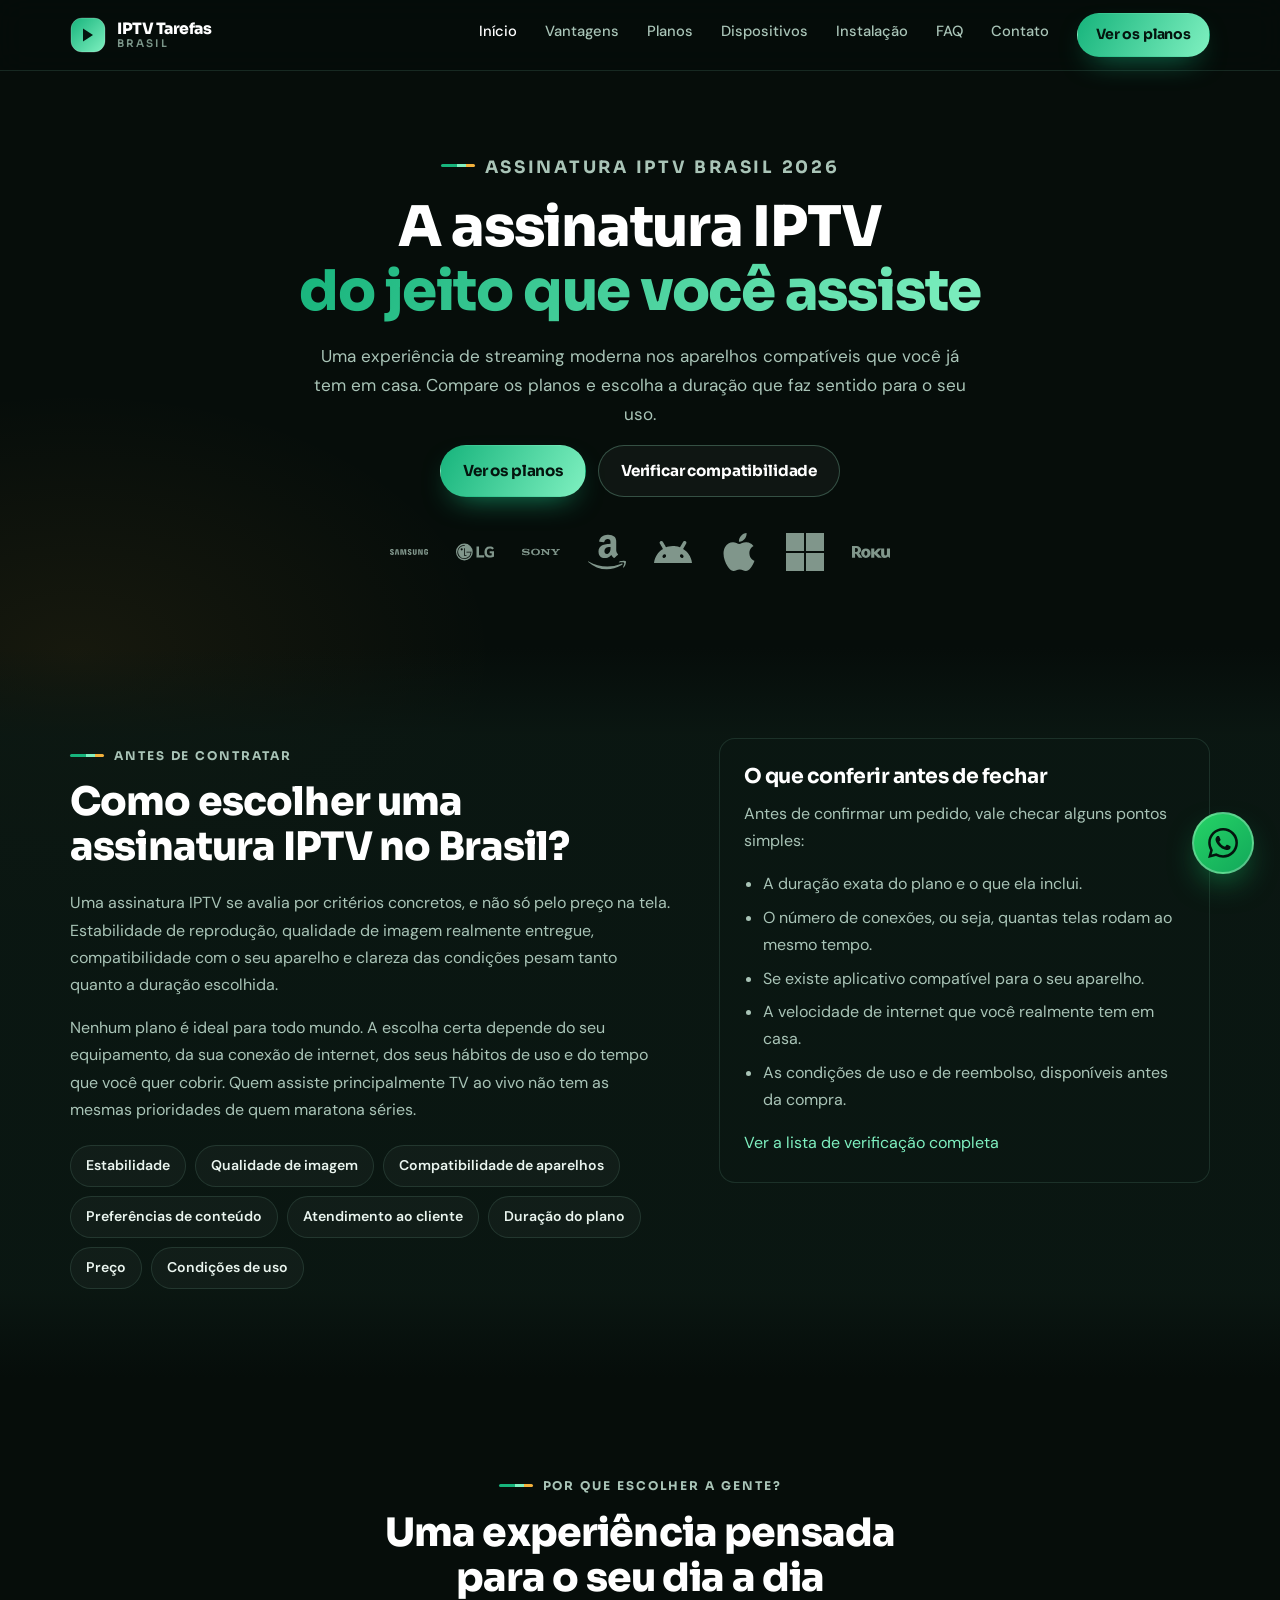
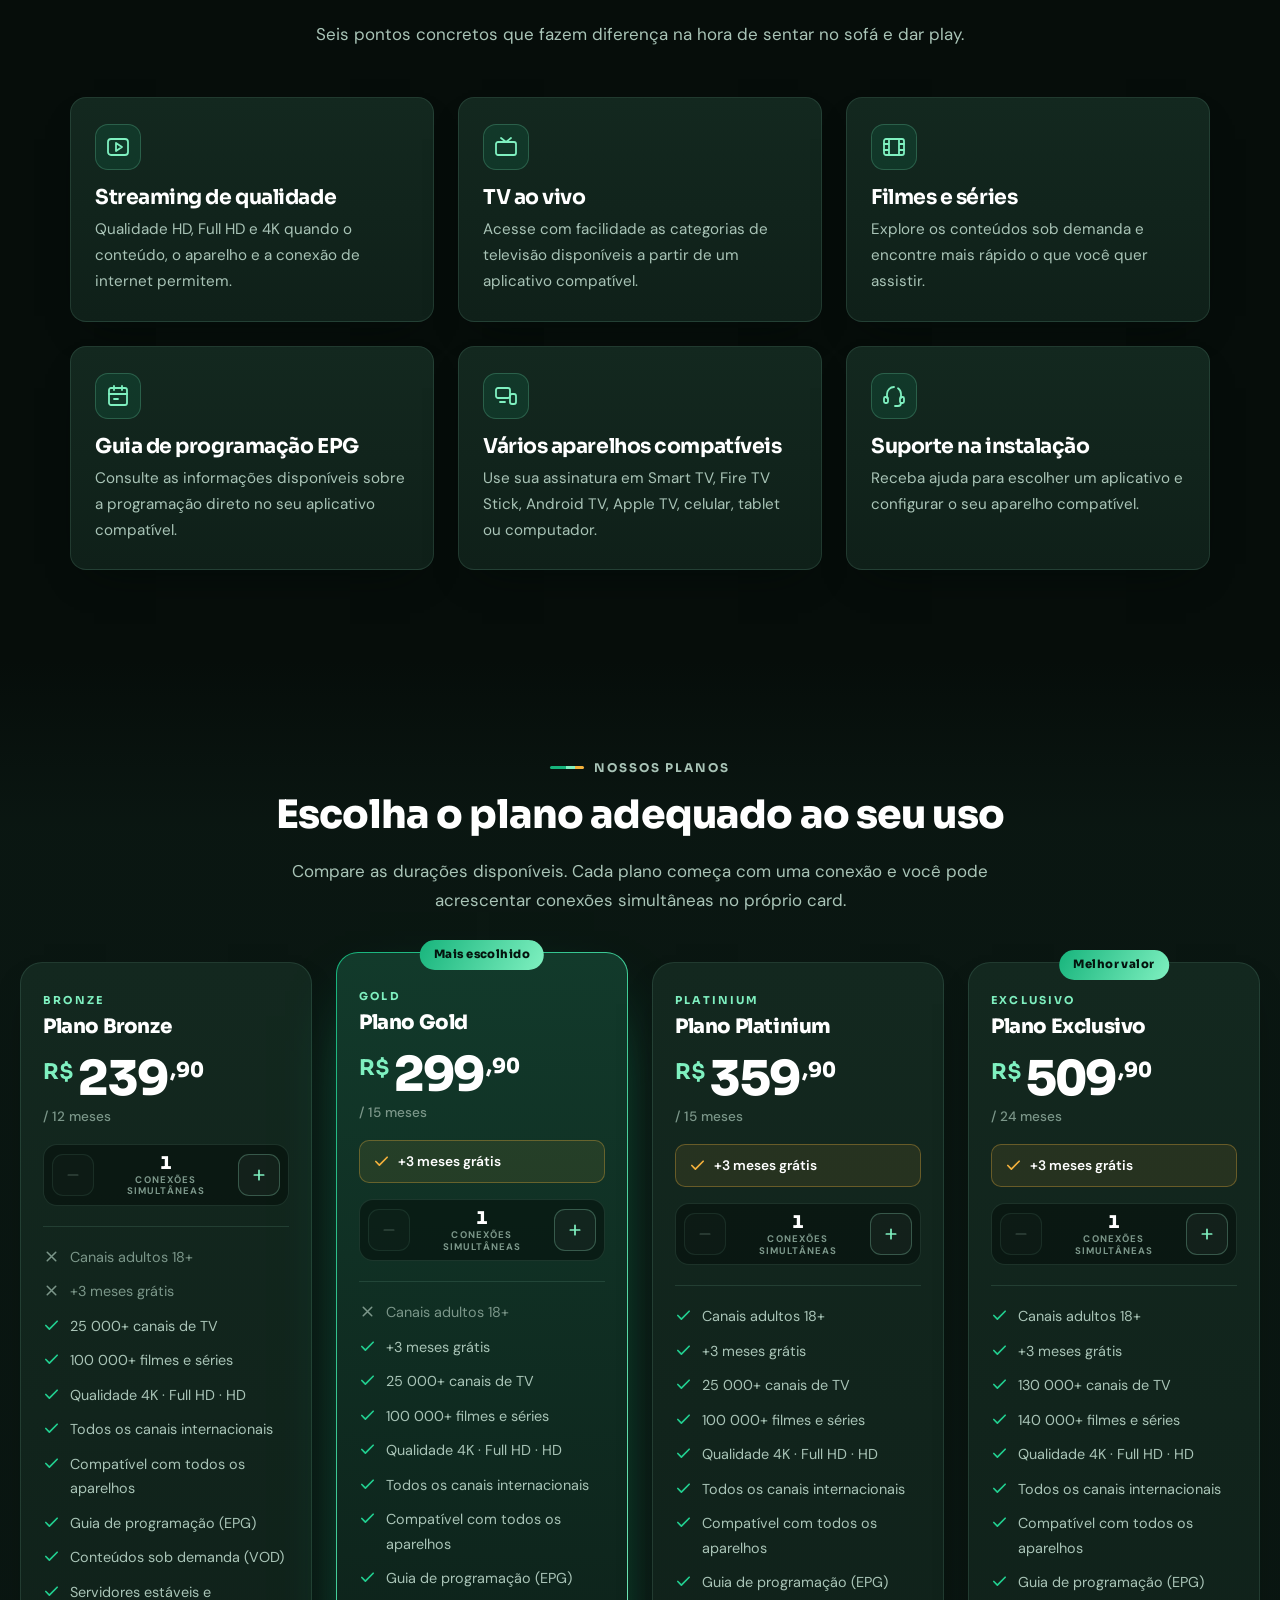
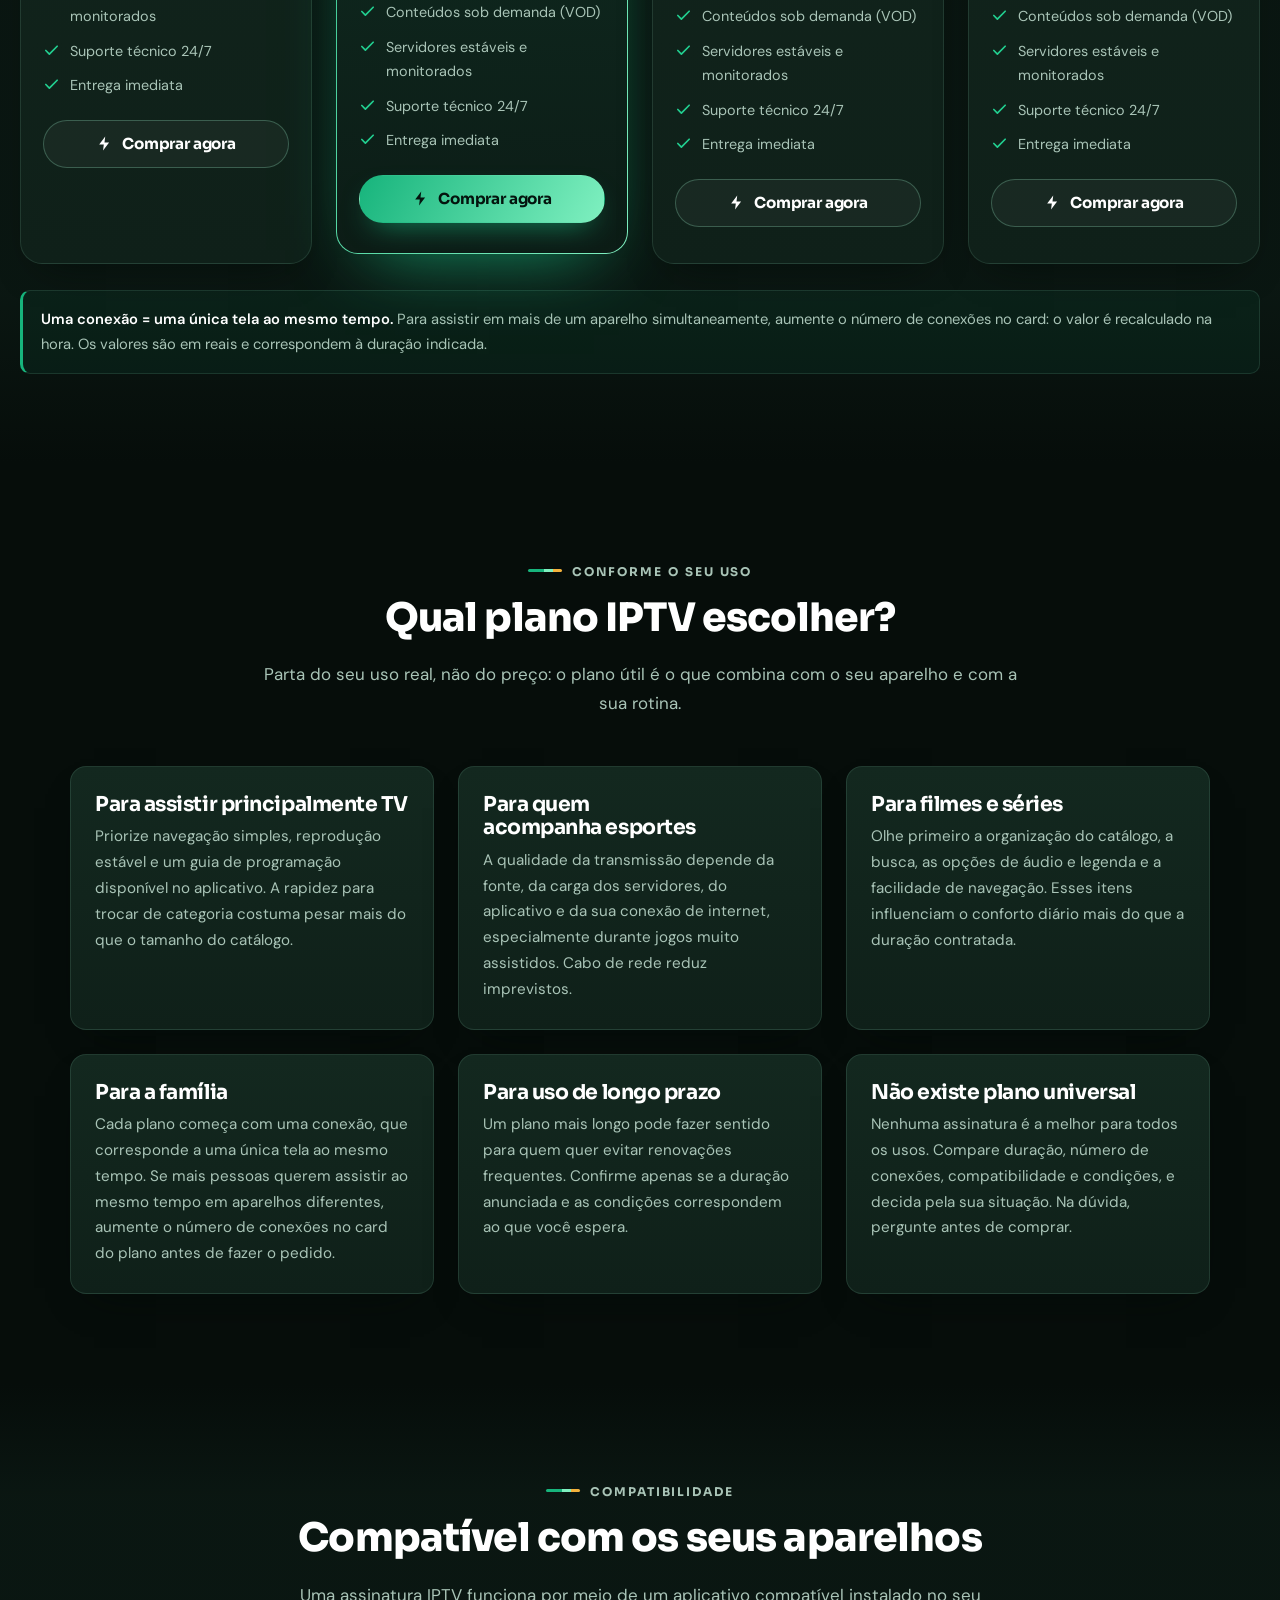
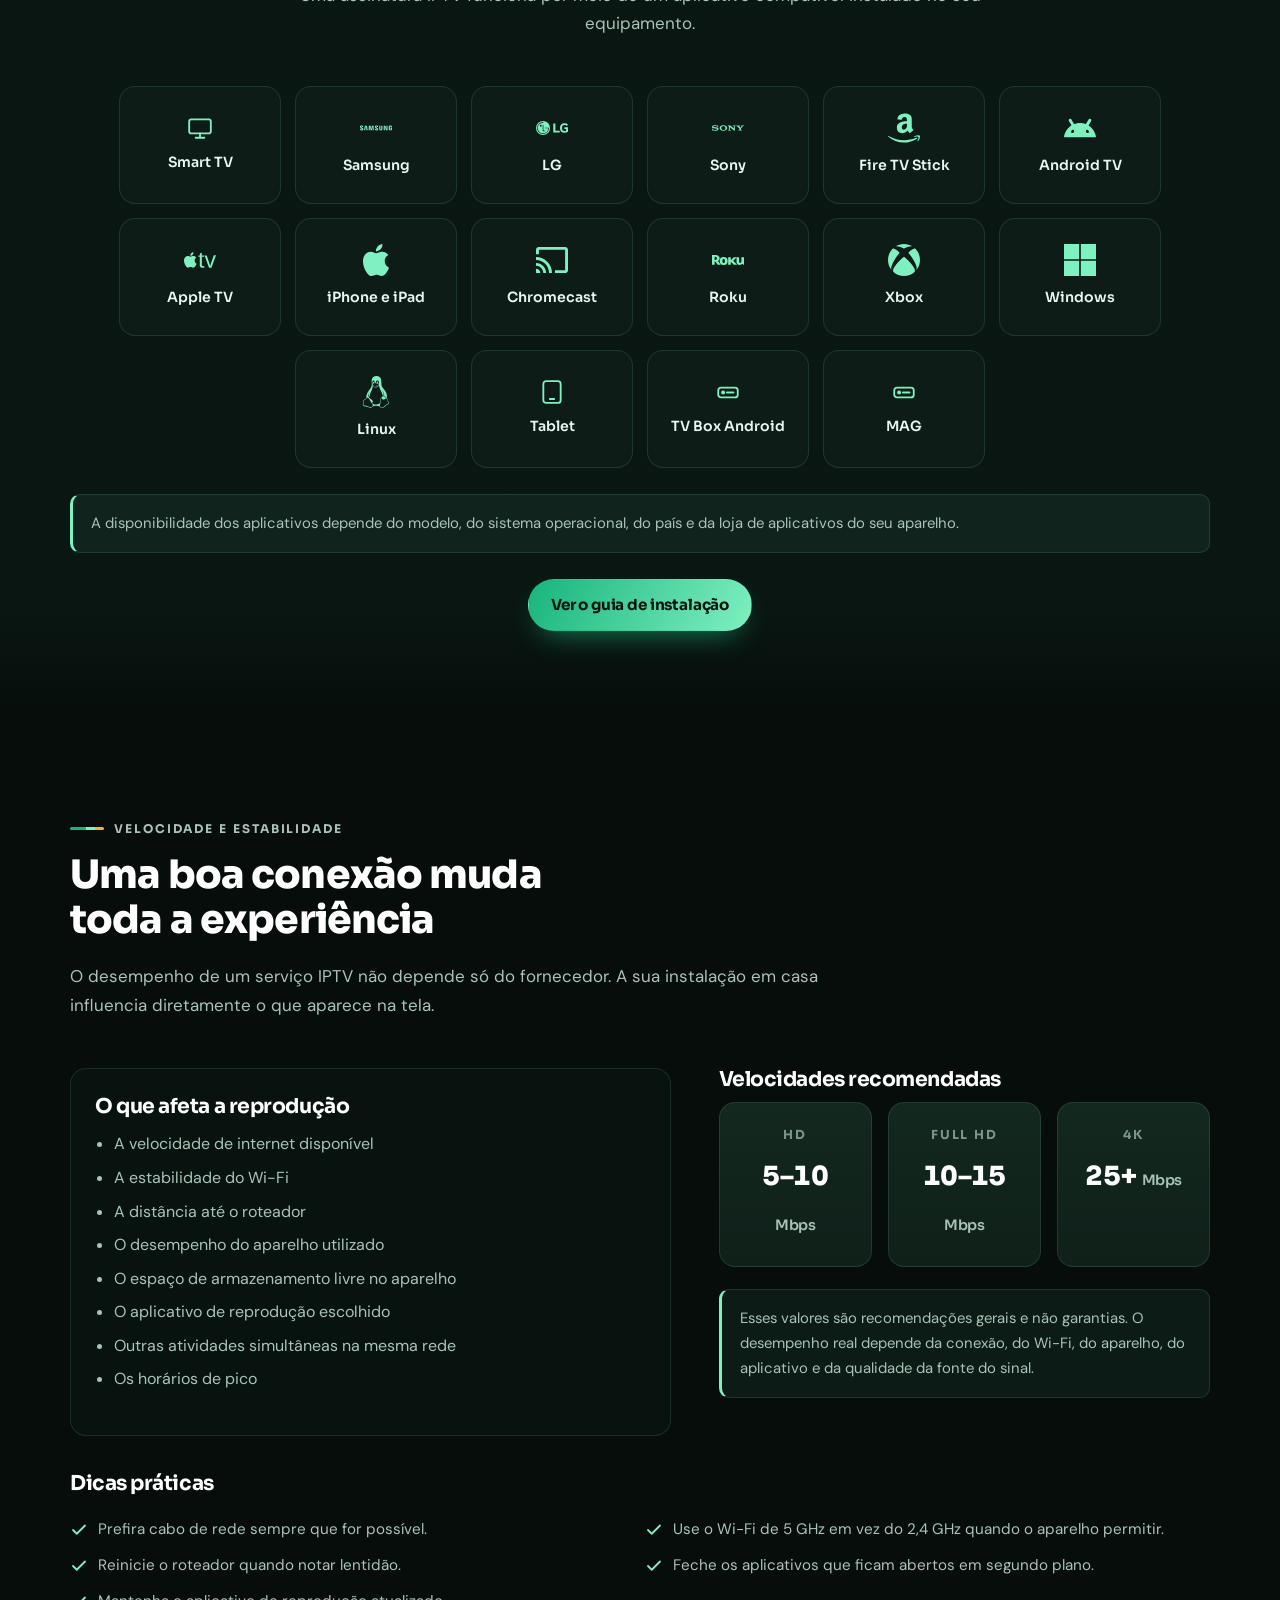
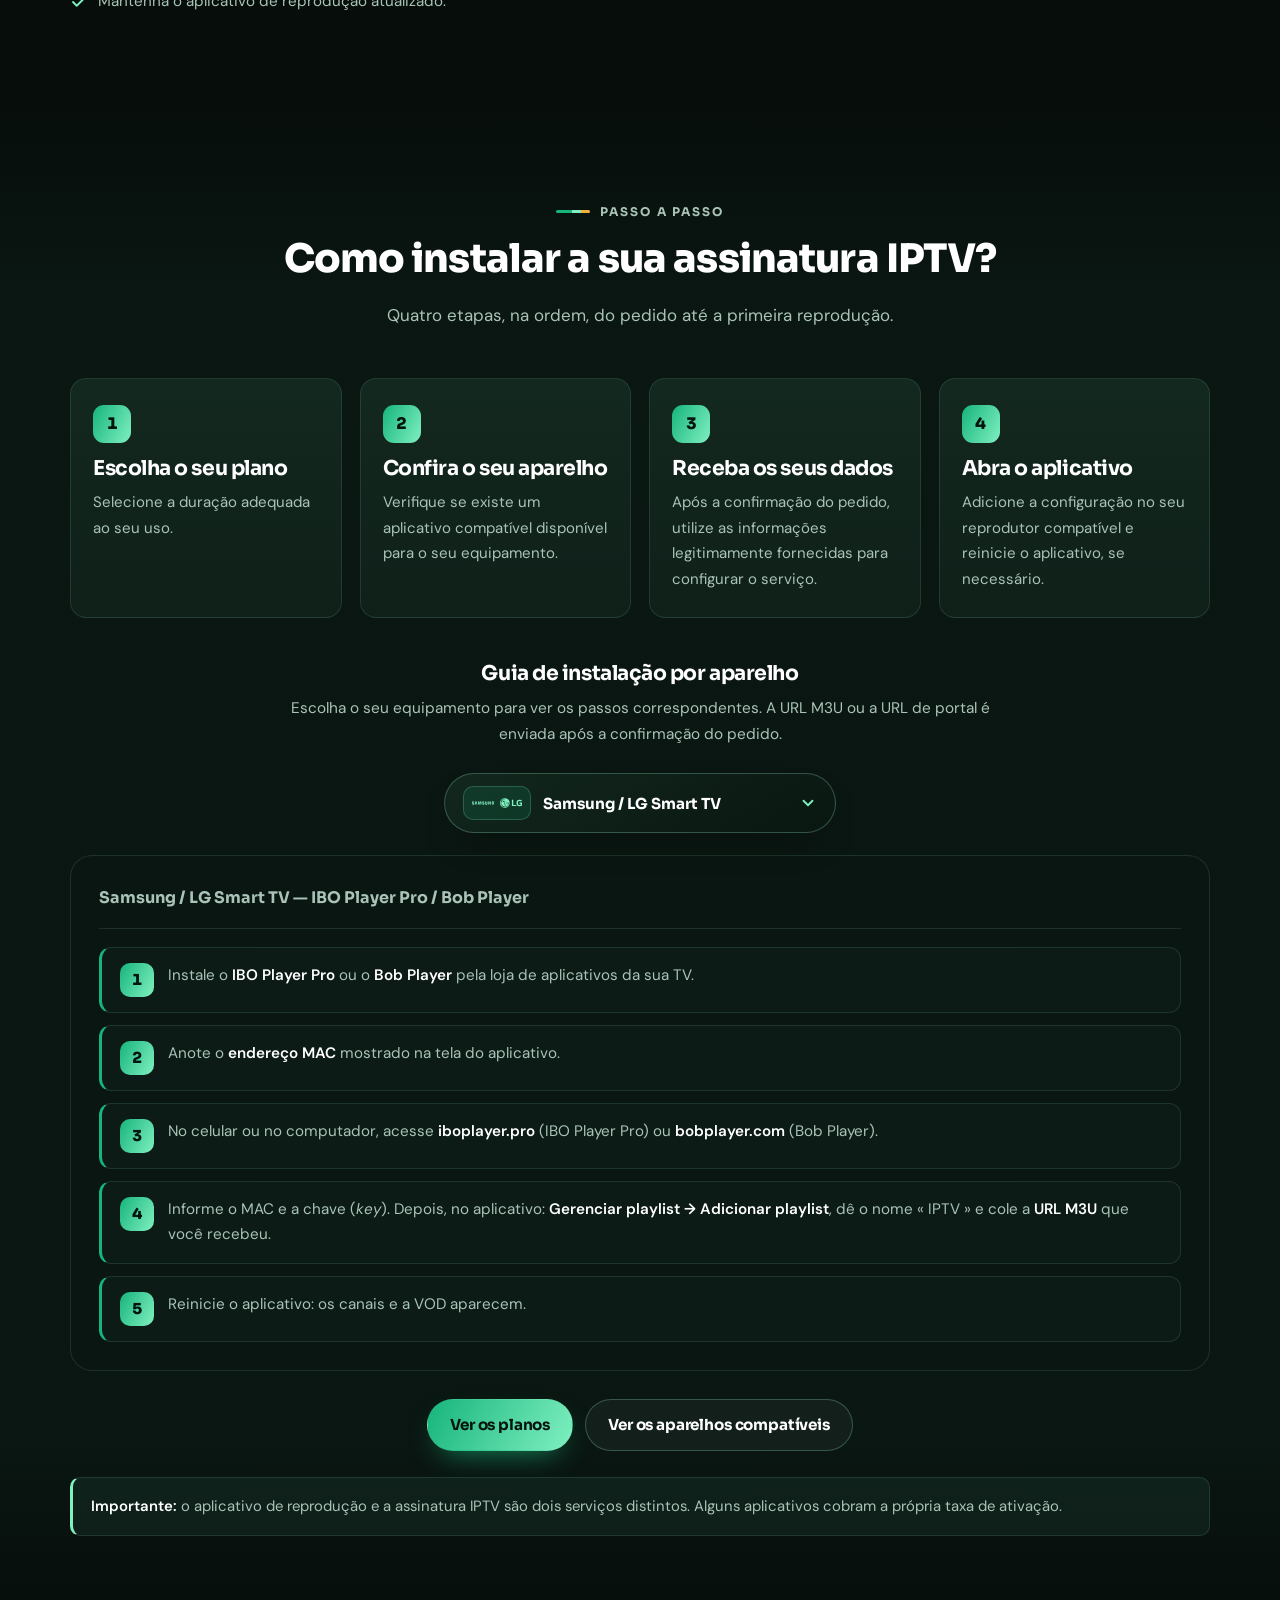
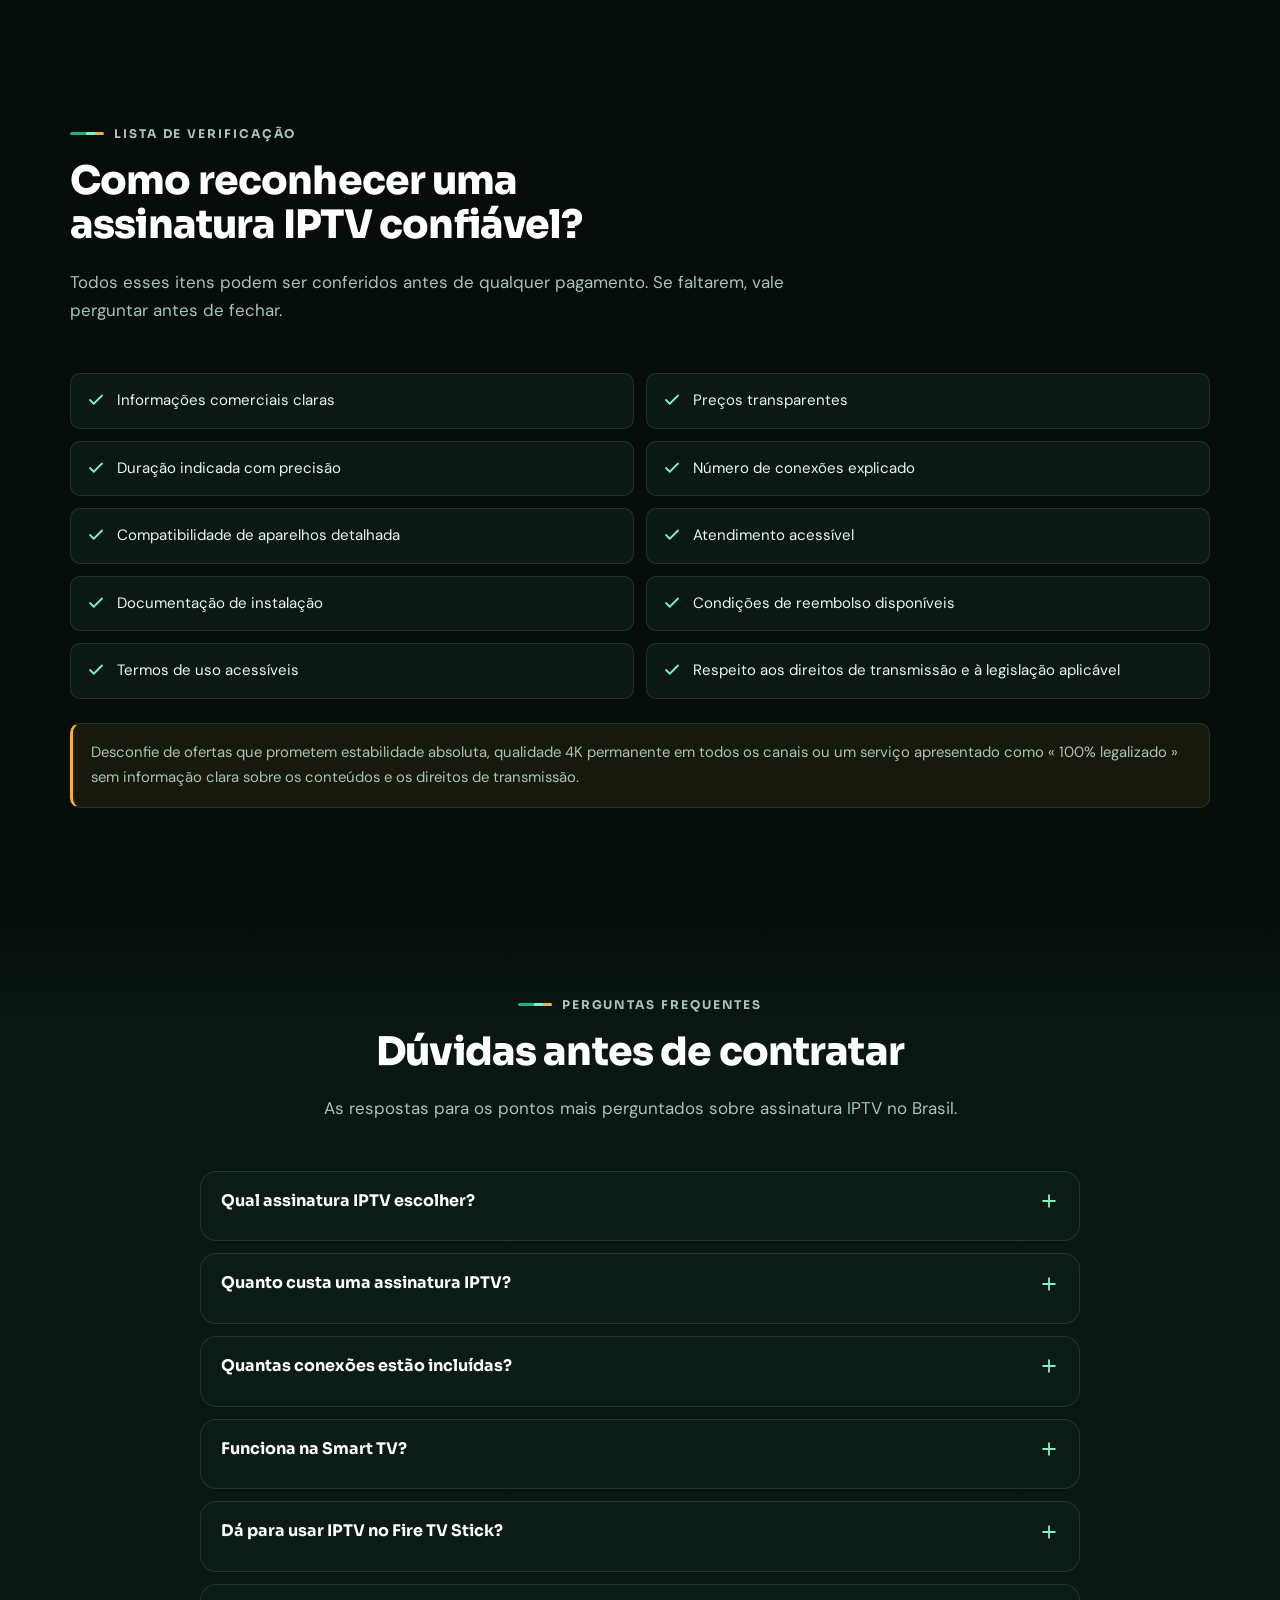
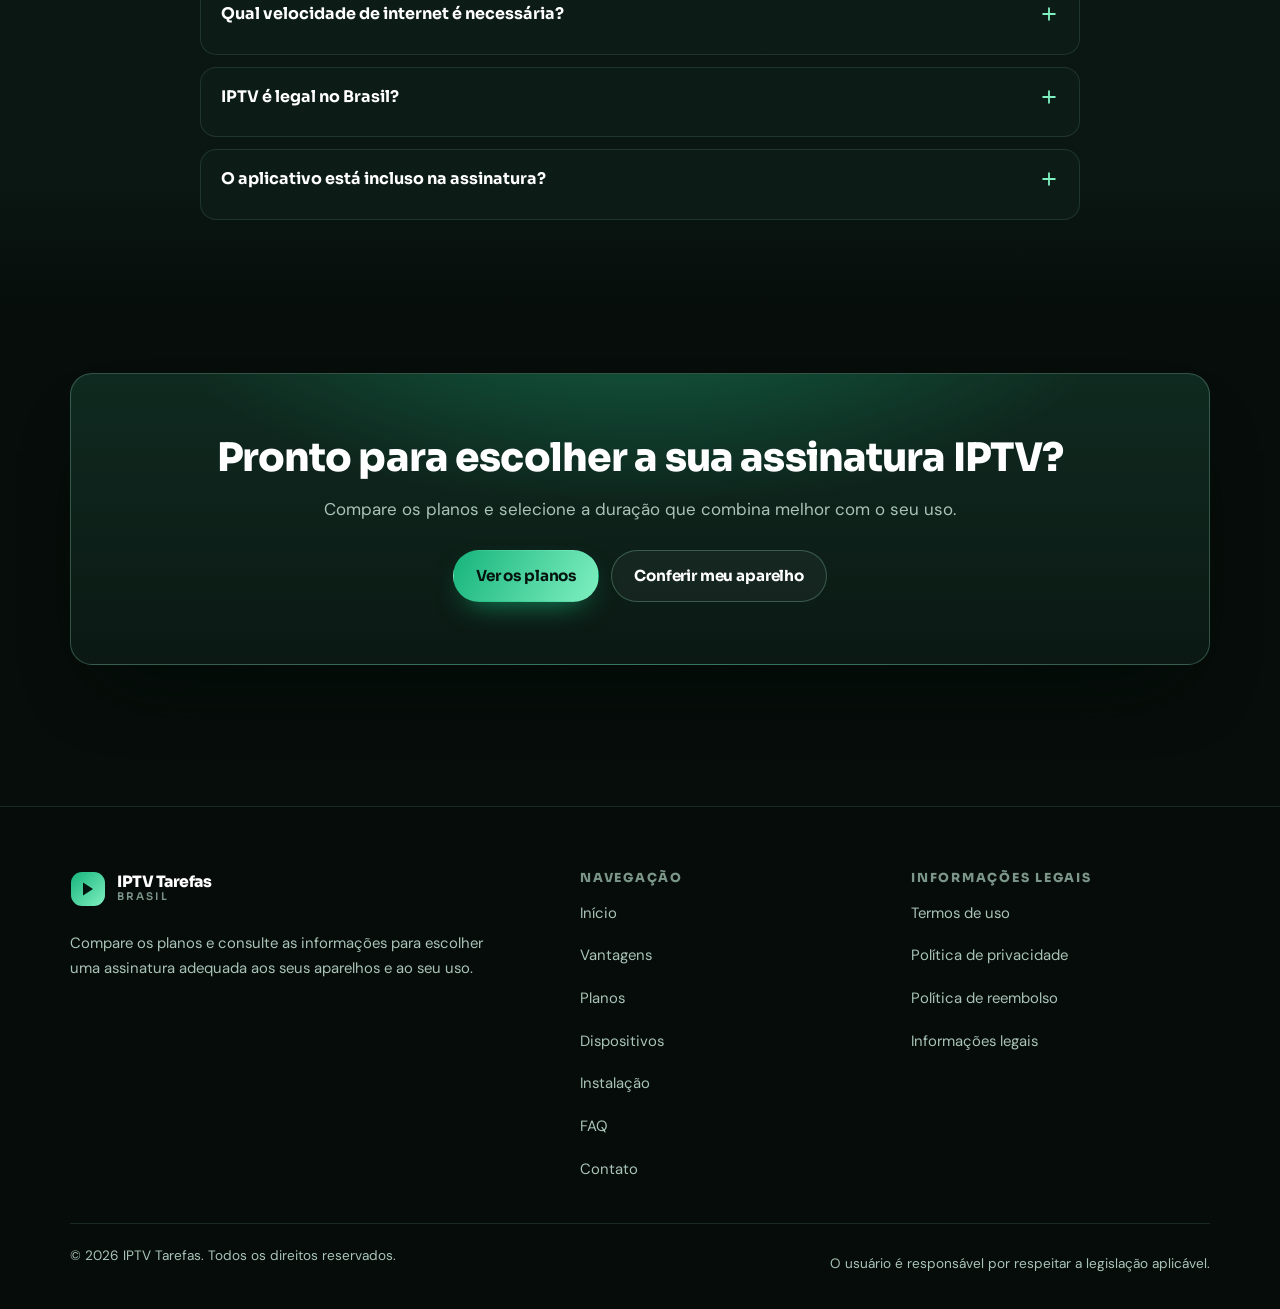
<file: index.html>
<!DOCTYPE html>
<html lang="pt-BR">
<head>
<meta charset="utf-8">
<meta name="viewport" content="width=device-width, initial-scale=1">
<title>Assinatura IPTV Brasil 2026 | Planos e Compatibilidade</title>
<meta name="description" content="Compare planos de assinatura IPTV no Brasil: durações de 12 a 24 meses, aparelhos compatíveis, velocidade recomendada e guia de instalação antes de contratar.">
<link rel="canonical" href="https://iptv-tarefas.online/">
<meta name="robots" content="index, follow, max-snippet:-1, max-image-preview:large">
<meta name="theme-color" content="#060d0a">
<meta name="author" content="IPTV Tarefas">

<meta property="og:type" content="website">
<meta property="og:locale" content="pt_BR">
<meta property="og:site_name" content="IPTV Tarefas">
<meta property="og:url" content="https://iptv-tarefas.online/">
<meta property="og:title" content="Assinatura IPTV Brasil 2026 | Planos e Compatibilidade">
<meta property="og:description" content="Compare planos de assinatura IPTV no Brasil: durações de 12 a 24 meses, aparelhos compatíveis, velocidade recomendada e guia de instalação.">
<meta property="og:image" content="https://iptv-tarefas.online/assets/img/og-image.png">
<meta property="og:image:width" content="1200">
<meta property="og:image:height" content="630">
<meta property="og:image:alt" content="IPTV Tarefas — comparativo de planos de assinatura IPTV">

<meta name="twitter:card" content="summary_large_image">
<meta name="twitter:title" content="Assinatura IPTV Brasil 2026 | Planos e Compatibilidade">
<meta name="twitter:description" content="Compare planos de assinatura IPTV no Brasil: durações, aparelhos compatíveis e guia de instalação.">
<meta name="twitter:image" content="https://iptv-tarefas.online/assets/img/og-image.png">

<link rel="icon" href="assets/img/favicon.ico" sizes="32x32">
<link rel="icon" href="assets/img/favicon.svg" type="image/svg+xml">
<link rel="apple-touch-icon" href="assets/img/apple-touch-icon.png">
<link rel="manifest" href="site.webmanifest">

<link rel="preconnect" href="https://fonts.googleapis.com">
<link rel="preconnect" href="https://fonts.gstatic.com" crossorigin>
<link rel="preload" as="style" href="https://fonts.googleapis.com/css2?family=DM+Sans:wght@400;500;600&family=Sora:wght@700;800&display=swap">
<link rel="stylesheet" href="https://fonts.googleapis.com/css2?family=DM+Sans:wght@400;500;600&family=Sora:wght@700;800&display=swap" media="print" onload="this.media='all'">
<noscript><link rel="stylesheet" href="https://fonts.googleapis.com/css2?family=DM+Sans:wght@400;500;600&family=Sora:wght@700;800&display=swap"></noscript>
<link rel="stylesheet" href="assets/css/styles.css">
<!-- WA-ORDER --><script src="/wa-order.js?v=9"></script></head>
<body>
<a class="skip-link" href="#conteudo">Ir para o conteúdo principal</a>

<header class="header">
  <div class="wrap header__inner">
    <a class="logo" href="#inicio" aria-label="IPTV Tarefas — voltar ao topo da página inicial">
      <svg class="logo__mark" width="36" height="36" viewBox="0 0 36 36" fill="none" aria-hidden="true">
        <rect x="1" y="1" width="34" height="34" rx="11" fill="url(#lg)"/>
        <rect x="1" y="1" width="34" height="34" rx="11" stroke="rgba(255,255,255,.22)"/>
        <path d="M13 11.5v13l10-6.5z" fill="#04140e"/>
        <defs>
          <linearGradient id="lg" x1="1" y1="1" x2="35" y2="35" gradientUnits="userSpaceOnUse">
            <stop stop-color="#17b47c"/><stop offset="1" stop-color="#7ff0c0"/>
          </linearGradient>
        </defs>
      </svg>
      <span class="logo__text">IPTV Tarefas<small>Brasil</small></span>
    </a>

    <nav class="nav" aria-label="Navegação principal">
      <ul class="nav__list">
        <li><a class="nav__link" href="#inicio">Início</a></li>
        <li><a class="nav__link" href="#vantagens">Vantagens</a></li>
        <li><a class="nav__link" href="#planos">Planos</a></li>
        <li><a class="nav__link" href="#dispositivos">Dispositivos</a></li>
        <li><a class="nav__link" href="#instalacao">Instalação</a></li>
        <li><a class="nav__link" href="#faq">FAQ</a></li>
        <li><a class="nav__link" href="#" data-whatsapp>Contato</a></li>
      </ul>
    </nav>

    <a class="btn btn--primary btn--sm header__cta" href="#planos">Ver os planos</a>

    <button class="burger" type="button" data-burger aria-expanded="false" aria-controls="mobile-nav">
      <span class="burger__bars" aria-hidden="true"></span>
      <span class="sr-only">Abrir ou fechar o menu de navegação</span>
    </button>
  </div>

  <div class="mobile-nav" id="mobile-nav">
    <div class="wrap">
      <ul class="mobile-nav__list">
        <li><a class="mobile-nav__link" href="#inicio">Início</a></li>
        <li><a class="mobile-nav__link" href="#vantagens">Vantagens</a></li>
        <li><a class="mobile-nav__link" href="#planos">Planos</a></li>
        <li><a class="mobile-nav__link" href="#dispositivos">Dispositivos</a></li>
        <li><a class="mobile-nav__link" href="#instalacao">Instalação</a></li>
        <li><a class="mobile-nav__link" href="#faq">FAQ</a></li>
        <li><a class="mobile-nav__link" href="#" data-whatsapp>Contato</a></li>
      </ul>
      <a class="btn btn--primary btn--full" href="#planos">Ver os planos</a>
    </div>
  </div>
</header>

<main id="conteudo">

  <!-- ============ HERO ============ -->
  <section class="hero hero--texto" id="inicio" aria-labelledby="hero-titulo">
    <div class="wrap hero__grid">
      <div class="hero__text">
        <p class="eyebrow">Assinatura IPTV Brasil 2026</p>
        <h1 id="hero-titulo">A assinatura IPTV <span class="grad-text">do jeito que você assiste</span></h1>
        <p>Uma experiência de streaming moderna nos aparelhos compatíveis que você já tem em casa. Compare os planos e escolha a duração que faz sentido para o seu uso.</p>


        <div class="btn-row">
          <a class="btn btn--primary" href="#planos">Ver os planos</a>
          <a class="btn btn--ghost" href="#dispositivos">Verificar compatibilidade</a>
        </div>

        <div class="hero__marcas">
          <span class="sr-only">Compatível com Samsung, LG, Sony, Amazon, Android, Apple, Windows, Roku e outros aparelhos.</span>
          <svg viewBox="0 0 24 24" aria-hidden="true"><path fill="currentColor" d="M19.8166 10.2808l.0459 2.6934h-.023l-.7793-2.6934h-1.2837v3.3925h.8481l-.0458-2.785h.023l.8366 2.785h1.2264v-3.3925zm-16.149 0l-.6418 3.427h.9284l.4699-3.1175h.0229l.4585 3.1174h.9169l-.6304-3.4269zm5.1805 0l-.424 2.6132h-.023l-.424-2.6132H6.5788l-.0688 3.427h.8596l.023-3.0832h.0114l.573 3.0831h.8711l.5731-3.083h.023l.0228 3.083h.8596l-.0802-3.4269zm-7.2664 2.4527c.0343.0802.0229.1949.0114.2522-.0229.1146-.1031.2292-.3324.2292-.2177 0-.3438-.126-.3438-.3095v-.3323H0v.2636c0 .7679.6074.9971 1.2493.9971.6189 0 1.1346-.2178 1.2149-.7794.0458-.298.0114-.4928 0-.5616-.1605-.722-1.467-.9283-1.5588-1.3295-.0114-.0688-.0114-.1375 0-.1834.023-.1146.1032-.2292.3095-.2292.2063 0 .321.126.321.3095v.2063h.8595v-.2407c0-.745-.6762-.8596-1.1576-.8596-.6074 0-1.1117.2063-1.2034.7564-.023.149-.0344.2866.0114.4585.1376.7106 1.364.9169 1.5358 1.3524m11.152 0c.0343.0803.0228.1834.0114.2522-.023.1146-.1032.2292-.3324.2292-.2178 0-.3438-.126-.3438-.3095v-.3323h-.917v.2636c0 .7564.596.9857 1.2379.9857.6189 0 1.1232-.2063 1.2034-.7794.0459-.298.0115-.4814 0-.5616-.1375-.7106-1.4327-.9284-1.5243-1.318-.0115-.0688-.0115-.1376 0-.1835.0229-.1146.1031-.2292.3094-.2292.1948 0 .321.126.321.3095v.2063h.848v-.2407c0-.745-.6647-.8596-1.146-.8596-.6075 0-1.1004.1948-1.192.7564-.023.149-.023.2866.0114.4585.1376.7106 1.341.9054 1.513 1.3524m2.8882.4585c.2407 0 .3094-.1605.3323-.2522.0115-.0343.0115-.0917.0115-.126v-2.533h.871v2.4642c0 .0688 0 .1948-.0114.2292-.0573.6419-.5616.8482-1.192.8482-.6303 0-1.1346-.2063-1.192-.8482 0-.0344-.0114-.1604-.0114-.2292v-2.4642h.871v2.533c0 .0458 0 .0916.0115.126 0 .0917.0688.2522.3095.2522m7.1518-.0344c.2522 0 .3324-.1605.3553-.2522.0115-.0343.0115-.0917.0115-.126v-.4929h-.3553v-.5043H24v.917c0 .0687 0 .1145-.0115.2292-.0573.6303-.596.8481-1.2034.8481-.6075 0-1.1461-.2178-1.2034-.8481-.0115-.1147-.0115-.1605-.0115-.2293v-1.444c0-.0574.0115-.172.0115-.2293.0802-.6419.596-.8482 1.2034-.8482s1.1347.2063 1.2034.8482c.0115.1031.0115.2292.0115.2292v.1146h-.8596v-.1948s0-.0803-.0115-.1261c-.0114-.0802-.0802-.2521-.3438-.2521-.2521 0-.321.1604-.3438.2521-.0115.0458-.0115.1032-.0115.1605v1.5702c0 .0458 0 .0916.0115.126 0 .0917.0917.2522.3323.2522"/></svg>
          <svg viewBox="0 0 24 24" aria-hidden="true"><path fill="currentColor" d="M14.522 14.078h3.27v1.33h-4.847v-6.83h1.577v5.5zm6.74-1.274h1.284v1.195c-.236.09-.698.18-1.137.18-1.42 0-1.893-.721-1.893-2.186 0-1.398.45-2.221 1.869-2.221.791 0 1.24.248 1.612.722l.982-.903c-.6-.855-1.646-1.114-2.629-1.114-2.208 0-3.368 1.205-3.368 3.504 0 2.288 1.047 3.528 3.358 3.528 1.06 0 2.096-.27 2.66-.665V11.53h-2.739v1.274zM5.291 6.709a5.29 5.29 0 1 1 0 10.582 5.291 5.291 0 1 1 0-10.582m3.16 8.457a4.445 4.445 0 0 0 1.31-3.161v-.242l-.22.001H6.596v.494h2.662l-.001.015a3.985 3.985 0 0 1-3.965 3.708 3.95 3.95 0 0 1-2.811-1.165 3.952 3.952 0 0 1-1.164-2.811c0-1.061.414-2.059 1.164-2.81a3.951 3.951 0 0 1 2.81-1.164l.252.003v-.495l-.251-.003a4.475 4.475 0 0 0-4.47 4.469c0 1.194.465 2.316 1.309 3.161a4.444 4.444 0 0 0 3.16 1.31 4.444 4.444 0 0 0 3.162-1.31m-2.91-1.297V9.644H5.04v4.72h1.556v-.495H5.543zm-1.265-3.552a.676.676 0 1 0-.675.674.676.676 0 0 0 .675-.674"/></svg>
          <svg viewBox="0 0 24 24" aria-hidden="true"><path fill="currentColor" d="M8.5505 9.8881c.921 0 1.6574.2303 2.2209.7423.3848.3485.5999.8454.5939 1.3665a1.9081 1.9081 0 0 1-.5939 1.3726c-.5272.4848-1.3483.7423-2.221.7423-.8725 0-1.6785-.2575-2.2148-.7423-.3908-.3485-.609-.8484-.603-1.3726 0-.518.2182-1.015.603-1.3665.5-.4545 1.3847-.7423 2.2149-.7423zm.003 3.6692c.4606 0 .8878-.1606 1.1878-.4575.2999-.2999.4332-.6605.4332-1.1029 0-.4242-.1484-.821-.4333-1.1029-.2938-.2908-.7332-.4545-1.1877-.4545s-.8938.1637-1.1907.4545c-.2848.2818-.4333.6787-.4333 1.103-.006.409.1485.806.4333 1.1029.2969.2939.7332.4575 1.1907.4575zm-4.8418-1.9665c.1605.0424.315.094.4666.1636a1.352 1.352 0 0 1 .3787.2576c.197.206.309.4817.306.7665a.9643.9643 0 0 1-.3787.7788 2.0662 2.0662 0 0 1-.709.3485 3.7231 3.7231 0 0 1-1.1938.1697c-.352 0-.5467-.0406-.8138-.0962l-.077-.016c-.294-.0666-.5817-.1575-.8575-.2787a.0695.0695 0 0 0-.0424-.0121c-.0454 0-.0818.0394-.0818.0848v.203H.1212v-1.4786h.5242a.7559.7559 0 0 0 .1363.418c.2121.2607.4394.3607.6575.4395.3666.1212.7514.1848 1.1362.1969.5526 0 .8756-.134.9455-.163l.009-.0037.0062-.0023c.0616-.0226.3119-.1143.3119-.3916 0-.2743-.2338-.334-.387-.373l-.022-.0058c-.1708-.046-.562-.0872-.9897-.1323l-.1526-.016c-.4848-.0515-.9696-.1273-1.1968-.1758-.4977-.1097-.6942-.2917-.816-.4045l-.0082-.0076A1.0192 1.0192 0 0 1 0 11.1608c0-.497.3394-.797.7575-.9817.4454-.2.9756-.288 1.4392-.288.8211.0031 1.4877.2697 1.727.394.097.0515.1455-.0121.1455-.0606v-.1484h.5272v1.2876h-.4727a.9056.9056 0 0 0-.2939-.4909 1.289 1.289 0 0 0-.297-.1787c-.3968-.1667-.821-.2515-1.2513-.2455-.4423 0-.8665.085-1.0786.2153-.1333.0818-.2.1848-.2.306 0 .1727.1454.2424.2182.2636.1967.0597.6328.103.972.1369.0736.0073.1426.0142.2036.0206.3272.0334 1.012.1243 1.315.2zm18.1673-.9966v-.4787H24v.4696h-.4757c-.1727 0-.2424.0334-.3727.1788l-1.4271 1.63a.098.098 0 0 0-.0182.0698v.7423a1.106 1.106 0 0 0 .0121.103.1496.1496 0 0 0 .1.0909.9368.9368 0 0 0 .1303.009h.4848v.4698h-2.5724v-.4697h.4606a.9343.9343 0 0 0 .1302-.0091.1627.1627 0 0 0 .1031-.091.5626.5626 0 0 0 .009-.1v-.7422c0-.0242 0-.0242-.0333-.0636a606.7592 606.7592 0 0 0-1.4119-1.6028c-.0758-.0788-.2061-.2061-.406-.2061h-.4576v-.4696h2.5876v.4696h-.3121c-.0697 0-.1182.0697-.0576.1455 0 0 .8696 1.0392.8787 1.0513.0091.0122.0152.0122.0273.003.0121-.009.8938-1.0453.8999-1.0543a.0912.0912 0 0 0-.0182-.1273.1095.1095 0 0 0-.0606-.0182zm-6.284-.0031h.4848c.2212 0 .2606.0848.2636.2909l.0273 1.5664-2.5815-2.324H11.944v.4697h.412c.297 0 .3182.1636.3182.309v2.2138c.0004.1285.0009.295-.1818.295h-.506v.4667h2.1634v-.4697h-.5273c-.212 0-.2211-.097-.2242-.303v-1.8816l2.9724 2.6511h.7575l-.0394-2.9966c.003-.218.0182-.2908.2424-.2908h.4726v-.4697H15.595Z"/></svg>
          <svg viewBox="0 0 24 24" aria-hidden="true"><path fill="currentColor" d="M.045 18.02c.072-.116.187-.124.348-.022 3.636 2.11 7.594 3.166 11.87 3.166 2.852 0 5.668-.533 8.447-1.595l.315-.14c.138-.06.234-.1.293-.13.226-.088.39-.046.525.13.12.174.09.336-.12.48-.256.19-.6.41-1.006.654-1.244.743-2.64 1.316-4.185 1.726a17.617 17.617 0 01-10.951-.577 17.88 17.88 0 01-5.43-3.35c-.1-.074-.151-.15-.151-.22 0-.047.021-.09.051-.13zm6.565-6.218c0-1.005.247-1.863.743-2.577.495-.71 1.17-1.25 2.04-1.615.796-.335 1.756-.575 2.912-.72.39-.046 1.033-.103 1.92-.174v-.37c0-.93-.105-1.558-.3-1.875-.302-.43-.78-.65-1.44-.65h-.182c-.48.046-.896.196-1.246.46-.35.27-.575.63-.675 1.096-.06.3-.206.465-.435.51l-2.52-.315c-.248-.06-.372-.18-.372-.39 0-.046.007-.09.022-.15.247-1.29.855-2.25 1.82-2.88.976-.616 2.1-.975 3.39-1.05h.54c1.65 0 2.957.434 3.888 1.29.135.15.27.3.405.48.12.165.224.314.283.45.075.134.15.33.195.57.06.254.105.42.135.51.03.104.062.3.076.615.01.313.02.493.02.553v5.28c0 .376.06.72.165 1.036.105.313.21.54.315.674l.51.674c.09.136.136.256.136.36 0 .12-.06.226-.18.314-1.2 1.05-1.86 1.62-1.963 1.71-.165.135-.375.15-.63.045a6.062 6.062 0 01-.526-.496l-.31-.347a9.391 9.391 0 01-.317-.42l-.3-.435c-.81.886-1.603 1.44-2.4 1.665-.494.15-1.093.227-1.83.227-1.11 0-2.04-.343-2.76-1.034-.72-.69-1.08-1.665-1.08-2.94l-.05-.076zm3.753-.438c0 .566.14 1.02.425 1.364.285.34.675.512 1.155.512.045 0 .106-.007.195-.02.09-.016.134-.023.166-.023.614-.16 1.08-.553 1.424-1.178.165-.28.285-.58.36-.91.09-.32.12-.59.135-.8.015-.195.015-.54.015-1.005v-.54c-.84 0-1.484.06-1.92.18-1.275.36-1.92 1.17-1.92 2.43l-.035-.02zm9.162 7.027c.03-.06.075-.11.132-.17.362-.243.714-.41 1.05-.5a8.094 8.094 0 011.612-.24c.14-.012.28 0 .41.03.65.06 1.05.168 1.172.33.063.09.099.228.099.39v.15c0 .51-.149 1.11-.424 1.8-.278.69-.664 1.248-1.156 1.68-.073.06-.14.09-.197.09-.03 0-.06 0-.09-.012-.09-.044-.107-.12-.064-.24.54-1.26.806-2.143.806-2.64 0-.15-.03-.27-.087-.344-.145-.166-.55-.257-1.224-.257-.243 0-.533.016-.87.046-.363.045-.7.09-1 .135-.09 0-.148-.014-.18-.044-.03-.03-.036-.047-.02-.077 0-.017.006-.03.02-.063v-.06z"/></svg>
          <svg viewBox="0 0 24 24" aria-hidden="true"><path fill="currentColor" d="M18.4395 5.5586c-.675 1.1664-1.352 2.3318-2.0274 3.498-.0366-.0155-.0742-.0286-.1113-.043-1.8249-.6957-3.484-.8-4.42-.787-1.8551.0185-3.3544.4643-4.2597.8203-.084-.1494-1.7526-3.021-2.0215-3.4864a1.1451 1.1451 0 0 0-.1406-.1914c-.3312-.364-.9054-.4859-1.379-.203-.475.282-.7136.9361-.3886 1.5019 1.9466 3.3696-.0966-.2158 1.9473 3.3593.0172.031-.4946.2642-1.3926 1.0177C2.8987 12.176.452 14.772 0 18.9902h24c-.119-1.1108-.3686-2.099-.7461-3.0683-.7438-1.9118-1.8435-3.2928-2.7402-4.1836a12.1048 12.1048 0 0 0-2.1309-1.6875c.6594-1.122 1.312-2.2559 1.9649-3.3848.2077-.3615.1886-.7956-.0079-1.1191a1.1001 1.1001 0 0 0-.8515-.5332c-.5225-.0536-.9392.3128-1.0488.5449zm-.0391 8.461c.3944.5926.324 1.3306-.1563 1.6503-.4799.3197-1.188.0985-1.582-.4941-.3944-.5927-.324-1.3307.1563-1.6504.4727-.315 1.1812-.1086 1.582.4941zM7.207 13.5273c.4803.3197.5506 1.0577.1563 1.6504-.394.5926-1.1038.8138-1.584.4941-.48-.3197-.5503-1.0577-.1563-1.6504.4008-.6021 1.1087-.8106 1.584-.4941z"/></svg>
          <svg viewBox="0 0 24 24" aria-hidden="true"><path fill="currentColor" d="M12.152 6.896c-.948 0-2.415-1.078-3.96-1.04-2.04.027-3.91 1.183-4.961 3.014-2.117 3.675-.546 9.103 1.519 12.09 1.013 1.454 2.208 3.09 3.792 3.039 1.52-.065 2.09-.987 3.935-.987 1.831 0 2.35.987 3.96.948 1.637-.026 2.676-1.48 3.676-2.948 1.156-1.688 1.636-3.325 1.662-3.415-.039-.013-3.182-1.221-3.22-4.857-.026-3.04 2.48-4.494 2.597-4.559-1.429-2.09-3.623-2.324-4.39-2.376-2-.156-3.675 1.09-4.61 1.09zM15.53 3.83c.843-1.012 1.4-2.427 1.245-3.83-1.207.052-2.662.805-3.532 1.818-.78.896-1.454 2.338-1.273 3.714 1.338.104 2.715-.688 3.559-1.701"/></svg>
          <svg viewBox="0 0 24 24" aria-hidden="true"><path fill="currentColor" d="M0,0H11.377V11.372H0ZM12.623,0H24V11.372H12.623ZM0,12.623H11.377V24H0Zm12.623,0H24V24H12.623"/></svg>
          <svg viewBox="0 0 24 24" aria-hidden="true"><path fill="currentColor" d="M16.34 9.853l-2.254 2.254v-2.26H12.13v5.744h1.957v-2.33l2.353 2.33h2.46l-2.988-2.99 2.477-2.476v3.411c0 1.133.679 2.177 2.393 2.177.815 0 1.56-.462 1.922-.88l.88.759H24v-5.74h-1.951v3.718c-.22.384-.528.627-1.002.627-.482 0-.703-.286-.703-1.198V9.853zm-4.591 2.869A3.004 3.004 0 1 1 8.738 9.73a2.997 2.997 0 0 1 3.011 2.99m-3.011-1.57c-.518 0-.956.704-.956 1.572 0 .867.438 1.57.956 1.57.528 0 .968-.702.968-1.57 0-.869-.438-1.572-.968-1.572zm-2.206 4.447H4.313L2.55 13.153h-.594v2.44H0V8.26h2.8c1.616 0 2.935 1.1 2.935 2.45 0 .826-.505 1.562-1.273 2.013l2.07 2.875m-2.75-4.888A1.226 1.226 0 0 0 2.56 9.478h-.604v2.453h.605a1.225 1.225 0 0 0 1.22-1.221Z"/></svg>
        </div>
      </div>

    </div>
  </section>

  <!-- ============ COMO ESCOLHER ============ -->
  <section class="section section--alt" id="como-escolher" aria-labelledby="escolher-titulo">
    <div class="wrap split">
      <div>
        <p class="eyebrow">Antes de contratar</p>
        <h2 id="escolher-titulo">Como escolher uma assinatura IPTV no Brasil?</h2>
        <p>Uma assinatura IPTV se avalia por critérios concretos, e não só pelo preço na tela. Estabilidade de reprodução, qualidade de imagem realmente entregue, compatibilidade com o seu aparelho e clareza das condições pesam tanto quanto a duração escolhida.</p>
        <p>Nenhum plano é ideal para todo mundo. A escolha certa depende do seu equipamento, da sua conexão de internet, dos seus hábitos de uso e do tempo que você quer cobrir. Quem assiste principalmente TV ao vivo não tem as mesmas prioridades de quem maratona séries.</p>
        <ul class="criteria">
          <li>Estabilidade</li>
          <li>Qualidade de imagem</li>
          <li>Compatibilidade de aparelhos</li>
          <li>Preferências de conteúdo</li>
          <li>Atendimento ao cliente</li>
          <li>Duração do plano</li>
          <li>Preço</li>
          <li>Condições de uso</li>
        </ul>
      </div>

      <div class="panel">
        <h3>O que conferir antes de fechar</h3>
        <p>Antes de confirmar um pedido, vale checar alguns pontos simples:</p>
        <ul>
          <li>A duração exata do plano e o que ela inclui.</li>
          <li>O número de conexões, ou seja, quantas telas rodam ao mesmo tempo.</li>
          <li>Se existe aplicativo compatível para o seu aparelho.</li>
          <li>A velocidade de internet que você realmente tem em casa.</li>
          <li>As condições de uso e de reembolso, disponíveis antes da compra.</li>
        </ul>
        <p><a href="#confiabilidade">Ver a lista de verificação completa</a></p>
      </div>
    </div>
  </section>

  <!-- ============ VANTAGENS ============ -->
  <section class="section" id="vantagens" aria-labelledby="vantagens-titulo">
    <div class="wrap">
      <div class="section-head section-head--center">
        <p class="eyebrow">Por que escolher a gente?</p>
        <h2 id="vantagens-titulo">Uma experiência pensada para o seu dia a dia</h2>
        <p class="lead">Seis pontos concretos que fazem diferença na hora de sentar no sofá e dar play.</p>
      </div>

      <div class="grid grid--3">
        <article class="card">
          <span class="card__icon" aria-hidden="true">
            <svg width="24" height="24" viewBox="0 0 24 24" fill="none" stroke="currentColor" stroke-width="1.8" stroke-linecap="round" stroke-linejoin="round"><path d="m10 8 6 4-6 4z"/><rect x="2" y="4" width="20" height="16" rx="3"/></svg>
          </span>
          <h3>Streaming de qualidade</h3>
          <p>Qualidade HD, Full HD e 4K quando o conteúdo, o aparelho e a conexão de internet permitem.</p>
        </article>

        <article class="card">
          <span class="card__icon" aria-hidden="true">
            <svg width="24" height="24" viewBox="0 0 24 24" fill="none" stroke="currentColor" stroke-width="1.8" stroke-linecap="round" stroke-linejoin="round"><rect x="2" y="7" width="20" height="13" rx="2"/><path d="m7 3 5 4 5-4"/></svg>
          </span>
          <h3>TV ao vivo</h3>
          <p>Acesse com facilidade as categorias de televisão disponíveis a partir de um aplicativo compatível.</p>
        </article>

        <article class="card">
          <span class="card__icon" aria-hidden="true">
            <svg width="24" height="24" viewBox="0 0 24 24" fill="none" stroke="currentColor" stroke-width="1.8" stroke-linecap="round" stroke-linejoin="round"><rect x="2" y="4" width="20" height="16" rx="2"/><path d="M7 4v16M17 4v16M2 9h5M17 9h5M2 15h5M17 15h5"/></svg>
          </span>
          <h3>Filmes e séries</h3>
          <p>Explore os conteúdos sob demanda e encontre mais rápido o que você quer assistir.</p>
        </article>

        <article class="card">
          <span class="card__icon" aria-hidden="true">
            <svg width="24" height="24" viewBox="0 0 24 24" fill="none" stroke="currentColor" stroke-width="1.8" stroke-linecap="round" stroke-linejoin="round"><rect x="3" y="4" width="18" height="17" rx="2"/><path d="M8 2v4M16 2v4M3 10h18M8 15h4"/></svg>
          </span>
          <h3>Guia de programação EPG</h3>
          <p>Consulte as informações disponíveis sobre a programação direto no seu aplicativo compatível.</p>
        </article>

        <article class="card">
          <span class="card__icon" aria-hidden="true">
            <svg width="24" height="24" viewBox="0 0 24 24" fill="none" stroke="currentColor" stroke-width="1.8" stroke-linecap="round" stroke-linejoin="round"><rect x="2" y="4" width="14" height="10" rx="2"/><rect x="16" y="10" width="6" height="10" rx="2"/><path d="M6 18h5"/></svg>
          </span>
          <h3>Vários aparelhos compatíveis</h3>
          <p>Use sua assinatura em Smart TV, Fire TV Stick, Android TV, Apple TV, celular, tablet ou computador.</p>
        </article>

        <article class="card">
          <span class="card__icon" aria-hidden="true">
            <svg width="24" height="24" viewBox="0 0 24 24" fill="none" stroke="currentColor" stroke-width="1.8" stroke-linecap="round" stroke-linejoin="round"><path d="M12 3a7 7 0 0 0-7 7v4"/><path d="M19 14v-4a7 7 0 0 0-3-5.7"/><rect x="2" y="13" width="4" height="6" rx="1.5"/><rect x="18" y="13" width="4" height="6" rx="1.5"/><path d="M19 19a3 3 0 0 1-3 3h-3"/></svg>
          </span>
          <h3>Suporte na instalação</h3>
          <p>Receba ajuda para escolher um aplicativo e configurar o seu aparelho compatível.</p>
        </article>
      </div>
    </div>
  </section>

  <!-- ============ PLANOS ============ -->
  <section class="section section--alt" id="planos" aria-labelledby="planos-titulo">
    <div class="wrap wrap--wide">
      <div class="section-head section-head--center">
        <p class="eyebrow">Nossos planos</p>
        <h2 id="planos-titulo">Escolha o plano adequado ao seu uso</h2>
        <p class="lead">Compare as durações disponíveis. Cada plano começa com uma conexão e você pode acrescentar conexões simultâneas no próprio card.</p>
      </div>

      <div class="plans">
        <article class="plan" data-plan-card="bronze" aria-labelledby="plano-bronze">
          <p class="plan__tier">BRONZE</p>
          <h3 class="plan__name" id="plano-bronze">Plano Bronze</h3>

          <p class="plan__price">
            <span class="plan__cur">R$</span><span class="plan__int" data-preco-int="bronze">239</span><span class="plan__dec" data-preco-dec="bronze">,90</span>
          </p>
          <p class="plan__duration">/ 12 meses</p>


          <div class="stepper" data-stepper="bronze">
            <button class="stepper__btn" type="button" data-step="-1" aria-label="Remover uma conexão do Plano Bronze">
              <svg width="16" height="16" viewBox="0 0 24 24" fill="none" stroke="currentColor" stroke-width="2.6" stroke-linecap="round" aria-hidden="true"><path d="M5 12h14"/></svg>
            </button>
            <span class="stepper__val">
              <b data-conn aria-live="polite">1</b>
              <span>conexões simultâneas</span>
            </span>
            <button class="stepper__btn" type="button" data-step="1" aria-label="Adicionar uma conexão ao Plano Bronze">
              <svg width="16" height="16" viewBox="0 0 24 24" fill="none" stroke="currentColor" stroke-width="2.6" stroke-linecap="round" aria-hidden="true"><path d="M12 5v14M5 12h14"/></svg>
            </button>
          </div>

          <ul class="plan__list">
            <li class="is-off"><svg width="17" height="17" viewBox="0 0 24 24" fill="none" stroke="currentColor" stroke-width="2.2" stroke-linecap="round" aria-hidden="true"><path d="M6 6l12 12M18 6L6 18"/></svg><span>Canais adultos 18+</span></li>
            <li class="is-off"><svg width="17" height="17" viewBox="0 0 24 24" fill="none" stroke="currentColor" stroke-width="2.2" stroke-linecap="round" aria-hidden="true"><path d="M6 6l12 12M18 6L6 18"/></svg><span>+3 meses grátis</span></li>
            <li><svg width="17" height="17" viewBox="0 0 24 24" fill="none" stroke="currentColor" stroke-width="2.4" stroke-linecap="round" stroke-linejoin="round" aria-hidden="true"><path d="m4 12 5 5L20 6"/></svg><span>25 000+ canais de TV</span></li>
            <li><svg width="17" height="17" viewBox="0 0 24 24" fill="none" stroke="currentColor" stroke-width="2.4" stroke-linecap="round" stroke-linejoin="round" aria-hidden="true"><path d="m4 12 5 5L20 6"/></svg><span>100 000+ filmes e séries</span></li>
            <li><svg width="17" height="17" viewBox="0 0 24 24" fill="none" stroke="currentColor" stroke-width="2.4" stroke-linecap="round" stroke-linejoin="round" aria-hidden="true"><path d="m4 12 5 5L20 6"/></svg><span>Qualidade 4K · Full HD · HD</span></li>
            <li><svg width="17" height="17" viewBox="0 0 24 24" fill="none" stroke="currentColor" stroke-width="2.4" stroke-linecap="round" stroke-linejoin="round" aria-hidden="true"><path d="m4 12 5 5L20 6"/></svg><span>Todos os canais internacionais</span></li>
            <li><svg width="17" height="17" viewBox="0 0 24 24" fill="none" stroke="currentColor" stroke-width="2.4" stroke-linecap="round" stroke-linejoin="round" aria-hidden="true"><path d="m4 12 5 5L20 6"/></svg><span>Compatível com todos os aparelhos</span></li>
            <li><svg width="17" height="17" viewBox="0 0 24 24" fill="none" stroke="currentColor" stroke-width="2.4" stroke-linecap="round" stroke-linejoin="round" aria-hidden="true"><path d="m4 12 5 5L20 6"/></svg><span>Guia de programação (EPG)</span></li>
            <li><svg width="17" height="17" viewBox="0 0 24 24" fill="none" stroke="currentColor" stroke-width="2.4" stroke-linecap="round" stroke-linejoin="round" aria-hidden="true"><path d="m4 12 5 5L20 6"/></svg><span>Conteúdos sob demanda (VOD)</span></li>
            <li><svg width="17" height="17" viewBox="0 0 24 24" fill="none" stroke="currentColor" stroke-width="2.4" stroke-linecap="round" stroke-linejoin="round" aria-hidden="true"><path d="m4 12 5 5L20 6"/></svg><span>Servidores estáveis e monitorados</span></li>
            <li><svg width="17" height="17" viewBox="0 0 24 24" fill="none" stroke="currentColor" stroke-width="2.4" stroke-linecap="round" stroke-linejoin="round" aria-hidden="true"><path d="m4 12 5 5L20 6"/></svg><span>Suporte técnico 24/7</span></li>
            <li><svg width="17" height="17" viewBox="0 0 24 24" fill="none" stroke="currentColor" stroke-width="2.4" stroke-linecap="round" stroke-linejoin="round" aria-hidden="true"><path d="m4 12 5 5L20 6"/></svg><span>Entrega imediata</span></li>
          </ul>

          <button class="btn btn--ghost btn--full plan__cta" type="button" data-buy="bronze"><svg width="17" height="17" viewBox="0 0 24 24" fill="currentColor" aria-hidden="true"><path d="M13 2 4.5 13.5H11l-1 8.5 8.5-11.5H12z"/></svg><span>Comprar agora</span></button>
        </article>

        <article class="plan plan--featured" data-plan-card="gold" aria-labelledby="plano-gold">
          <span class="plan__badge">Mais escolhido</span>
          <p class="plan__tier">GOLD</p>
          <h3 class="plan__name" id="plano-gold">Plano Gold</h3>

          <p class="plan__price">
            <span class="plan__cur">R$</span><span class="plan__int" data-preco-int="gold">299</span><span class="plan__dec" data-preco-dec="gold">,90</span>
          </p>
          <p class="plan__duration">/ 15 meses</p>

          <p class="plan__bonus"><svg width="17" height="17" viewBox="0 0 24 24" fill="none" stroke="currentColor" stroke-width="2.4" stroke-linecap="round" stroke-linejoin="round" aria-hidden="true"><path d="m4 12 5 5L20 6"/></svg><span>+3 meses grátis</span></p>

          <div class="stepper" data-stepper="gold">
            <button class="stepper__btn" type="button" data-step="-1" aria-label="Remover uma conexão do Plano Gold">
              <svg width="16" height="16" viewBox="0 0 24 24" fill="none" stroke="currentColor" stroke-width="2.6" stroke-linecap="round" aria-hidden="true"><path d="M5 12h14"/></svg>
            </button>
            <span class="stepper__val">
              <b data-conn aria-live="polite">1</b>
              <span>conexões simultâneas</span>
            </span>
            <button class="stepper__btn" type="button" data-step="1" aria-label="Adicionar uma conexão ao Plano Gold">
              <svg width="16" height="16" viewBox="0 0 24 24" fill="none" stroke="currentColor" stroke-width="2.6" stroke-linecap="round" aria-hidden="true"><path d="M12 5v14M5 12h14"/></svg>
            </button>
          </div>

          <ul class="plan__list">
            <li class="is-off"><svg width="17" height="17" viewBox="0 0 24 24" fill="none" stroke="currentColor" stroke-width="2.2" stroke-linecap="round" aria-hidden="true"><path d="M6 6l12 12M18 6L6 18"/></svg><span>Canais adultos 18+</span></li>
            <li><svg width="17" height="17" viewBox="0 0 24 24" fill="none" stroke="currentColor" stroke-width="2.4" stroke-linecap="round" stroke-linejoin="round" aria-hidden="true"><path d="m4 12 5 5L20 6"/></svg><span>+3 meses grátis</span></li>
            <li><svg width="17" height="17" viewBox="0 0 24 24" fill="none" stroke="currentColor" stroke-width="2.4" stroke-linecap="round" stroke-linejoin="round" aria-hidden="true"><path d="m4 12 5 5L20 6"/></svg><span>25 000+ canais de TV</span></li>
            <li><svg width="17" height="17" viewBox="0 0 24 24" fill="none" stroke="currentColor" stroke-width="2.4" stroke-linecap="round" stroke-linejoin="round" aria-hidden="true"><path d="m4 12 5 5L20 6"/></svg><span>100 000+ filmes e séries</span></li>
            <li><svg width="17" height="17" viewBox="0 0 24 24" fill="none" stroke="currentColor" stroke-width="2.4" stroke-linecap="round" stroke-linejoin="round" aria-hidden="true"><path d="m4 12 5 5L20 6"/></svg><span>Qualidade 4K · Full HD · HD</span></li>
            <li><svg width="17" height="17" viewBox="0 0 24 24" fill="none" stroke="currentColor" stroke-width="2.4" stroke-linecap="round" stroke-linejoin="round" aria-hidden="true"><path d="m4 12 5 5L20 6"/></svg><span>Todos os canais internacionais</span></li>
            <li><svg width="17" height="17" viewBox="0 0 24 24" fill="none" stroke="currentColor" stroke-width="2.4" stroke-linecap="round" stroke-linejoin="round" aria-hidden="true"><path d="m4 12 5 5L20 6"/></svg><span>Compatível com todos os aparelhos</span></li>
            <li><svg width="17" height="17" viewBox="0 0 24 24" fill="none" stroke="currentColor" stroke-width="2.4" stroke-linecap="round" stroke-linejoin="round" aria-hidden="true"><path d="m4 12 5 5L20 6"/></svg><span>Guia de programação (EPG)</span></li>
            <li><svg width="17" height="17" viewBox="0 0 24 24" fill="none" stroke="currentColor" stroke-width="2.4" stroke-linecap="round" stroke-linejoin="round" aria-hidden="true"><path d="m4 12 5 5L20 6"/></svg><span>Conteúdos sob demanda (VOD)</span></li>
            <li><svg width="17" height="17" viewBox="0 0 24 24" fill="none" stroke="currentColor" stroke-width="2.4" stroke-linecap="round" stroke-linejoin="round" aria-hidden="true"><path d="m4 12 5 5L20 6"/></svg><span>Servidores estáveis e monitorados</span></li>
            <li><svg width="17" height="17" viewBox="0 0 24 24" fill="none" stroke="currentColor" stroke-width="2.4" stroke-linecap="round" stroke-linejoin="round" aria-hidden="true"><path d="m4 12 5 5L20 6"/></svg><span>Suporte técnico 24/7</span></li>
            <li><svg width="17" height="17" viewBox="0 0 24 24" fill="none" stroke="currentColor" stroke-width="2.4" stroke-linecap="round" stroke-linejoin="round" aria-hidden="true"><path d="m4 12 5 5L20 6"/></svg><span>Entrega imediata</span></li>
          </ul>

          <button class="btn btn--primary btn--full plan__cta" type="button" data-buy="gold"><svg width="17" height="17" viewBox="0 0 24 24" fill="currentColor" aria-hidden="true"><path d="M13 2 4.5 13.5H11l-1 8.5 8.5-11.5H12z"/></svg><span>Comprar agora</span></button>
        </article>

        <article class="plan" data-plan-card="platinium" aria-labelledby="plano-platinium">
          <p class="plan__tier">PLATINIUM</p>
          <h3 class="plan__name" id="plano-platinium">Plano Platinium</h3>

          <p class="plan__price">
            <span class="plan__cur">R$</span><span class="plan__int" data-preco-int="platinium">359</span><span class="plan__dec" data-preco-dec="platinium">,90</span>
          </p>
          <p class="plan__duration">/ 15 meses</p>

          <p class="plan__bonus"><svg width="17" height="17" viewBox="0 0 24 24" fill="none" stroke="currentColor" stroke-width="2.4" stroke-linecap="round" stroke-linejoin="round" aria-hidden="true"><path d="m4 12 5 5L20 6"/></svg><span>+3 meses grátis</span></p>

          <div class="stepper" data-stepper="platinium">
            <button class="stepper__btn" type="button" data-step="-1" aria-label="Remover uma conexão do Plano Platinium">
              <svg width="16" height="16" viewBox="0 0 24 24" fill="none" stroke="currentColor" stroke-width="2.6" stroke-linecap="round" aria-hidden="true"><path d="M5 12h14"/></svg>
            </button>
            <span class="stepper__val">
              <b data-conn aria-live="polite">1</b>
              <span>conexões simultâneas</span>
            </span>
            <button class="stepper__btn" type="button" data-step="1" aria-label="Adicionar uma conexão ao Plano Platinium">
              <svg width="16" height="16" viewBox="0 0 24 24" fill="none" stroke="currentColor" stroke-width="2.6" stroke-linecap="round" aria-hidden="true"><path d="M12 5v14M5 12h14"/></svg>
            </button>
          </div>

          <ul class="plan__list">
            <li><svg width="17" height="17" viewBox="0 0 24 24" fill="none" stroke="currentColor" stroke-width="2.4" stroke-linecap="round" stroke-linejoin="round" aria-hidden="true"><path d="m4 12 5 5L20 6"/></svg><span>Canais adultos 18+</span></li>
            <li><svg width="17" height="17" viewBox="0 0 24 24" fill="none" stroke="currentColor" stroke-width="2.4" stroke-linecap="round" stroke-linejoin="round" aria-hidden="true"><path d="m4 12 5 5L20 6"/></svg><span>+3 meses grátis</span></li>
            <li><svg width="17" height="17" viewBox="0 0 24 24" fill="none" stroke="currentColor" stroke-width="2.4" stroke-linecap="round" stroke-linejoin="round" aria-hidden="true"><path d="m4 12 5 5L20 6"/></svg><span>25 000+ canais de TV</span></li>
            <li><svg width="17" height="17" viewBox="0 0 24 24" fill="none" stroke="currentColor" stroke-width="2.4" stroke-linecap="round" stroke-linejoin="round" aria-hidden="true"><path d="m4 12 5 5L20 6"/></svg><span>100 000+ filmes e séries</span></li>
            <li><svg width="17" height="17" viewBox="0 0 24 24" fill="none" stroke="currentColor" stroke-width="2.4" stroke-linecap="round" stroke-linejoin="round" aria-hidden="true"><path d="m4 12 5 5L20 6"/></svg><span>Qualidade 4K · Full HD · HD</span></li>
            <li><svg width="17" height="17" viewBox="0 0 24 24" fill="none" stroke="currentColor" stroke-width="2.4" stroke-linecap="round" stroke-linejoin="round" aria-hidden="true"><path d="m4 12 5 5L20 6"/></svg><span>Todos os canais internacionais</span></li>
            <li><svg width="17" height="17" viewBox="0 0 24 24" fill="none" stroke="currentColor" stroke-width="2.4" stroke-linecap="round" stroke-linejoin="round" aria-hidden="true"><path d="m4 12 5 5L20 6"/></svg><span>Compatível com todos os aparelhos</span></li>
            <li><svg width="17" height="17" viewBox="0 0 24 24" fill="none" stroke="currentColor" stroke-width="2.4" stroke-linecap="round" stroke-linejoin="round" aria-hidden="true"><path d="m4 12 5 5L20 6"/></svg><span>Guia de programação (EPG)</span></li>
            <li><svg width="17" height="17" viewBox="0 0 24 24" fill="none" stroke="currentColor" stroke-width="2.4" stroke-linecap="round" stroke-linejoin="round" aria-hidden="true"><path d="m4 12 5 5L20 6"/></svg><span>Conteúdos sob demanda (VOD)</span></li>
            <li><svg width="17" height="17" viewBox="0 0 24 24" fill="none" stroke="currentColor" stroke-width="2.4" stroke-linecap="round" stroke-linejoin="round" aria-hidden="true"><path d="m4 12 5 5L20 6"/></svg><span>Servidores estáveis e monitorados</span></li>
            <li><svg width="17" height="17" viewBox="0 0 24 24" fill="none" stroke="currentColor" stroke-width="2.4" stroke-linecap="round" stroke-linejoin="round" aria-hidden="true"><path d="m4 12 5 5L20 6"/></svg><span>Suporte técnico 24/7</span></li>
            <li><svg width="17" height="17" viewBox="0 0 24 24" fill="none" stroke="currentColor" stroke-width="2.4" stroke-linecap="round" stroke-linejoin="round" aria-hidden="true"><path d="m4 12 5 5L20 6"/></svg><span>Entrega imediata</span></li>
          </ul>

          <button class="btn btn--ghost btn--full plan__cta" type="button" data-buy="platinium"><svg width="17" height="17" viewBox="0 0 24 24" fill="currentColor" aria-hidden="true"><path d="M13 2 4.5 13.5H11l-1 8.5 8.5-11.5H12z"/></svg><span>Comprar agora</span></button>
        </article>

        <article class="plan" data-plan-card="exclusivo" aria-labelledby="plano-exclusivo">
          <span class="plan__badge">Melhor valor</span>
          <p class="plan__tier">EXCLUSIVO</p>
          <h3 class="plan__name" id="plano-exclusivo">Plano Exclusivo</h3>

          <p class="plan__price">
            <span class="plan__cur">R$</span><span class="plan__int" data-preco-int="exclusivo">509</span><span class="plan__dec" data-preco-dec="exclusivo">,90</span>
          </p>
          <p class="plan__duration">/ 24 meses</p>

          <p class="plan__bonus"><svg width="17" height="17" viewBox="0 0 24 24" fill="none" stroke="currentColor" stroke-width="2.4" stroke-linecap="round" stroke-linejoin="round" aria-hidden="true"><path d="m4 12 5 5L20 6"/></svg><span>+3 meses grátis</span></p>

          <div class="stepper" data-stepper="exclusivo">
            <button class="stepper__btn" type="button" data-step="-1" aria-label="Remover uma conexão do Plano Exclusivo">
              <svg width="16" height="16" viewBox="0 0 24 24" fill="none" stroke="currentColor" stroke-width="2.6" stroke-linecap="round" aria-hidden="true"><path d="M5 12h14"/></svg>
            </button>
            <span class="stepper__val">
              <b data-conn aria-live="polite">1</b>
              <span>conexões simultâneas</span>
            </span>
            <button class="stepper__btn" type="button" data-step="1" aria-label="Adicionar uma conexão ao Plano Exclusivo">
              <svg width="16" height="16" viewBox="0 0 24 24" fill="none" stroke="currentColor" stroke-width="2.6" stroke-linecap="round" aria-hidden="true"><path d="M12 5v14M5 12h14"/></svg>
            </button>
          </div>

          <ul class="plan__list">
            <li><svg width="17" height="17" viewBox="0 0 24 24" fill="none" stroke="currentColor" stroke-width="2.4" stroke-linecap="round" stroke-linejoin="round" aria-hidden="true"><path d="m4 12 5 5L20 6"/></svg><span>Canais adultos 18+</span></li>
            <li><svg width="17" height="17" viewBox="0 0 24 24" fill="none" stroke="currentColor" stroke-width="2.4" stroke-linecap="round" stroke-linejoin="round" aria-hidden="true"><path d="m4 12 5 5L20 6"/></svg><span>+3 meses grátis</span></li>
            <li><svg width="17" height="17" viewBox="0 0 24 24" fill="none" stroke="currentColor" stroke-width="2.4" stroke-linecap="round" stroke-linejoin="round" aria-hidden="true"><path d="m4 12 5 5L20 6"/></svg><span>130 000+ canais de TV</span></li>
            <li><svg width="17" height="17" viewBox="0 0 24 24" fill="none" stroke="currentColor" stroke-width="2.4" stroke-linecap="round" stroke-linejoin="round" aria-hidden="true"><path d="m4 12 5 5L20 6"/></svg><span>140 000+ filmes e séries</span></li>
            <li><svg width="17" height="17" viewBox="0 0 24 24" fill="none" stroke="currentColor" stroke-width="2.4" stroke-linecap="round" stroke-linejoin="round" aria-hidden="true"><path d="m4 12 5 5L20 6"/></svg><span>Qualidade 4K · Full HD · HD</span></li>
            <li><svg width="17" height="17" viewBox="0 0 24 24" fill="none" stroke="currentColor" stroke-width="2.4" stroke-linecap="round" stroke-linejoin="round" aria-hidden="true"><path d="m4 12 5 5L20 6"/></svg><span>Todos os canais internacionais</span></li>
            <li><svg width="17" height="17" viewBox="0 0 24 24" fill="none" stroke="currentColor" stroke-width="2.4" stroke-linecap="round" stroke-linejoin="round" aria-hidden="true"><path d="m4 12 5 5L20 6"/></svg><span>Compatível com todos os aparelhos</span></li>
            <li><svg width="17" height="17" viewBox="0 0 24 24" fill="none" stroke="currentColor" stroke-width="2.4" stroke-linecap="round" stroke-linejoin="round" aria-hidden="true"><path d="m4 12 5 5L20 6"/></svg><span>Guia de programação (EPG)</span></li>
            <li><svg width="17" height="17" viewBox="0 0 24 24" fill="none" stroke="currentColor" stroke-width="2.4" stroke-linecap="round" stroke-linejoin="round" aria-hidden="true"><path d="m4 12 5 5L20 6"/></svg><span>Conteúdos sob demanda (VOD)</span></li>
            <li><svg width="17" height="17" viewBox="0 0 24 24" fill="none" stroke="currentColor" stroke-width="2.4" stroke-linecap="round" stroke-linejoin="round" aria-hidden="true"><path d="m4 12 5 5L20 6"/></svg><span>Servidores estáveis e monitorados</span></li>
            <li><svg width="17" height="17" viewBox="0 0 24 24" fill="none" stroke="currentColor" stroke-width="2.4" stroke-linecap="round" stroke-linejoin="round" aria-hidden="true"><path d="m4 12 5 5L20 6"/></svg><span>Suporte técnico 24/7</span></li>
            <li><svg width="17" height="17" viewBox="0 0 24 24" fill="none" stroke="currentColor" stroke-width="2.4" stroke-linecap="round" stroke-linejoin="round" aria-hidden="true"><path d="m4 12 5 5L20 6"/></svg><span>Entrega imediata</span></li>
          </ul>

          <button class="btn btn--ghost btn--full plan__cta" type="button" data-buy="exclusivo"><svg width="17" height="17" viewBox="0 0 24 24" fill="currentColor" aria-hidden="true"><path d="M13 2 4.5 13.5H11l-1 8.5 8.5-11.5H12z"/></svg><span>Comprar agora</span></button>
        </article>
      </div>

      <div class="plans-note">
        <p><strong>Uma conexão = uma única tela ao mesmo tempo.</strong> Para assistir em mais de um aparelho simultaneamente, aumente o número de conexões no card: o valor é recalculado na hora. Os valores são em reais e correspondem à duração indicada.</p>
      </div>
    </div>
  </section>

  <!-- ============ QUAL PLANO ESCOLHER ============ -->
  <section class="section" id="perfis" aria-labelledby="perfis-titulo">
    <div class="wrap">
      <div class="section-head section-head--center">
        <p class="eyebrow">Conforme o seu uso</p>
        <h2 id="perfis-titulo">Qual plano IPTV escolher?</h2>
        <p class="lead">Parta do seu uso real, não do preço: o plano útil é o que combina com o seu aparelho e com a sua rotina.</p>
      </div>

      <div class="grid grid--3">
        <article class="card">
          <h3>Para assistir principalmente TV</h3>
          <p>Priorize navegação simples, reprodução estável e um guia de programação disponível no aplicativo. A rapidez para trocar de categoria costuma pesar mais do que o tamanho do catálogo.</p>
        </article>

        <article class="card">
          <h3>Para quem acompanha esportes</h3>
          <p>A qualidade da transmissão depende da fonte, da carga dos servidores, do aplicativo e da sua conexão de internet, especialmente durante jogos muito assistidos. Cabo de rede reduz imprevistos.</p>
        </article>

        <article class="card">
          <h3>Para filmes e séries</h3>
          <p>Olhe primeiro a organização do catálogo, a busca, as opções de áudio e legenda e a facilidade de navegação. Esses itens influenciam o conforto diário mais do que a duração contratada.</p>
        </article>

        <article class="card">
          <h3>Para a família</h3>
          <p>Cada plano começa com uma conexão, que corresponde a uma única tela ao mesmo tempo. Se mais pessoas querem assistir ao mesmo tempo em aparelhos diferentes, aumente o número de conexões no card do plano antes de fazer o pedido.</p>
        </article>

        <article class="card">
          <h3>Para uso de longo prazo</h3>
          <p>Um plano mais longo pode fazer sentido para quem quer evitar renovações frequentes. Confirme apenas se a duração anunciada e as condições correspondem ao que você espera.</p>
        </article>

        <article class="card">
          <h3>Não existe plano universal</h3>
          <p>Nenhuma assinatura é a melhor para todos os usos. Compare duração, número de conexões, compatibilidade e condições, e decida pela sua situação. Na dúvida, pergunte antes de comprar.</p>
        </article>
      </div>
    </div>
  </section>

  <!-- ============ DISPOSITIVOS ============ -->
  <section class="section section--alt" id="dispositivos" aria-labelledby="dispositivos-titulo">
    <div class="wrap">
      <div class="section-head section-head--center">
        <p class="eyebrow">Compatibilidade</p>
        <h2 id="dispositivos-titulo">Compatível com os seus aparelhos</h2>
        <p class="lead">Uma assinatura IPTV funciona por meio de um aplicativo compatível instalado no seu equipamento.</p>
      </div>

      <div class="devices">
        <span class="device"><svg width="26" height="26" viewBox="0 0 24 24" fill="none" stroke="currentColor" stroke-width="1.7" stroke-linecap="round" stroke-linejoin="round" aria-hidden="true"><rect x="2" y="4" width="20" height="13" rx="2"/><path d="M8 21h8M12 17v4"/></svg>Smart TV</span>
        <span class="device"><svg class="device__logo" viewBox="0 0 24 24" aria-hidden="true"><path fill="currentColor" d="M19.8166 10.2808l.0459 2.6934h-.023l-.7793-2.6934h-1.2837v3.3925h.8481l-.0458-2.785h.023l.8366 2.785h1.2264v-3.3925zm-16.149 0l-.6418 3.427h.9284l.4699-3.1175h.0229l.4585 3.1174h.9169l-.6304-3.4269zm5.1805 0l-.424 2.6132h-.023l-.424-2.6132H6.5788l-.0688 3.427h.8596l.023-3.0832h.0114l.573 3.0831h.8711l.5731-3.083h.023l.0228 3.083h.8596l-.0802-3.4269zm-7.2664 2.4527c.0343.0802.0229.1949.0114.2522-.0229.1146-.1031.2292-.3324.2292-.2177 0-.3438-.126-.3438-.3095v-.3323H0v.2636c0 .7679.6074.9971 1.2493.9971.6189 0 1.1346-.2178 1.2149-.7794.0458-.298.0114-.4928 0-.5616-.1605-.722-1.467-.9283-1.5588-1.3295-.0114-.0688-.0114-.1375 0-.1834.023-.1146.1032-.2292.3095-.2292.2063 0 .321.126.321.3095v.2063h.8595v-.2407c0-.745-.6762-.8596-1.1576-.8596-.6074 0-1.1117.2063-1.2034.7564-.023.149-.0344.2866.0114.4585.1376.7106 1.364.9169 1.5358 1.3524m11.152 0c.0343.0803.0228.1834.0114.2522-.023.1146-.1032.2292-.3324.2292-.2178 0-.3438-.126-.3438-.3095v-.3323h-.917v.2636c0 .7564.596.9857 1.2379.9857.6189 0 1.1232-.2063 1.2034-.7794.0459-.298.0115-.4814 0-.5616-.1375-.7106-1.4327-.9284-1.5243-1.318-.0115-.0688-.0115-.1376 0-.1835.0229-.1146.1031-.2292.3094-.2292.1948 0 .321.126.321.3095v.2063h.848v-.2407c0-.745-.6647-.8596-1.146-.8596-.6075 0-1.1004.1948-1.192.7564-.023.149-.023.2866.0114.4585.1376.7106 1.341.9054 1.513 1.3524m2.8882.4585c.2407 0 .3094-.1605.3323-.2522.0115-.0343.0115-.0917.0115-.126v-2.533h.871v2.4642c0 .0688 0 .1948-.0114.2292-.0573.6419-.5616.8482-1.192.8482-.6303 0-1.1346-.2063-1.192-.8482 0-.0344-.0114-.1604-.0114-.2292v-2.4642h.871v2.533c0 .0458 0 .0916.0115.126 0 .0917.0688.2522.3095.2522m7.1518-.0344c.2522 0 .3324-.1605.3553-.2522.0115-.0343.0115-.0917.0115-.126v-.4929h-.3553v-.5043H24v.917c0 .0687 0 .1145-.0115.2292-.0573.6303-.596.8481-1.2034.8481-.6075 0-1.1461-.2178-1.2034-.8481-.0115-.1147-.0115-.1605-.0115-.2293v-1.444c0-.0574.0115-.172.0115-.2293.0802-.6419.596-.8482 1.2034-.8482s1.1347.2063 1.2034.8482c.0115.1031.0115.2292.0115.2292v.1146h-.8596v-.1948s0-.0803-.0115-.1261c-.0114-.0802-.0802-.2521-.3438-.2521-.2521 0-.321.1604-.3438.2521-.0115.0458-.0115.1032-.0115.1605v1.5702c0 .0458 0 .0916.0115.126 0 .0917.0917.2522.3323.2522"/></svg>Samsung</span>
        <span class="device"><svg class="device__logo" viewBox="0 0 24 24" aria-hidden="true"><path fill="currentColor" d="M14.522 14.078h3.27v1.33h-4.847v-6.83h1.577v5.5zm6.74-1.274h1.284v1.195c-.236.09-.698.18-1.137.18-1.42 0-1.893-.721-1.893-2.186 0-1.398.45-2.221 1.869-2.221.791 0 1.24.248 1.612.722l.982-.903c-.6-.855-1.646-1.114-2.629-1.114-2.208 0-3.368 1.205-3.368 3.504 0 2.288 1.047 3.528 3.358 3.528 1.06 0 2.096-.27 2.66-.665V11.53h-2.739v1.274zM5.291 6.709a5.29 5.29 0 1 1 0 10.582 5.291 5.291 0 1 1 0-10.582m3.16 8.457a4.445 4.445 0 0 0 1.31-3.161v-.242l-.22.001H6.596v.494h2.662l-.001.015a3.985 3.985 0 0 1-3.965 3.708 3.95 3.95 0 0 1-2.811-1.165 3.952 3.952 0 0 1-1.164-2.811c0-1.061.414-2.059 1.164-2.81a3.951 3.951 0 0 1 2.81-1.164l.252.003v-.495l-.251-.003a4.475 4.475 0 0 0-4.47 4.469c0 1.194.465 2.316 1.309 3.161a4.444 4.444 0 0 0 3.16 1.31 4.444 4.444 0 0 0 3.162-1.31m-2.91-1.297V9.644H5.04v4.72h1.556v-.495H5.543zm-1.265-3.552a.676.676 0 1 0-.675.674.676.676 0 0 0 .675-.674"/></svg>LG</span>
        <span class="device"><svg class="device__logo" viewBox="0 0 24 24" aria-hidden="true"><path fill="currentColor" d="M8.5505 9.8881c.921 0 1.6574.2303 2.2209.7423.3848.3485.5999.8454.5939 1.3665a1.9081 1.9081 0 0 1-.5939 1.3726c-.5272.4848-1.3483.7423-2.221.7423-.8725 0-1.6785-.2575-2.2148-.7423-.3908-.3485-.609-.8484-.603-1.3726 0-.518.2182-1.015.603-1.3665.5-.4545 1.3847-.7423 2.2149-.7423zm.003 3.6692c.4606 0 .8878-.1606 1.1878-.4575.2999-.2999.4332-.6605.4332-1.1029 0-.4242-.1484-.821-.4333-1.1029-.2938-.2908-.7332-.4545-1.1877-.4545s-.8938.1637-1.1907.4545c-.2848.2818-.4333.6787-.4333 1.103-.006.409.1485.806.4333 1.1029.2969.2939.7332.4575 1.1907.4575zm-4.8418-1.9665c.1605.0424.315.094.4666.1636a1.352 1.352 0 0 1 .3787.2576c.197.206.309.4817.306.7665a.9643.9643 0 0 1-.3787.7788 2.0662 2.0662 0 0 1-.709.3485 3.7231 3.7231 0 0 1-1.1938.1697c-.352 0-.5467-.0406-.8138-.0962l-.077-.016c-.294-.0666-.5817-.1575-.8575-.2787a.0695.0695 0 0 0-.0424-.0121c-.0454 0-.0818.0394-.0818.0848v.203H.1212v-1.4786h.5242a.7559.7559 0 0 0 .1363.418c.2121.2607.4394.3607.6575.4395.3666.1212.7514.1848 1.1362.1969.5526 0 .8756-.134.9455-.163l.009-.0037.0062-.0023c.0616-.0226.3119-.1143.3119-.3916 0-.2743-.2338-.334-.387-.373l-.022-.0058c-.1708-.046-.562-.0872-.9897-.1323l-.1526-.016c-.4848-.0515-.9696-.1273-1.1968-.1758-.4977-.1097-.6942-.2917-.816-.4045l-.0082-.0076A1.0192 1.0192 0 0 1 0 11.1608c0-.497.3394-.797.7575-.9817.4454-.2.9756-.288 1.4392-.288.8211.0031 1.4877.2697 1.727.394.097.0515.1455-.0121.1455-.0606v-.1484h.5272v1.2876h-.4727a.9056.9056 0 0 0-.2939-.4909 1.289 1.289 0 0 0-.297-.1787c-.3968-.1667-.821-.2515-1.2513-.2455-.4423 0-.8665.085-1.0786.2153-.1333.0818-.2.1848-.2.306 0 .1727.1454.2424.2182.2636.1967.0597.6328.103.972.1369.0736.0073.1426.0142.2036.0206.3272.0334 1.012.1243 1.315.2zm18.1673-.9966v-.4787H24v.4696h-.4757c-.1727 0-.2424.0334-.3727.1788l-1.4271 1.63a.098.098 0 0 0-.0182.0698v.7423a1.106 1.106 0 0 0 .0121.103.1496.1496 0 0 0 .1.0909.9368.9368 0 0 0 .1303.009h.4848v.4698h-2.5724v-.4697h.4606a.9343.9343 0 0 0 .1302-.0091.1627.1627 0 0 0 .1031-.091.5626.5626 0 0 0 .009-.1v-.7422c0-.0242 0-.0242-.0333-.0636a606.7592 606.7592 0 0 0-1.4119-1.6028c-.0758-.0788-.2061-.2061-.406-.2061h-.4576v-.4696h2.5876v.4696h-.3121c-.0697 0-.1182.0697-.0576.1455 0 0 .8696 1.0392.8787 1.0513.0091.0122.0152.0122.0273.003.0121-.009.8938-1.0453.8999-1.0543a.0912.0912 0 0 0-.0182-.1273.1095.1095 0 0 0-.0606-.0182zm-6.284-.0031h.4848c.2212 0 .2606.0848.2636.2909l.0273 1.5664-2.5815-2.324H11.944v.4697h.412c.297 0 .3182.1636.3182.309v2.2138c.0004.1285.0009.295-.1818.295h-.506v.4667h2.1634v-.4697h-.5273c-.212 0-.2211-.097-.2242-.303v-1.8816l2.9724 2.6511h.7575l-.0394-2.9966c.003-.218.0182-.2908.2424-.2908h.4726v-.4697H15.595Z"/></svg>Sony</span>
        <span class="device"><svg class="device__logo" viewBox="0 0 24 24" aria-hidden="true"><path fill="currentColor" d="M.045 18.02c.072-.116.187-.124.348-.022 3.636 2.11 7.594 3.166 11.87 3.166 2.852 0 5.668-.533 8.447-1.595l.315-.14c.138-.06.234-.1.293-.13.226-.088.39-.046.525.13.12.174.09.336-.12.48-.256.19-.6.41-1.006.654-1.244.743-2.64 1.316-4.185 1.726a17.617 17.617 0 01-10.951-.577 17.88 17.88 0 01-5.43-3.35c-.1-.074-.151-.15-.151-.22 0-.047.021-.09.051-.13zm6.565-6.218c0-1.005.247-1.863.743-2.577.495-.71 1.17-1.25 2.04-1.615.796-.335 1.756-.575 2.912-.72.39-.046 1.033-.103 1.92-.174v-.37c0-.93-.105-1.558-.3-1.875-.302-.43-.78-.65-1.44-.65h-.182c-.48.046-.896.196-1.246.46-.35.27-.575.63-.675 1.096-.06.3-.206.465-.435.51l-2.52-.315c-.248-.06-.372-.18-.372-.39 0-.046.007-.09.022-.15.247-1.29.855-2.25 1.82-2.88.976-.616 2.1-.975 3.39-1.05h.54c1.65 0 2.957.434 3.888 1.29.135.15.27.3.405.48.12.165.224.314.283.45.075.134.15.33.195.57.06.254.105.42.135.51.03.104.062.3.076.615.01.313.02.493.02.553v5.28c0 .376.06.72.165 1.036.105.313.21.54.315.674l.51.674c.09.136.136.256.136.36 0 .12-.06.226-.18.314-1.2 1.05-1.86 1.62-1.963 1.71-.165.135-.375.15-.63.045a6.062 6.062 0 01-.526-.496l-.31-.347a9.391 9.391 0 01-.317-.42l-.3-.435c-.81.886-1.603 1.44-2.4 1.665-.494.15-1.093.227-1.83.227-1.11 0-2.04-.343-2.76-1.034-.72-.69-1.08-1.665-1.08-2.94l-.05-.076zm3.753-.438c0 .566.14 1.02.425 1.364.285.34.675.512 1.155.512.045 0 .106-.007.195-.02.09-.016.134-.023.166-.023.614-.16 1.08-.553 1.424-1.178.165-.28.285-.58.36-.91.09-.32.12-.59.135-.8.015-.195.015-.54.015-1.005v-.54c-.84 0-1.484.06-1.92.18-1.275.36-1.92 1.17-1.92 2.43l-.035-.02zm9.162 7.027c.03-.06.075-.11.132-.17.362-.243.714-.41 1.05-.5a8.094 8.094 0 011.612-.24c.14-.012.28 0 .41.03.65.06 1.05.168 1.172.33.063.09.099.228.099.39v.15c0 .51-.149 1.11-.424 1.8-.278.69-.664 1.248-1.156 1.68-.073.06-.14.09-.197.09-.03 0-.06 0-.09-.012-.09-.044-.107-.12-.064-.24.54-1.26.806-2.143.806-2.64 0-.15-.03-.27-.087-.344-.145-.166-.55-.257-1.224-.257-.243 0-.533.016-.87.046-.363.045-.7.09-1 .135-.09 0-.148-.014-.18-.044-.03-.03-.036-.047-.02-.077 0-.017.006-.03.02-.063v-.06z"/></svg>Fire TV Stick</span>
        <span class="device"><svg class="device__logo" viewBox="0 0 24 24" aria-hidden="true"><path fill="currentColor" d="M18.4395 5.5586c-.675 1.1664-1.352 2.3318-2.0274 3.498-.0366-.0155-.0742-.0286-.1113-.043-1.8249-.6957-3.484-.8-4.42-.787-1.8551.0185-3.3544.4643-4.2597.8203-.084-.1494-1.7526-3.021-2.0215-3.4864a1.1451 1.1451 0 0 0-.1406-.1914c-.3312-.364-.9054-.4859-1.379-.203-.475.282-.7136.9361-.3886 1.5019 1.9466 3.3696-.0966-.2158 1.9473 3.3593.0172.031-.4946.2642-1.3926 1.0177C2.8987 12.176.452 14.772 0 18.9902h24c-.119-1.1108-.3686-2.099-.7461-3.0683-.7438-1.9118-1.8435-3.2928-2.7402-4.1836a12.1048 12.1048 0 0 0-2.1309-1.6875c.6594-1.122 1.312-2.2559 1.9649-3.3848.2077-.3615.1886-.7956-.0079-1.1191a1.1001 1.1001 0 0 0-.8515-.5332c-.5225-.0536-.9392.3128-1.0488.5449zm-.0391 8.461c.3944.5926.324 1.3306-.1563 1.6503-.4799.3197-1.188.0985-1.582-.4941-.3944-.5927-.324-1.3307.1563-1.6504.4727-.315 1.1812-.1086 1.582.4941zM7.207 13.5273c.4803.3197.5506 1.0577.1563 1.6504-.394.5926-1.1038.8138-1.584.4941-.48-.3197-.5503-1.0577-.1563-1.6504.4008-.6021 1.1087-.8106 1.584-.4941z"/></svg>Android TV</span>
        <span class="device"><svg class="device__logo" viewBox="0 0 24 24" aria-hidden="true"><path fill="currentColor" d="M20.57 17.735h-1.815l-3.34-9.203h1.633l2.02 5.987c.075.231.273.9.586 2.012l.297-.997.33-1.006 2.094-6.004H24zm-5.344-.066a5.76 5.76 0 0 1-1.55.207c-1.23 0-1.84-.693-1.84-2.087V9.646h-1.063V8.532h1.121V7.081l1.476-.602v2.062h1.707v1.113H13.38v5.805c0 .446.074.75.214.932.14.182.396.264.75.264.207 0 .495-.041.883-.115zm-7.29-5.343c.017 1.764 1.55 2.358 1.567 2.366-.017.042-.248.842-.808 1.658-.487.71-.99 1.418-1.79 1.435-.783.016-1.03-.462-1.93-.462-.89 0-1.17.445-1.913.478-.758.025-1.344-.775-1.838-1.484-.998-1.451-1.765-4.098-.734-5.88.51-.89 1.426-1.451 2.416-1.46.75-.016 1.468.512 1.93.512.461 0 1.327-.627 2.234-.536.38.016 1.452.157 2.136 1.154-.058.033-1.278.743-1.27 2.219M6.468 7.988c.404-.495.685-1.18.61-1.864-.585.025-1.294.388-1.723.883-.38.437-.71 1.138-.619 1.806.652.05 1.328-.338 1.732-.825Z"/></svg>Apple TV</span>
        <span class="device"><svg class="device__logo" viewBox="0 0 24 24" aria-hidden="true"><path fill="currentColor" d="M12.152 6.896c-.948 0-2.415-1.078-3.96-1.04-2.04.027-3.91 1.183-4.961 3.014-2.117 3.675-.546 9.103 1.519 12.09 1.013 1.454 2.208 3.09 3.792 3.039 1.52-.065 2.09-.987 3.935-.987 1.831 0 2.35.987 3.96.948 1.637-.026 2.676-1.48 3.676-2.948 1.156-1.688 1.636-3.325 1.662-3.415-.039-.013-3.182-1.221-3.22-4.857-.026-3.04 2.48-4.494 2.597-4.559-1.429-2.09-3.623-2.324-4.39-2.376-2-.156-3.675 1.09-4.61 1.09zM15.53 3.83c.843-1.012 1.4-2.427 1.245-3.83-1.207.052-2.662.805-3.532 1.818-.78.896-1.454 2.338-1.273 3.714 1.338.104 2.715-.688 3.559-1.701"/></svg>iPhone e iPad</span>
        <span class="device"><svg class="device__logo" viewBox="0 0 24 24" aria-hidden="true"><path fill="currentColor" d="M0 18.5455v3.2727h3.2727c0-1.811-1.4618-3.2727-3.2727-3.2727zm0-4.3637v2.1818c3.011 0 5.4545 2.4437 5.4545 5.4546h2.1819c0-4.2218-3.4146-7.6364-7.6364-7.6364zm0-4.3636V12c5.4218 0 9.8182 4.3964 9.8182 9.8182H12c0-6.6327-5.3782-12-12-12zm21.8182-7.6364H2.1818C.9818 2.1818 0 3.1636 0 4.3636v3.2728h2.1818V4.3636h19.6364v15.2728h-7.6364v2.1818h7.6364c1.2 0 2.1818-.9818 2.1818-2.1818V4.3636c0-1.2-.9818-2.1818-2.1818-2.1818Z"/></svg>Chromecast</span>
        <span class="device"><svg class="device__logo" viewBox="0 0 24 24" aria-hidden="true"><path fill="currentColor" d="M16.34 9.853l-2.254 2.254v-2.26H12.13v5.744h1.957v-2.33l2.353 2.33h2.46l-2.988-2.99 2.477-2.476v3.411c0 1.133.679 2.177 2.393 2.177.815 0 1.56-.462 1.922-.88l.88.759H24v-5.74h-1.951v3.718c-.22.384-.528.627-1.002.627-.482 0-.703-.286-.703-1.198V9.853zm-4.591 2.869A3.004 3.004 0 1 1 8.738 9.73a2.997 2.997 0 0 1 3.011 2.99m-3.011-1.57c-.518 0-.956.704-.956 1.572 0 .867.438 1.57.956 1.57.528 0 .968-.702.968-1.57 0-.869-.438-1.572-.968-1.572zm-2.206 4.447H4.313L2.55 13.153h-.594v2.44H0V8.26h2.8c1.616 0 2.935 1.1 2.935 2.45 0 .826-.505 1.562-1.273 2.013l2.07 2.875m-2.75-4.888A1.226 1.226 0 0 0 2.56 9.478h-.604v2.453h.605a1.225 1.225 0 0 0 1.22-1.221Z"/></svg>Roku</span>
        <span class="device"><svg class="device__logo" viewBox="0 0 24 24" aria-hidden="true"><path fill="currentColor" d="M4.102 21.033C6.211 22.881 8.977 24 12 24c3.026 0 5.789-1.119 7.902-2.967 1.877-1.912-4.316-8.709-7.902-11.417-3.582 2.708-9.779 9.505-7.898 11.417zm11.16-14.406c2.5 2.961 7.484 10.313 6.076 12.912C23.002 17.48 24 14.861 24 12.004c0-3.34-1.365-6.362-3.57-8.536 0 0-.027-.022-.082-.042-.063-.022-.152-.045-.281-.045-.592 0-1.985.434-4.805 3.246zM3.654 3.426c-.057.02-.082.041-.086.042C1.365 5.642 0 8.664 0 12.004c0 2.854.998 5.473 2.661 7.533-1.401-2.605 3.579-9.951 6.08-12.91-2.82-2.813-4.216-3.245-4.806-3.245-.131 0-.223.021-.281.046v-.002zM12 3.551S9.055 1.828 6.755 1.746c-.903-.033-1.454.295-1.521.339C7.379.646 9.659 0 11.984 0H12c2.334 0 4.605.646 6.766 2.085-.068-.046-.615-.372-1.52-.339C14.946 1.828 12 3.545 12 3.545v.006z"/></svg>Xbox</span>
        <span class="device"><svg class="device__logo" viewBox="0 0 24 24" aria-hidden="true"><path fill="currentColor" d="M0,0H11.377V11.372H0ZM12.623,0H24V11.372H12.623ZM0,12.623H11.377V24H0Zm12.623,0H24V24H12.623"/></svg>Windows</span>
        <span class="device"><svg class="device__logo" viewBox="0 0 24 24" aria-hidden="true"><path fill="currentColor" d="M12.504 0c-.155 0-.315.008-.48.021-4.226.333-3.105 4.807-3.17 6.298-.076 1.092-.3 1.953-1.05 3.02-.885 1.051-2.127 2.75-2.716 4.521-.278.832-.41 1.684-.287 2.489a.424.424 0 00-.11.135c-.26.268-.45.6-.663.839-.199.199-.485.267-.797.4-.313.136-.658.269-.864.68-.09.189-.136.394-.132.602 0 .199.027.4.055.536.058.399.116.728.04.97-.249.68-.28 1.145-.106 1.484.174.334.535.47.94.601.81.2 1.91.135 2.774.6.926.466 1.866.67 2.616.47.526-.116.97-.464 1.208-.946.587-.003 1.23-.269 2.26-.334.699-.058 1.574.267 2.577.2.025.134.063.198.114.333l.003.003c.391.778 1.113 1.132 1.884 1.071.771-.06 1.592-.536 2.257-1.306.631-.765 1.683-1.084 2.378-1.503.348-.199.629-.469.649-.853.023-.4-.2-.811-.714-1.376v-.097l-.003-.003c-.17-.2-.25-.535-.338-.926-.085-.401-.182-.786-.492-1.046h-.003c-.059-.054-.123-.067-.188-.135a.357.357 0 00-.19-.064c.431-1.278.264-2.55-.173-3.694-.533-1.41-1.465-2.638-2.175-3.483-.796-1.005-1.576-1.957-1.56-3.368.026-2.152.236-6.133-3.544-6.139zm.529 3.405h.013c.213 0 .396.062.584.198.19.135.33.332.438.533.105.259.158.459.166.724 0-.02.006-.04.006-.06v.105a.086.086 0 01-.004-.021l-.004-.024a1.807 1.807 0 01-.15.706.953.953 0 01-.213.335.71.71 0 00-.088-.042c-.104-.045-.198-.064-.284-.133a1.312 1.312 0 00-.22-.066c.05-.06.146-.133.183-.198.053-.128.082-.264.088-.402v-.02a1.21 1.21 0 00-.061-.4c-.045-.134-.101-.2-.183-.333-.084-.066-.167-.132-.267-.132h-.016c-.093 0-.176.03-.262.132a.8.8 0 00-.205.334 1.18 1.18 0 00-.09.4v.019c.002.089.008.179.02.267-.193-.067-.438-.135-.607-.202a1.635 1.635 0 01-.018-.2v-.02a1.772 1.772 0 01.15-.768c.082-.22.232-.406.43-.533a.985.985 0 01.594-.2zm-2.962.059h.036c.142 0 .27.048.399.135.146.129.264.288.344.465.09.199.14.4.153.667v.004c.007.134.006.2-.002.266v.08c-.03.007-.056.018-.083.024-.152.055-.274.135-.393.2.012-.09.013-.18.003-.267v-.015c-.012-.133-.04-.2-.082-.333a.613.613 0 00-.166-.267.248.248 0 00-.183-.064h-.021c-.071.006-.13.04-.186.132a.552.552 0 00-.12.27.944.944 0 00-.023.33v.015c.012.135.037.2.08.334.046.134.098.2.166.268.01.009.02.018.034.024-.07.057-.117.07-.176.136a.304.304 0 01-.131.068 2.62 2.62 0 01-.275-.402 1.772 1.772 0 01-.155-.667 1.759 1.759 0 01.08-.668 1.43 1.43 0 01.283-.535c.128-.133.26-.2.418-.2zm1.37 1.706c.332 0 .733.065 1.216.399.293.2.523.269 1.052.468h.003c.255.136.405.266.478.399v-.131a.571.571 0 01.016.47c-.123.31-.516.643-1.063.842v.002c-.268.135-.501.333-.775.465-.276.135-.588.292-1.012.267a1.139 1.139 0 01-.448-.067 3.566 3.566 0 01-.322-.198c-.195-.135-.363-.332-.612-.465v-.005h-.005c-.4-.246-.616-.512-.686-.71-.07-.268-.005-.47.193-.6.224-.135.38-.271.483-.336.104-.074.143-.102.176-.131h.002v-.003c.169-.202.436-.47.839-.601.139-.036.294-.065.466-.065zm2.8 2.142c.358 1.417 1.196 3.475 1.735 4.473.286.534.855 1.659 1.102 3.024.156-.005.33.018.513.064.646-1.671-.546-3.467-1.089-3.966-.22-.2-.232-.335-.123-.335.59.534 1.365 1.572 1.646 2.757.13.535.16 1.104.021 1.67.067.028.135.06.205.067 1.032.534 1.413.938 1.23 1.537v-.043c-.06-.003-.12 0-.18 0h-.016c.151-.467-.182-.825-1.065-1.224-.915-.4-1.646-.336-1.77.465-.008.043-.013.066-.018.135-.068.023-.139.053-.209.064-.43.268-.662.669-.793 1.187-.13.533-.17 1.156-.205 1.869v.003c-.02.334-.17.838-.319 1.35-1.5 1.072-3.58 1.538-5.348.334a2.645 2.645 0 00-.402-.533 1.45 1.45 0 00-.275-.333c.182 0 .338-.03.465-.067a.615.615 0 00.314-.334c.108-.267 0-.697-.345-1.163-.345-.467-.931-.995-1.788-1.521-.63-.4-.986-.87-1.15-1.396-.165-.534-.143-1.085-.015-1.645.245-1.07.873-2.11 1.274-2.763.107-.065.037.135-.408.974-.396.751-1.14 2.497-.122 3.854a8.123 8.123 0 01.647-2.876c.564-1.278 1.743-3.504 1.836-5.268.048.036.217.135.289.202.218.133.38.333.59.465.21.201.477.335.876.335.039.003.075.006.11.006.412 0 .73-.134.997-.268.29-.134.52-.334.74-.4h.005c.467-.135.835-.402 1.044-.7zm2.185 8.958c.037.6.343 1.245.882 1.377.588.134 1.434-.333 1.791-.765l.211-.01c.315-.007.577.01.847.268l.003.003c.208.199.305.53.391.876.085.4.154.78.409 1.066.486.527.645.906.636 1.14l.003-.007v.018l-.003-.012c-.015.262-.185.396-.498.595-.63.401-1.746.712-2.457 1.57-.618.737-1.37 1.14-2.036 1.191-.664.053-1.237-.2-1.574-.898l-.005-.003c-.21-.4-.12-1.025.056-1.69.176-.668.428-1.344.463-1.897.037-.714.076-1.335.195-1.814.12-.465.308-.797.641-.984l.045-.022zm-10.814.049h.01c.053 0 .105.005.157.014.376.055.706.333 1.023.752l.91 1.664.003.003c.243.533.754 1.064 1.189 1.637.434.598.77 1.131.729 1.57v.006c-.057.744-.48 1.148-1.125 1.294-.645.135-1.52.002-2.395-.464-.968-.536-2.118-.469-2.857-.602-.369-.066-.61-.2-.723-.4-.11-.2-.113-.602.123-1.23v-.004l.002-.003c.117-.334.03-.752-.027-1.118-.055-.401-.083-.71.043-.94.16-.334.396-.4.69-.533.294-.135.64-.202.915-.47h.002v-.002c.256-.268.445-.601.668-.838.19-.201.38-.336.663-.336zm7.159-9.074c-.435.201-.945.535-1.488.535-.542 0-.97-.267-1.28-.466-.154-.134-.28-.268-.373-.335-.164-.134-.144-.333-.074-.333.109.016.129.134.199.2.096.066.215.2.36.333.292.2.68.467 1.167.467.485 0 1.053-.267 1.398-.466.195-.135.445-.334.648-.467.156-.136.149-.267.279-.267.128.016.034.134-.147.332a8.097 8.097 0 01-.69.468zm-1.082-1.583V5.64c-.006-.02.013-.042.029-.05.074-.043.18-.027.26.004.063 0 .16.067.15.135-.006.049-.085.066-.135.066-.055 0-.092-.043-.141-.068-.052-.018-.146-.008-.163-.065zm-.551 0c-.02.058-.113.049-.166.066-.047.025-.086.068-.14.068-.05 0-.13-.02-.136-.068-.01-.066.088-.133.15-.133.08-.031.184-.047.259-.005.019.009.036.03.03.05v.02h.003z"/></svg>Linux</span>
        <span class="device"><svg width="26" height="26" viewBox="0 0 24 24" fill="none" stroke="currentColor" stroke-width="1.7" stroke-linecap="round" stroke-linejoin="round" aria-hidden="true"><rect x="4" y="2" width="16" height="20" rx="2.5"/><path d="M10 18.5h4"/></svg>Tablet</span>
        <span class="device"><svg width="26" height="26" viewBox="0 0 24 24" fill="none" stroke="currentColor" stroke-width="1.7" stroke-linecap="round" stroke-linejoin="round" aria-hidden="true"><rect x="3" y="8" width="18" height="9" rx="2.5"/><circle cx="7.5" cy="12.5" r="1"/><path d="M11 12.5h6"/></svg>TV Box Android</span>
        <span class="device"><svg width="26" height="26" viewBox="0 0 24 24" fill="none" stroke="currentColor" stroke-width="1.7" stroke-linecap="round" stroke-linejoin="round" aria-hidden="true"><rect x="3" y="8" width="18" height="9" rx="2.5"/><circle cx="7.5" cy="12.5" r="1"/><path d="M11 12.5h6"/></svg>MAG</span>
      </div>

      <div class="notice">
        <p>A disponibilidade dos aplicativos depende do modelo, do sistema operacional, do país e da loja de aplicativos do seu aparelho.</p>
      </div>

      <div class="btn-row btn-row--center" style="margin-top:26px">
        <a class="btn btn--primary" href="#instalacao">Ver o guia de instalação</a>
      </div>
    </div>
  </section>

  <!-- ============ CONEXÃO ============ -->
  <section class="section" id="conexao" aria-labelledby="conexao-titulo">
    <div class="wrap">
      <div class="section-head">
        <p class="eyebrow">Velocidade e estabilidade</p>
        <h2 id="conexao-titulo">Uma boa conexão muda toda a experiência</h2>
        <p class="lead">O desempenho de um serviço IPTV não depende só do fornecedor. A sua instalação em casa influencia diretamente o que aparece na tela.</p>
      </div>

      <div class="split" style="margin-bottom:36px">
        <div class="panel">
          <h3>O que afeta a reprodução</h3>
          <ul>
            <li>A velocidade de internet disponível</li>
            <li>A estabilidade do Wi-Fi</li>
            <li>A distância até o roteador</li>
            <li>O desempenho do aparelho utilizado</li>
            <li>O espaço de armazenamento livre no aparelho</li>
            <li>O aplicativo de reprodução escolhido</li>
            <li>Outras atividades simultâneas na mesma rede</li>
            <li>Os horários de pico</li>
          </ul>
        </div>

        <div>
          <h3>Velocidades recomendadas</h3>
          <div class="speed">
            <div class="speed__item">
              <span class="speed__label">HD</span>
              <p class="speed__value">5–10 <small>Mbps</small></p>
            </div>
            <div class="speed__item">
              <span class="speed__label">Full HD</span>
              <p class="speed__value">10–15 <small>Mbps</small></p>
            </div>
            <div class="speed__item">
              <span class="speed__label">4K</span>
              <p class="speed__value">25+ <small>Mbps</small></p>
            </div>
          </div>
          <div class="notice">
            <p>Esses valores são recomendações gerais e não garantias. O desempenho real depende da conexão, do Wi-Fi, do aparelho, do aplicativo e da qualidade da fonte do sinal.</p>
          </div>
        </div>
      </div>

      <h3>Dicas práticas</h3>
      <ul class="tips">
        <li><svg width="18" height="18" viewBox="0 0 24 24" fill="none" stroke="currentColor" stroke-width="2.4" stroke-linecap="round" stroke-linejoin="round" aria-hidden="true"><path d="m4 12 5 5L20 6"/></svg><span>Prefira cabo de rede sempre que for possível.</span></li>
        <li><svg width="18" height="18" viewBox="0 0 24 24" fill="none" stroke="currentColor" stroke-width="2.4" stroke-linecap="round" stroke-linejoin="round" aria-hidden="true"><path d="m4 12 5 5L20 6"/></svg><span>Use o Wi-Fi de 5 GHz em vez do 2,4 GHz quando o aparelho permitir.</span></li>
        <li><svg width="18" height="18" viewBox="0 0 24 24" fill="none" stroke="currentColor" stroke-width="2.4" stroke-linecap="round" stroke-linejoin="round" aria-hidden="true"><path d="m4 12 5 5L20 6"/></svg><span>Reinicie o roteador quando notar lentidão.</span></li>
        <li><svg width="18" height="18" viewBox="0 0 24 24" fill="none" stroke="currentColor" stroke-width="2.4" stroke-linecap="round" stroke-linejoin="round" aria-hidden="true"><path d="m4 12 5 5L20 6"/></svg><span>Feche os aplicativos que ficam abertos em segundo plano.</span></li>
        <li><svg width="18" height="18" viewBox="0 0 24 24" fill="none" stroke="currentColor" stroke-width="2.4" stroke-linecap="round" stroke-linejoin="round" aria-hidden="true"><path d="m4 12 5 5L20 6"/></svg><span>Mantenha o aplicativo de reprodução atualizado.</span></li>
      </ul>
    </div>
  </section>

  <!-- ============ INSTALAÇÃO ============ -->
  <section class="section section--alt" id="instalacao" aria-labelledby="instalacao-titulo">
    <div class="wrap">
      <div class="section-head section-head--center">
        <p class="eyebrow">Passo a passo</p>
        <h2 id="instalacao-titulo">Como instalar a sua assinatura IPTV?</h2>
        <p class="lead">Quatro etapas, na ordem, do pedido até a primeira reprodução.</p>
      </div>

      <div class="steps">
        <article class="step">
          <span class="step__num" aria-hidden="true">1</span>
          <h3>Escolha o seu plano</h3>
          <p>Selecione a duração adequada ao seu uso.</p>
        </article>
        <article class="step">
          <span class="step__num" aria-hidden="true">2</span>
          <h3>Confira o seu aparelho</h3>
          <p>Verifique se existe um aplicativo compatível disponível para o seu equipamento.</p>
        </article>
        <article class="step">
          <span class="step__num" aria-hidden="true">3</span>
          <h3>Receba os seus dados</h3>
          <p>Após a confirmação do pedido, utilize as informações legitimamente fornecidas para configurar o serviço.</p>
        </article>
        <article class="step">
          <span class="step__num" aria-hidden="true">4</span>
          <h3>Abra o aplicativo</h3>
          <p>Adicione a configuração no seu reprodutor compatível e reinicie o aplicativo, se necessário.</p>
        </article>
      </div>

      <h3 class="guias__cabecalho">Guia de instalação por aparelho</h3>
      <p class="guias__intro">Escolha o seu equipamento para ver os passos correspondentes. A URL M3U ou a URL de portal é enviada após a confirmação do pedido.</p>

<!-- GUIAS: início -->
      <div class="guias" data-guias>
        <div class="guias__seletor">
          <div class="picker" data-picker>
            <span class="sr-only" id="picker-rotulo">Escolha o seu aparelho</span>
            <button class="picker__btn" type="button" id="picker-btn" data-picker-btn
                    aria-haspopup="listbox" aria-expanded="false" aria-labelledby="picker-rotulo picker-btn">
              <span class="picker__icone" data-picker-icone><svg width="22" height="22" viewBox="0 0 24 24" aria-hidden="true"><path fill="currentColor" d="M19.8166 10.2808l.0459 2.6934h-.023l-.7793-2.6934h-1.2837v3.3925h.8481l-.0458-2.785h.023l.8366 2.785h1.2264v-3.3925zm-16.149 0l-.6418 3.427h.9284l.4699-3.1175h.0229l.4585 3.1174h.9169l-.6304-3.4269zm5.1805 0l-.424 2.6132h-.023l-.424-2.6132H6.5788l-.0688 3.427h.8596l.023-3.0832h.0114l.573 3.0831h.8711l.5731-3.083h.023l.0228 3.083h.8596l-.0802-3.4269zm-7.2664 2.4527c.0343.0802.0229.1949.0114.2522-.0229.1146-.1031.2292-.3324.2292-.2177 0-.3438-.126-.3438-.3095v-.3323H0v.2636c0 .7679.6074.9971 1.2493.9971.6189 0 1.1346-.2178 1.2149-.7794.0458-.298.0114-.4928 0-.5616-.1605-.722-1.467-.9283-1.5588-1.3295-.0114-.0688-.0114-.1375 0-.1834.023-.1146.1032-.2292.3095-.2292.2063 0 .321.126.321.3095v.2063h.8595v-.2407c0-.745-.6762-.8596-1.1576-.8596-.6074 0-1.1117.2063-1.2034.7564-.023.149-.0344.2866.0114.4585.1376.7106 1.364.9169 1.5358 1.3524m11.152 0c.0343.0803.0228.1834.0114.2522-.023.1146-.1032.2292-.3324.2292-.2178 0-.3438-.126-.3438-.3095v-.3323h-.917v.2636c0 .7564.596.9857 1.2379.9857.6189 0 1.1232-.2063 1.2034-.7794.0459-.298.0115-.4814 0-.5616-.1375-.7106-1.4327-.9284-1.5243-1.318-.0115-.0688-.0115-.1376 0-.1835.0229-.1146.1031-.2292.3094-.2292.1948 0 .321.126.321.3095v.2063h.848v-.2407c0-.745-.6647-.8596-1.146-.8596-.6075 0-1.1004.1948-1.192.7564-.023.149-.023.2866.0114.4585.1376.7106 1.341.9054 1.513 1.3524m2.8882.4585c.2407 0 .3094-.1605.3323-.2522.0115-.0343.0115-.0917.0115-.126v-2.533h.871v2.4642c0 .0688 0 .1948-.0114.2292-.0573.6419-.5616.8482-1.192.8482-.6303 0-1.1346-.2063-1.192-.8482 0-.0344-.0114-.1604-.0114-.2292v-2.4642h.871v2.533c0 .0458 0 .0916.0115.126 0 .0917.0688.2522.3095.2522m7.1518-.0344c.2522 0 .3324-.1605.3553-.2522.0115-.0343.0115-.0917.0115-.126v-.4929h-.3553v-.5043H24v.917c0 .0687 0 .1145-.0115.2292-.0573.6303-.596.8481-1.2034.8481-.6075 0-1.1461-.2178-1.2034-.8481-.0115-.1147-.0115-.1605-.0115-.2293v-1.444c0-.0574.0115-.172.0115-.2293.0802-.6419.596-.8482 1.2034-.8482s1.1347.2063 1.2034.8482c.0115.1031.0115.2292.0115.2292v.1146h-.8596v-.1948s0-.0803-.0115-.1261c-.0114-.0802-.0802-.2521-.3438-.2521-.2521 0-.321.1604-.3438.2521-.0115.0458-.0115.1032-.0115.1605v1.5702c0 .0458 0 .0916.0115.126 0 .0917.0917.2522.3323.2522"/></svg><svg width="22" height="22" viewBox="0 0 24 24" aria-hidden="true"><path fill="currentColor" d="M14.522 14.078h3.27v1.33h-4.847v-6.83h1.577v5.5zm6.74-1.274h1.284v1.195c-.236.09-.698.18-1.137.18-1.42 0-1.893-.721-1.893-2.186 0-1.398.45-2.221 1.869-2.221.791 0 1.24.248 1.612.722l.982-.903c-.6-.855-1.646-1.114-2.629-1.114-2.208 0-3.368 1.205-3.368 3.504 0 2.288 1.047 3.528 3.358 3.528 1.06 0 2.096-.27 2.66-.665V11.53h-2.739v1.274zM5.291 6.709a5.29 5.29 0 1 1 0 10.582 5.291 5.291 0 1 1 0-10.582m3.16 8.457a4.445 4.445 0 0 0 1.31-3.161v-.242l-.22.001H6.596v.494h2.662l-.001.015a3.985 3.985 0 0 1-3.965 3.708 3.95 3.95 0 0 1-2.811-1.165 3.952 3.952 0 0 1-1.164-2.811c0-1.061.414-2.059 1.164-2.81a3.951 3.951 0 0 1 2.81-1.164l.252.003v-.495l-.251-.003a4.475 4.475 0 0 0-4.47 4.469c0 1.194.465 2.316 1.309 3.161a4.444 4.444 0 0 0 3.16 1.31 4.444 4.444 0 0 0 3.162-1.31m-2.91-1.297V9.644H5.04v4.72h1.556v-.495H5.543zm-1.265-3.552a.676.676 0 1 0-.675.674.676.676 0 0 0 .675-.674"/></svg></span>
              <span class="picker__valor" data-picker-label>Samsung / LG Smart TV</span>
              <svg class="picker__chev" width="18" height="18" viewBox="0 0 24 24" fill="none" stroke="currentColor" stroke-width="2.4" stroke-linecap="round" stroke-linejoin="round" aria-hidden="true"><path d="m6 9 6 6 6-6"/></svg>
            </button>

            <ul class="picker__menu" role="listbox" tabindex="-1" aria-labelledby="picker-rotulo" data-picker-menu hidden>
            <li class="picker__opt" role="option" id="opt-samsung-lg" data-value="samsung-lg" aria-selected="true">
              <span class="picker__opt-icone" aria-hidden="true"><svg width="21" height="21" viewBox="0 0 24 24" aria-hidden="true"><path fill="currentColor" d="M19.8166 10.2808l.0459 2.6934h-.023l-.7793-2.6934h-1.2837v3.3925h.8481l-.0458-2.785h.023l.8366 2.785h1.2264v-3.3925zm-16.149 0l-.6418 3.427h.9284l.4699-3.1175h.0229l.4585 3.1174h.9169l-.6304-3.4269zm5.1805 0l-.424 2.6132h-.023l-.424-2.6132H6.5788l-.0688 3.427h.8596l.023-3.0832h.0114l.573 3.0831h.8711l.5731-3.083h.023l.0228 3.083h.8596l-.0802-3.4269zm-7.2664 2.4527c.0343.0802.0229.1949.0114.2522-.0229.1146-.1031.2292-.3324.2292-.2177 0-.3438-.126-.3438-.3095v-.3323H0v.2636c0 .7679.6074.9971 1.2493.9971.6189 0 1.1346-.2178 1.2149-.7794.0458-.298.0114-.4928 0-.5616-.1605-.722-1.467-.9283-1.5588-1.3295-.0114-.0688-.0114-.1375 0-.1834.023-.1146.1032-.2292.3095-.2292.2063 0 .321.126.321.3095v.2063h.8595v-.2407c0-.745-.6762-.8596-1.1576-.8596-.6074 0-1.1117.2063-1.2034.7564-.023.149-.0344.2866.0114.4585.1376.7106 1.364.9169 1.5358 1.3524m11.152 0c.0343.0803.0228.1834.0114.2522-.023.1146-.1032.2292-.3324.2292-.2178 0-.3438-.126-.3438-.3095v-.3323h-.917v.2636c0 .7564.596.9857 1.2379.9857.6189 0 1.1232-.2063 1.2034-.7794.0459-.298.0115-.4814 0-.5616-.1375-.7106-1.4327-.9284-1.5243-1.318-.0115-.0688-.0115-.1376 0-.1835.0229-.1146.1031-.2292.3094-.2292.1948 0 .321.126.321.3095v.2063h.848v-.2407c0-.745-.6647-.8596-1.146-.8596-.6075 0-1.1004.1948-1.192.7564-.023.149-.023.2866.0114.4585.1376.7106 1.341.9054 1.513 1.3524m2.8882.4585c.2407 0 .3094-.1605.3323-.2522.0115-.0343.0115-.0917.0115-.126v-2.533h.871v2.4642c0 .0688 0 .1948-.0114.2292-.0573.6419-.5616.8482-1.192.8482-.6303 0-1.1346-.2063-1.192-.8482 0-.0344-.0114-.1604-.0114-.2292v-2.4642h.871v2.533c0 .0458 0 .0916.0115.126 0 .0917.0688.2522.3095.2522m7.1518-.0344c.2522 0 .3324-.1605.3553-.2522.0115-.0343.0115-.0917.0115-.126v-.4929h-.3553v-.5043H24v.917c0 .0687 0 .1145-.0115.2292-.0573.6303-.596.8481-1.2034.8481-.6075 0-1.1461-.2178-1.2034-.8481-.0115-.1147-.0115-.1605-.0115-.2293v-1.444c0-.0574.0115-.172.0115-.2293.0802-.6419.596-.8482 1.2034-.8482s1.1347.2063 1.2034.8482c.0115.1031.0115.2292.0115.2292v.1146h-.8596v-.1948s0-.0803-.0115-.1261c-.0114-.0802-.0802-.2521-.3438-.2521-.2521 0-.321.1604-.3438.2521-.0115.0458-.0115.1032-.0115.1605v1.5702c0 .0458 0 .0916.0115.126 0 .0917.0917.2522.3323.2522"/></svg><svg width="21" height="21" viewBox="0 0 24 24" aria-hidden="true"><path fill="currentColor" d="M14.522 14.078h3.27v1.33h-4.847v-6.83h1.577v5.5zm6.74-1.274h1.284v1.195c-.236.09-.698.18-1.137.18-1.42 0-1.893-.721-1.893-2.186 0-1.398.45-2.221 1.869-2.221.791 0 1.24.248 1.612.722l.982-.903c-.6-.855-1.646-1.114-2.629-1.114-2.208 0-3.368 1.205-3.368 3.504 0 2.288 1.047 3.528 3.358 3.528 1.06 0 2.096-.27 2.66-.665V11.53h-2.739v1.274zM5.291 6.709a5.29 5.29 0 1 1 0 10.582 5.291 5.291 0 1 1 0-10.582m3.16 8.457a4.445 4.445 0 0 0 1.31-3.161v-.242l-.22.001H6.596v.494h2.662l-.001.015a3.985 3.985 0 0 1-3.965 3.708 3.95 3.95 0 0 1-2.811-1.165 3.952 3.952 0 0 1-1.164-2.811c0-1.061.414-2.059 1.164-2.81a3.951 3.951 0 0 1 2.81-1.164l.252.003v-.495l-.251-.003a4.475 4.475 0 0 0-4.47 4.469c0 1.194.465 2.316 1.309 3.161a4.444 4.444 0 0 0 3.16 1.31 4.444 4.444 0 0 0 3.162-1.31m-2.91-1.297V9.644H5.04v4.72h1.556v-.495H5.543zm-1.265-3.552a.676.676 0 1 0-.675.674.676.676 0 0 0 .675-.674"/></svg></span>
              <span>Samsung / LG Smart TV</span>
              <svg class="picker__check" width="16" height="16" viewBox="0 0 24 24" fill="none" stroke="currentColor" stroke-width="2.6" stroke-linecap="round" stroke-linejoin="round" aria-hidden="true"><path d="m4 12 5 5L20 6"/></svg>
            </li>
            <li class="picker__opt" role="option" id="opt-firetv" data-value="firetv" aria-selected="false">
              <span class="picker__opt-icone" aria-hidden="true"><svg width="21" height="21" viewBox="0 0 24 24" aria-hidden="true"><path fill="currentColor" d="M.045 18.02c.072-.116.187-.124.348-.022 3.636 2.11 7.594 3.166 11.87 3.166 2.852 0 5.668-.533 8.447-1.595l.315-.14c.138-.06.234-.1.293-.13.226-.088.39-.046.525.13.12.174.09.336-.12.48-.256.19-.6.41-1.006.654-1.244.743-2.64 1.316-4.185 1.726a17.617 17.617 0 01-10.951-.577 17.88 17.88 0 01-5.43-3.35c-.1-.074-.151-.15-.151-.22 0-.047.021-.09.051-.13zm6.565-6.218c0-1.005.247-1.863.743-2.577.495-.71 1.17-1.25 2.04-1.615.796-.335 1.756-.575 2.912-.72.39-.046 1.033-.103 1.92-.174v-.37c0-.93-.105-1.558-.3-1.875-.302-.43-.78-.65-1.44-.65h-.182c-.48.046-.896.196-1.246.46-.35.27-.575.63-.675 1.096-.06.3-.206.465-.435.51l-2.52-.315c-.248-.06-.372-.18-.372-.39 0-.046.007-.09.022-.15.247-1.29.855-2.25 1.82-2.88.976-.616 2.1-.975 3.39-1.05h.54c1.65 0 2.957.434 3.888 1.29.135.15.27.3.405.48.12.165.224.314.283.45.075.134.15.33.195.57.06.254.105.42.135.51.03.104.062.3.076.615.01.313.02.493.02.553v5.28c0 .376.06.72.165 1.036.105.313.21.54.315.674l.51.674c.09.136.136.256.136.36 0 .12-.06.226-.18.314-1.2 1.05-1.86 1.62-1.963 1.71-.165.135-.375.15-.63.045a6.062 6.062 0 01-.526-.496l-.31-.347a9.391 9.391 0 01-.317-.42l-.3-.435c-.81.886-1.603 1.44-2.4 1.665-.494.15-1.093.227-1.83.227-1.11 0-2.04-.343-2.76-1.034-.72-.69-1.08-1.665-1.08-2.94l-.05-.076zm3.753-.438c0 .566.14 1.02.425 1.364.285.34.675.512 1.155.512.045 0 .106-.007.195-.02.09-.016.134-.023.166-.023.614-.16 1.08-.553 1.424-1.178.165-.28.285-.58.36-.91.09-.32.12-.59.135-.8.015-.195.015-.54.015-1.005v-.54c-.84 0-1.484.06-1.92.18-1.275.36-1.92 1.17-1.92 2.43l-.035-.02zm9.162 7.027c.03-.06.075-.11.132-.17.362-.243.714-.41 1.05-.5a8.094 8.094 0 011.612-.24c.14-.012.28 0 .41.03.65.06 1.05.168 1.172.33.063.09.099.228.099.39v.15c0 .51-.149 1.11-.424 1.8-.278.69-.664 1.248-1.156 1.68-.073.06-.14.09-.197.09-.03 0-.06 0-.09-.012-.09-.044-.107-.12-.064-.24.54-1.26.806-2.143.806-2.64 0-.15-.03-.27-.087-.344-.145-.166-.55-.257-1.224-.257-.243 0-.533.016-.87.046-.363.045-.7.09-1 .135-.09 0-.148-.014-.18-.044-.03-.03-.036-.047-.02-.077 0-.017.006-.03.02-.063v-.06z"/></svg><svg width="21" height="21" viewBox="0 0 24 24" aria-hidden="true"><path fill="currentColor" d="M18.4395 5.5586c-.675 1.1664-1.352 2.3318-2.0274 3.498-.0366-.0155-.0742-.0286-.1113-.043-1.8249-.6957-3.484-.8-4.42-.787-1.8551.0185-3.3544.4643-4.2597.8203-.084-.1494-1.7526-3.021-2.0215-3.4864a1.1451 1.1451 0 0 0-.1406-.1914c-.3312-.364-.9054-.4859-1.379-.203-.475.282-.7136.9361-.3886 1.5019 1.9466 3.3696-.0966-.2158 1.9473 3.3593.0172.031-.4946.2642-1.3926 1.0177C2.8987 12.176.452 14.772 0 18.9902h24c-.119-1.1108-.3686-2.099-.7461-3.0683-.7438-1.9118-1.8435-3.2928-2.7402-4.1836a12.1048 12.1048 0 0 0-2.1309-1.6875c.6594-1.122 1.312-2.2559 1.9649-3.3848.2077-.3615.1886-.7956-.0079-1.1191a1.1001 1.1001 0 0 0-.8515-.5332c-.5225-.0536-.9392.3128-1.0488.5449zm-.0391 8.461c.3944.5926.324 1.3306-.1563 1.6503-.4799.3197-1.188.0985-1.582-.4941-.3944-.5927-.324-1.3307.1563-1.6504.4727-.315 1.1812-.1086 1.582.4941zM7.207 13.5273c.4803.3197.5506 1.0577.1563 1.6504-.394.5926-1.1038.8138-1.584.4941-.48-.3197-.5503-1.0577-.1563-1.6504.4008-.6021 1.1087-.8106 1.584-.4941z"/></svg></span>
              <span>Fire TV Stick / Android TV</span>
              <svg class="picker__check" width="16" height="16" viewBox="0 0 24 24" fill="none" stroke="currentColor" stroke-width="2.6" stroke-linecap="round" stroke-linejoin="round" aria-hidden="true"><path d="m4 12 5 5L20 6"/></svg>
            </li>
            <li class="picker__opt" role="option" id="opt-android" data-value="android" aria-selected="false">
              <span class="picker__opt-icone" aria-hidden="true"><svg width="21" height="21" viewBox="0 0 24 24" aria-hidden="true"><path fill="currentColor" d="M18.4395 5.5586c-.675 1.1664-1.352 2.3318-2.0274 3.498-.0366-.0155-.0742-.0286-.1113-.043-1.8249-.6957-3.484-.8-4.42-.787-1.8551.0185-3.3544.4643-4.2597.8203-.084-.1494-1.7526-3.021-2.0215-3.4864a1.1451 1.1451 0 0 0-.1406-.1914c-.3312-.364-.9054-.4859-1.379-.203-.475.282-.7136.9361-.3886 1.5019 1.9466 3.3696-.0966-.2158 1.9473 3.3593.0172.031-.4946.2642-1.3926 1.0177C2.8987 12.176.452 14.772 0 18.9902h24c-.119-1.1108-.3686-2.099-.7461-3.0683-.7438-1.9118-1.8435-3.2928-2.7402-4.1836a12.1048 12.1048 0 0 0-2.1309-1.6875c.6594-1.122 1.312-2.2559 1.9649-3.3848.2077-.3615.1886-.7956-.0079-1.1191a1.1001 1.1001 0 0 0-.8515-.5332c-.5225-.0536-.9392.3128-1.0488.5449zm-.0391 8.461c.3944.5926.324 1.3306-.1563 1.6503-.4799.3197-1.188.0985-1.582-.4941-.3944-.5927-.324-1.3307.1563-1.6504.4727-.315 1.1812-.1086 1.582.4941zM7.207 13.5273c.4803.3197.5506 1.0577.1563 1.6504-.394.5926-1.1038.8138-1.584.4941-.48-.3197-.5503-1.0577-.1563-1.6504.4008-.6021 1.1087-.8106 1.584-.4941z"/></svg></span>
              <span>Android / Tablet</span>
              <svg class="picker__check" width="16" height="16" viewBox="0 0 24 24" fill="none" stroke="currentColor" stroke-width="2.6" stroke-linecap="round" stroke-linejoin="round" aria-hidden="true"><path d="m4 12 5 5L20 6"/></svg>
            </li>
            <li class="picker__opt" role="option" id="opt-iphone" data-value="iphone" aria-selected="false">
              <span class="picker__opt-icone" aria-hidden="true"><svg width="21" height="21" viewBox="0 0 24 24" aria-hidden="true"><path fill="currentColor" d="M12.152 6.896c-.948 0-2.415-1.078-3.96-1.04-2.04.027-3.91 1.183-4.961 3.014-2.117 3.675-.546 9.103 1.519 12.09 1.013 1.454 2.208 3.09 3.792 3.039 1.52-.065 2.09-.987 3.935-.987 1.831 0 2.35.987 3.96.948 1.637-.026 2.676-1.48 3.676-2.948 1.156-1.688 1.636-3.325 1.662-3.415-.039-.013-3.182-1.221-3.22-4.857-.026-3.04 2.48-4.494 2.597-4.559-1.429-2.09-3.623-2.324-4.39-2.376-2-.156-3.675 1.09-4.61 1.09zM15.53 3.83c.843-1.012 1.4-2.427 1.245-3.83-1.207.052-2.662.805-3.532 1.818-.78.896-1.454 2.338-1.273 3.714 1.338.104 2.715-.688 3.559-1.701"/></svg></span>
              <span>iPhone / iPad</span>
              <svg class="picker__check" width="16" height="16" viewBox="0 0 24 24" fill="none" stroke="currentColor" stroke-width="2.6" stroke-linecap="round" stroke-linejoin="round" aria-hidden="true"><path d="m4 12 5 5L20 6"/></svg>
            </li>
            <li class="picker__opt" role="option" id="opt-windows-mac" data-value="windows-mac" aria-selected="false">
              <span class="picker__opt-icone" aria-hidden="true"><svg width="21" height="21" viewBox="0 0 24 24" aria-hidden="true"><path fill="currentColor" d="M0,0H11.377V11.372H0ZM12.623,0H24V11.372H12.623ZM0,12.623H11.377V24H0Zm12.623,0H24V24H12.623"/></svg><svg width="21" height="21" viewBox="0 0 24 24" aria-hidden="true"><path fill="currentColor" d="M12.152 6.896c-.948 0-2.415-1.078-3.96-1.04-2.04.027-3.91 1.183-4.961 3.014-2.117 3.675-.546 9.103 1.519 12.09 1.013 1.454 2.208 3.09 3.792 3.039 1.52-.065 2.09-.987 3.935-.987 1.831 0 2.35.987 3.96.948 1.637-.026 2.676-1.48 3.676-2.948 1.156-1.688 1.636-3.325 1.662-3.415-.039-.013-3.182-1.221-3.22-4.857-.026-3.04 2.48-4.494 2.597-4.559-1.429-2.09-3.623-2.324-4.39-2.376-2-.156-3.675 1.09-4.61 1.09zM15.53 3.83c.843-1.012 1.4-2.427 1.245-3.83-1.207.052-2.662.805-3.532 1.818-.78.896-1.454 2.338-1.273 3.714 1.338.104 2.715-.688 3.559-1.701"/></svg></span>
              <span>Windows / macOS</span>
              <svg class="picker__check" width="16" height="16" viewBox="0 0 24 24" fill="none" stroke="currentColor" stroke-width="2.6" stroke-linecap="round" stroke-linejoin="round" aria-hidden="true"><path d="m4 12 5 5L20 6"/></svg>
            </li>
            <li class="picker__opt" role="option" id="opt-formuler" data-value="formuler" aria-selected="false">
              <span class="picker__opt-icone" aria-hidden="true"><svg width="21" height="21" viewBox="0 0 24 24" fill="none" stroke="currentColor" stroke-width="1.7" stroke-linecap="round" stroke-linejoin="round" aria-hidden="true"><rect x="3" y="8" width="18" height="9" rx="2.5"/><circle cx="7.5" cy="12.5" r="1"/><path d="M11 12.5h6"/></svg></span>
              <span>Formuler Z</span>
              <svg class="picker__check" width="16" height="16" viewBox="0 0 24 24" fill="none" stroke="currentColor" stroke-width="2.6" stroke-linecap="round" stroke-linejoin="round" aria-hidden="true"><path d="m4 12 5 5L20 6"/></svg>
            </li>
            <li class="picker__opt" role="option" id="opt-mag" data-value="mag" aria-selected="false">
              <span class="picker__opt-icone" aria-hidden="true"><svg width="21" height="21" viewBox="0 0 24 24" fill="none" stroke="currentColor" stroke-width="1.7" stroke-linecap="round" stroke-linejoin="round" aria-hidden="true"><rect x="3" y="8" width="18" height="9" rx="2.5"/><circle cx="7.5" cy="12.5" r="1"/><path d="M11 12.5h6"/></svg></span>
              <span>MAG Box</span>
              <svg class="picker__check" width="16" height="16" viewBox="0 0 24 24" fill="none" stroke="currentColor" stroke-width="2.6" stroke-linecap="round" stroke-linejoin="round" aria-hidden="true"><path d="m4 12 5 5L20 6"/></svg>
            </li>
            </ul>
          </div>
        </div>

        <div class="guias__painel">
        <div class="guia" id="guia-samsung-lg" data-guia="samsung-lg">
          <p class="guia__titulo">Samsung / LG Smart TV — IBO Player Pro / Bob Player</p>
          <ol class="guia__lista">
            <li class="guia__passo">
              <span class="guia__num" aria-hidden="true">1</span>
              <p>Instale o <strong>IBO Player Pro</strong> ou o <strong>Bob Player</strong> pela loja de aplicativos da sua TV.</p>
            </li>
            <li class="guia__passo">
              <span class="guia__num" aria-hidden="true">2</span>
              <p>Anote o <strong>endereço MAC</strong> mostrado na tela do aplicativo.</p>
            </li>
            <li class="guia__passo">
              <span class="guia__num" aria-hidden="true">3</span>
              <p>No celular ou no computador, acesse <strong>iboplayer.pro</strong> (IBO Player Pro) ou <strong>bobplayer.com</strong> (Bob Player).</p>
            </li>
            <li class="guia__passo">
              <span class="guia__num" aria-hidden="true">4</span>
              <p>Informe o MAC e a chave (<em>key</em>). Depois, no aplicativo: <strong>Gerenciar playlist → Adicionar playlist</strong>, dê o nome «&nbsp;IPTV&nbsp;» e cole a <strong>URL M3U</strong> que você recebeu.</p>
            </li>
            <li class="guia__passo">
              <span class="guia__num" aria-hidden="true">5</span>
              <p>Reinicie o aplicativo: os canais e a VOD aparecem.</p>
            </li>
          </ol>
        </div>

        <div class="guia" id="guia-firetv" data-guia="firetv" hidden>
          <p class="guia__titulo">Fire TV Stick / Android TV — IBO Player Pro</p>
          <ol class="guia__lista">
            <li class="guia__passo">
              <span class="guia__num" aria-hidden="true">1</span>
              <p>Abra a <strong>Google Play Store</strong> (Android TV) ou a <strong>Amazon Appstore</strong> (Fire TV) e procure o aplicativo.</p>
            </li>
            <li class="guia__passo">
              <span class="guia__num" aria-hidden="true">2</span>
              <p>Se ele não estiver disponível na loja do seu aparelho, instale antes o app <strong>Downloader</strong>.</p>
            </li>
            <li class="guia__passo">
              <span class="guia__num" aria-hidden="true">3</span>
              <p>No Downloader, digite o código <strong>481220</strong> e instale o aplicativo.</p>
            </li>
            <li class="guia__passo">
              <span class="guia__num" aria-hidden="true">4</span>
              <p>No aplicativo: <strong>Trocar playlist → Adicionar playlist</strong>, dê o nome «&nbsp;IPTV&nbsp;» e cole a <strong>URL M3U</strong>.</p>
            </li>
            <li class="guia__passo">
              <span class="guia__num" aria-hidden="true">5</span>
              <p>Reinicie o aplicativo: os canais e a VOD aparecem.</p>
            </li>
          </ol>
        </div>

        <div class="guia" id="guia-android" data-guia="android" hidden>
          <p class="guia__titulo">Android / Tablet — TiviMate / IPTV Smarters</p>
          <ol class="guia__lista">
            <li class="guia__passo">
              <span class="guia__num" aria-hidden="true">1</span>
              <p>Abra a <strong>Google Play Store</strong> e instale o <strong>TiviMate</strong> ou o <strong>IPTV Smarters</strong>.</p>
            </li>
            <li class="guia__passo">
              <span class="guia__num" aria-hidden="true">2</span>
              <p>No aplicativo, escolha adicionar uma playlist por <strong>URL M3U</strong> (ou por <em>Xtream Codes</em>, se você recebeu usuário e senha).</p>
            </li>
            <li class="guia__passo">
              <span class="guia__num" aria-hidden="true">3</span>
              <p>Dê o nome «&nbsp;IPTV&nbsp;» à playlist e cole a URL que você recebeu.</p>
            </li>
            <li class="guia__passo">
              <span class="guia__num" aria-hidden="true">4</span>
              <p>Reinicie o aplicativo: os canais e a VOD aparecem.</p>
            </li>
          </ol>
        </div>

        <div class="guia" id="guia-iphone" data-guia="iphone" hidden>
          <p class="guia__titulo">iPhone / iPad — IBO Pro Player</p>
          <ol class="guia__lista">
            <li class="guia__passo">
              <span class="guia__num" aria-hidden="true">1</span>
              <p>Baixe o <strong>IBO Pro Player</strong> na <strong>App Store</strong>.</p>
            </li>
            <li class="guia__passo">
              <span class="guia__num" aria-hidden="true">2</span>
              <p>No aplicativo: <strong>Trocar playlist → Adicionar playlist</strong>, dê o nome «&nbsp;IPTV&nbsp;» e cole a <strong>URL M3U</strong>.</p>
            </li>
          </ol>
        </div>

        <div class="guia" id="guia-windows-mac" data-guia="windows-mac" hidden>
          <p class="guia__titulo">Windows / macOS — IBO Player Pro</p>
          <ol class="guia__lista">
            <li class="guia__passo">
              <span class="guia__num" aria-hidden="true">1</span>
              <p>Instale o <strong>IBO Player Pro</strong> a partir de <strong>iboplayer.pro</strong>.</p>
            </li>
            <li class="guia__passo">
              <span class="guia__num" aria-hidden="true">2</span>
              <p>No aplicativo: <strong>Trocar playlist → Adicionar playlist</strong>, dê o nome «&nbsp;IPTV&nbsp;» e cole a <strong>URL M3U</strong>.</p>
            </li>
          </ol>
        </div>

        <div class="guia" id="guia-formuler" data-guia="formuler" hidden>
          <p class="guia__titulo">Formuler Z — MYTVOnline 2 (Portal)</p>
          <ol class="guia__lista">
            <li class="guia__passo">
              <span class="guia__num" aria-hidden="true">1</span>
              <p>Abra o <strong>MYTVOnline 2</strong> e toque em <strong>+ Portal</strong>.</p>
            </li>
            <li class="guia__passo">
              <span class="guia__num" aria-hidden="true">2</span>
              <p>Informe a <strong>URL do portal</strong> que você recebeu.</p>
            </li>
            <li class="guia__passo">
              <span class="guia__num" aria-hidden="true">3</span>
              <p>Salve e reinicie o aparelho.</p>
            </li>
          </ol>
        </div>

        <div class="guia" id="guia-mag" data-guia="mag" hidden>
          <p class="guia__titulo">MAG Box — Portals</p>
          <ol class="guia__lista">
            <li class="guia__passo">
              <span class="guia__num" aria-hidden="true">1</span>
              <p>Vá em <strong>Configurações → Sistema → Servidor → Portais</strong>.</p>
            </li>
            <li class="guia__passo">
              <span class="guia__num" aria-hidden="true">2</span>
              <p>Informe a sua <strong>Portal URL</strong> (a do seu plano).</p>
            </li>
            <li class="guia__passo">
              <span class="guia__num" aria-hidden="true">3</span>
              <p>Reinicie o aparelho: os canais ficam prontos.</p>
            </li>
          </ol>
        </div>
        </div>
      </div>

      <div class="btn-row btn-row--center" style="margin-top:28px">
        <a class="btn btn--primary" href="#planos">Ver os planos</a>
        <a class="btn btn--ghost" href="#dispositivos">Ver os aparelhos compatíveis</a>
      </div>
<!-- GUIAS: fim -->

      <div class="notice" style="margin-top:26px">
        <p><strong>Importante:</strong> o aplicativo de reprodução e a assinatura IPTV são dois serviços distintos. Alguns aplicativos cobram a própria taxa de ativação.</p>
      </div>
    </div>
  </section>

  <!-- ============ CONFIABILIDADE ============ -->
  <section class="section" id="confiabilidade" aria-labelledby="confiabilidade-titulo">
    <div class="wrap">
      <div class="section-head">
        <p class="eyebrow">Lista de verificação</p>
        <h2 id="confiabilidade-titulo">Como reconhecer uma assinatura IPTV confiável?</h2>
        <p class="lead">Todos esses itens podem ser conferidos antes de qualquer pagamento. Se faltarem, vale perguntar antes de fechar.</p>
      </div>

      <ul class="checklist">
        <li><svg width="18" height="18" viewBox="0 0 24 24" fill="none" stroke="currentColor" stroke-width="2.4" stroke-linecap="round" stroke-linejoin="round" aria-hidden="true"><path d="m4 12 5 5L20 6"/></svg><span>Informações comerciais claras</span></li>
        <li><svg width="18" height="18" viewBox="0 0 24 24" fill="none" stroke="currentColor" stroke-width="2.4" stroke-linecap="round" stroke-linejoin="round" aria-hidden="true"><path d="m4 12 5 5L20 6"/></svg><span>Preços transparentes</span></li>
        <li><svg width="18" height="18" viewBox="0 0 24 24" fill="none" stroke="currentColor" stroke-width="2.4" stroke-linecap="round" stroke-linejoin="round" aria-hidden="true"><path d="m4 12 5 5L20 6"/></svg><span>Duração indicada com precisão</span></li>
        <li><svg width="18" height="18" viewBox="0 0 24 24" fill="none" stroke="currentColor" stroke-width="2.4" stroke-linecap="round" stroke-linejoin="round" aria-hidden="true"><path d="m4 12 5 5L20 6"/></svg><span>Número de conexões explicado</span></li>
        <li><svg width="18" height="18" viewBox="0 0 24 24" fill="none" stroke="currentColor" stroke-width="2.4" stroke-linecap="round" stroke-linejoin="round" aria-hidden="true"><path d="m4 12 5 5L20 6"/></svg><span>Compatibilidade de aparelhos detalhada</span></li>
        <li><svg width="18" height="18" viewBox="0 0 24 24" fill="none" stroke="currentColor" stroke-width="2.4" stroke-linecap="round" stroke-linejoin="round" aria-hidden="true"><path d="m4 12 5 5L20 6"/></svg><span>Atendimento acessível</span></li>
        <li><svg width="18" height="18" viewBox="0 0 24 24" fill="none" stroke="currentColor" stroke-width="2.4" stroke-linecap="round" stroke-linejoin="round" aria-hidden="true"><path d="m4 12 5 5L20 6"/></svg><span>Documentação de instalação</span></li>
        <li><svg width="18" height="18" viewBox="0 0 24 24" fill="none" stroke="currentColor" stroke-width="2.4" stroke-linecap="round" stroke-linejoin="round" aria-hidden="true"><path d="m4 12 5 5L20 6"/></svg><span>Condições de reembolso disponíveis</span></li>
        <li><svg width="18" height="18" viewBox="0 0 24 24" fill="none" stroke="currentColor" stroke-width="2.4" stroke-linecap="round" stroke-linejoin="round" aria-hidden="true"><path d="m4 12 5 5L20 6"/></svg><span>Termos de uso acessíveis</span></li>
        <li><svg width="18" height="18" viewBox="0 0 24 24" fill="none" stroke="currentColor" stroke-width="2.4" stroke-linecap="round" stroke-linejoin="round" aria-hidden="true"><path d="m4 12 5 5L20 6"/></svg><span>Respeito aos direitos de transmissão e à legislação aplicável</span></li>
      </ul>

      <div class="notice notice--warn">
        <p>Desconfie de ofertas que prometem estabilidade absoluta, qualidade 4K permanente em todos os canais ou um serviço apresentado como «&nbsp;100% legalizado&nbsp;» sem informação clara sobre os conteúdos e os direitos de transmissão.</p>
      </div>
    </div>
  </section>

  <!-- ============ FAQ ============ -->
  <section class="section section--alt" id="faq" aria-labelledby="faq-titulo">
    <div class="wrap">
      <div class="section-head section-head--center">
        <p class="eyebrow">Perguntas frequentes</p>
        <h2 id="faq-titulo">Dúvidas antes de contratar</h2>
        <p class="lead">As respostas para os pontos mais perguntados sobre assinatura IPTV no Brasil.</p>
      </div>

      <div class="faq">
        <div class="faq__item" data-open="false">
          <h3>
            <button class="faq__q" type="button" data-faq-q aria-expanded="false" aria-controls="faq-a1" id="faq-q1">
              Qual assinatura IPTV escolher?
              <svg class="faq__icon" width="20" height="20" viewBox="0 0 24 24" fill="none" stroke="currentColor" stroke-width="2.2" stroke-linecap="round" aria-hidden="true"><path d="M12 5v14M5 12h14"/></svg>
            </button>
          </h3>
          <div class="faq__a" id="faq-a1" role="region" aria-labelledby="faq-q1" hidden>
            <p>A escolha depende principalmente da duração desejada, do seu orçamento, do seu aparelho e dos seus hábitos de uso. Confira também o número de conexões, a compatibilidade e as condições antes de fazer o pedido.</p>
          </div>
        </div>

        <div class="faq__item" data-open="false">
          <h3>
            <button class="faq__q" type="button" data-faq-q aria-expanded="false" aria-controls="faq-a2" id="faq-q2">
              Quanto custa uma assinatura IPTV?
              <svg class="faq__icon" width="20" height="20" viewBox="0 0 24 24" fill="none" stroke="currentColor" stroke-width="2.2" stroke-linecap="round" aria-hidden="true"><path d="M12 5v14M5 12h14"/></svg>
            </button>
          </h3>
          <div class="faq__a" id="faq-a2" role="region" aria-labelledby="faq-q2" hidden>
            <p>Os planos apresentados começam em <span data-preco="bronze">R$ 239,90</span> por 12 meses. As demais opções são de <span data-preco="gold">R$ 299,90</span> por 15 meses, <span data-preco="platinium">R$ 359,90</span> por 15 meses e <span data-preco="exclusivo">R$ 509,90</span> por 24 meses.</p>
          </div>
        </div>

        <div class="faq__item" data-open="false">
          <h3>
            <button class="faq__q" type="button" data-faq-q aria-expanded="false" aria-controls="faq-a3" id="faq-q3">
              Quantas conexões estão incluídas?
              <svg class="faq__icon" width="20" height="20" viewBox="0 0 24 24" fill="none" stroke="currentColor" stroke-width="2.2" stroke-linecap="round" aria-hidden="true"><path d="M12 5v14M5 12h14"/></svg>
            </button>
          </h3>
          <div class="faq__a" id="faq-a3" role="region" aria-labelledby="faq-q3" hidden>
            <p>Cada plano começa com uma conexão, ou seja, uma única tela ao mesmo tempo. Você pode acrescentar conexões simultâneas no seletor do card, e o valor é recalculado automaticamente.</p>
          </div>
        </div>

        <div class="faq__item" data-open="false">
          <h3>
            <button class="faq__q" type="button" data-faq-q aria-expanded="false" aria-controls="faq-a4" id="faq-q4">
              Funciona na Smart TV?
              <svg class="faq__icon" width="20" height="20" viewBox="0 0 24 24" fill="none" stroke="currentColor" stroke-width="2.2" stroke-linecap="round" aria-hidden="true"><path d="M12 5v14M5 12h14"/></svg>
            </button>
          </h3>
          <div class="faq__a" id="faq-a4" role="region" aria-labelledby="faq-q4" hidden>
            <p>A compatibilidade depende da marca, do modelo, do sistema operacional e dos aplicativos disponíveis na televisão.</p>
          </div>
        </div>

        <div class="faq__item" data-open="false">
          <h3>
            <button class="faq__q" type="button" data-faq-q aria-expanded="false" aria-controls="faq-a5" id="faq-q5">
              Dá para usar IPTV no Fire TV Stick?
              <svg class="faq__icon" width="20" height="20" viewBox="0 0 24 24" fill="none" stroke="currentColor" stroke-width="2.2" stroke-linecap="round" aria-hidden="true"><path d="M12 5v14M5 12h14"/></svg>
            </button>
          </h3>
          <div class="faq__a" id="faq-a5" role="region" aria-labelledby="faq-q5" hidden>
            <p>Um Fire TV Stick pode usar diferentes aplicativos compatíveis. A experiência também depende da qualidade da conexão de internet e do desempenho do aparelho.</p>
          </div>
        </div>

        <div class="faq__item" data-open="false">
          <h3>
            <button class="faq__q" type="button" data-faq-q aria-expanded="false" aria-controls="faq-a6" id="faq-q6">
              Qual velocidade de internet é necessária?
              <svg class="faq__icon" width="20" height="20" viewBox="0 0 24 24" fill="none" stroke="currentColor" stroke-width="2.2" stroke-linecap="round" aria-hidden="true"><path d="M12 5v14M5 12h14"/></svg>
            </button>
          </h3>
          <div class="faq__a" id="faq-a6" role="region" aria-labelledby="faq-q6" hidden>
            <p>Considere de 5 a 10 Mbps para HD, de 10 a 15 Mbps para Full HD e cerca de 25 Mbps ou mais para 4K. As necessidades reais podem variar.</p>
          </div>
        </div>

        <div class="faq__item" data-open="false">
          <h3>
            <button class="faq__q" type="button" data-faq-q aria-expanded="false" aria-controls="faq-a7" id="faq-q7">
              IPTV é legal no Brasil?
              <svg class="faq__icon" width="20" height="20" viewBox="0 0 24 24" fill="none" stroke="currentColor" stroke-width="2.2" stroke-linecap="round" aria-hidden="true"><path d="M12 5v14M5 12h14"/></svg>
            </button>
          </h3>
          <div class="faq__a" id="faq-a7" role="region" aria-labelledby="faq-q7" hidden>
            <p>A tecnologia IPTV é legal. Já a transmissão ou o uso de conteúdos protegidos sem autorização dos titulares dos direitos pode ser ilegal, inclusive à luz da Lei de Direitos Autorais (Lei nº 9.610/1998). A legalidade depende do fornecedor, das licenças, dos conteúdos oferecidos e do uso do serviço. O usuário deve respeitar a legislação aplicável.</p>
          </div>
        </div>

        <div class="faq__item" data-open="false">
          <h3>
            <button class="faq__q" type="button" data-faq-q aria-expanded="false" aria-controls="faq-a8" id="faq-q8">
              O aplicativo está incluso na assinatura?
              <svg class="faq__icon" width="20" height="20" viewBox="0 0 24 24" fill="none" stroke="currentColor" stroke-width="2.2" stroke-linecap="round" aria-hidden="true"><path d="M12 5v14M5 12h14"/></svg>
            </button>
          </h3>
          <div class="faq__a" id="faq-a8" role="region" aria-labelledby="faq-q8" hidden>
            <p>O aplicativo e a assinatura costumam ser serviços distintos. Alguns aplicativos são gratuitos, enquanto outros podem cobrar uma compra ou uma taxa de ativação à parte.</p>
          </div>
        </div>
      </div>
    </div>
  </section>

  <!-- ============ CTA FINAL ============ -->
  <section class="section section--tight" aria-labelledby="cta-titulo">
    <div class="wrap">
      <div class="final-cta">
        <h2 id="cta-titulo">Pronto para escolher a sua assinatura IPTV?</h2>
        <p class="lead">Compare os planos e selecione a duração que combina melhor com o seu uso.</p>
        <div class="btn-row">
          <a class="btn btn--primary" href="#planos">Ver os planos</a>
          <a class="btn btn--ghost" href="#dispositivos">Conferir meu aparelho</a>
        </div>
      </div>
    </div>
  </section>

</main>

<footer class="footer">
  <div class="wrap">
    <div class="footer__grid">
      <div>
        <a class="logo" href="#inicio">
          <svg class="logo__mark" width="36" height="36" viewBox="0 0 36 36" fill="none" aria-hidden="true">
            <rect x="1" y="1" width="34" height="34" rx="11" fill="url(#lgf)"/>
            <path d="M13 11.5v13l10-6.5z" fill="#04140e"/>
            <defs>
              <linearGradient id="lgf" x1="1" y1="1" x2="35" y2="35" gradientUnits="userSpaceOnUse">
                <stop stop-color="#17b47c"/><stop offset="1" stop-color="#7ff0c0"/>
              </linearGradient>
            </defs>
          </svg>
          <span class="logo__text">IPTV Tarefas<small>Brasil</small></span>
        </a>
        <p class="footer__desc">Compare os planos e consulte as informações para escolher uma assinatura adequada aos seus aparelhos e ao seu uso.</p>
      </div>

      <nav aria-labelledby="footer-nav-titulo">
        <h2 id="footer-nav-titulo">Navegação</h2>
        <ul class="footer__list">
          <li><a href="#inicio">Início</a></li>
          <li><a href="#vantagens">Vantagens</a></li>
          <li><a href="#planos">Planos</a></li>
          <li><a href="#dispositivos">Dispositivos</a></li>
          <li><a href="#instalacao">Instalação</a></li>
          <li><a href="#faq">FAQ</a></li>
          <li><a href="#" data-whatsapp>Contato</a></li>
        </ul>
      </nav>

      <nav aria-labelledby="footer-legal-titulo">
        <h2 id="footer-legal-titulo">Informações legais</h2>
        <ul class="footer__list">
          <li><a href="termos-de-uso/index.html">Termos de uso</a></li>
          <li><a href="politica-de-privacidade/index.html">Política de privacidade</a></li>
          <li><a href="politica-de-reembolso/index.html">Política de reembolso</a></li>
          <li><a href="informacoes-legais/index.html">Informações legais</a></li>
        </ul>
      </nav>
    </div>

    <div class="footer__bottom">
      <p>© 2026 IPTV Tarefas. Todos os direitos reservados.</p>
      <p>O usuário é responsável por respeitar a legislação aplicável.</p>
    </div>
  </div>
</footer>

<!-- Popup de finalização do pedido -->
<div class="modal" data-checkout hidden>
  <div class="modal__backdrop" data-checkout-close></div>

  <div class="modal__panel checkout" role="dialog" aria-modal="true" aria-labelledby="checkout-titulo">
    <button class="modal__close" type="button" data-checkout-close aria-label="Fechar a janela de pedido">
      <svg width="18" height="18" viewBox="0 0 24 24" fill="none" stroke="currentColor" stroke-width="2.4" stroke-linecap="round" aria-hidden="true"><path d="M6 6l12 12M18 6L6 18"/></svg>
    </button>

    <!-- Coluna esquerda: resumo -->
    <div class="checkout__resumo">
      <p class="checkout__eyebrow">Assinatura IPTV</p>
      <h2 class="checkout__plano" id="checkout-titulo" data-co-nome>Plano</h2>
      <p class="checkout__sub" data-co-duracao-topo></p>

      <dl class="checkout__linhas">
        <div><dt>Duração</dt><dd data-co-duracao></dd></div>
        <div data-co-bonus-linha hidden><dt>Bônus</dt><dd data-co-bonus>+3 meses grátis</dd></div>
      </dl>

      <p class="checkout__rotulo">Conexões simultâneas</p>
      <div class="checkout__stepper">
        <button class="stepper__btn" type="button" data-co-step="-1" aria-label="Remover uma conexão">
          <svg width="15" height="15" viewBox="0 0 24 24" fill="none" stroke="currentColor" stroke-width="2.6" stroke-linecap="round" aria-hidden="true"><path d="M5 12h14"/></svg>
        </button>
        <span class="checkout__conn">
          <b data-co-conn aria-live="polite">1</b>
          <span data-co-conn-rotulo>conexão</span>
        </span>
        <button class="stepper__btn" type="button" data-co-step="1" aria-label="Adicionar uma conexão">
          <svg width="15" height="15" viewBox="0 0 24 24" fill="none" stroke="currentColor" stroke-width="2.6" stroke-linecap="round" aria-hidden="true"><path d="M12 5v14M5 12h14"/></svg>
        </button>
      </div>

      <div class="checkout__extra" data-co-extra-linha hidden>
        <span>Conexões adicionais</span><span data-co-extra></span>
      </div>

      <div class="checkout__total">
        <span>Total</span>
        <strong data-co-total>—</strong>
      </div>

      <p class="checkout__garantia">
        <svg width="15" height="15" viewBox="0 0 24 24" fill="none" stroke="currentColor" stroke-width="2.6" stroke-linecap="round" stroke-linejoin="round" aria-hidden="true"><path d="m4 12 5 5L20 6"/></svg>
        Direito de arrependimento em 7 dias, conforme o art. 49 do Código de Defesa do Consumidor.
      </p>
    </div>

    <!-- Coluna direita: dados -->
    <div class="checkout__form">
      <p class="checkout__intro">Preencha seus dados para continuar o pedido.</p>

      <div class="field">
        <label for="co-plano">Plano</label>
        <select id="co-plano" data-co-plano>
          <option value="bronze">Plano Bronze — 12 meses</option>
          <option value="gold">Plano Gold — 15 meses</option>
          <option value="platinium">Plano Platinium — 15 meses</option>
          <option value="exclusivo">Plano Exclusivo — 24 meses</option>
        </select>
      </div>

      <div class="field">
        <label for="co-nome">Nome completo <span class="field__req">obrigatório</span></label>
        <input type="text" id="co-nome" name="nome" autocomplete="name" required placeholder="Como devemos te chamar">
      </div>

      <div class="field">
        <label for="co-tel">Telefone (WhatsApp) <span class="field__req">obrigatório</span></label>
        <div class="tel">
          <div class="paises" data-paises>
            <button class="paises__btn" type="button" data-paises-btn aria-haspopup="listbox" aria-expanded="false">
              <b data-paises-iso>BR</b>
              <span data-paises-ddi>+55</span>
              <svg width="14" height="14" viewBox="0 0 24 24" fill="none" stroke="currentColor" stroke-width="2.4" stroke-linecap="round" stroke-linejoin="round" aria-hidden="true"><path d="m6 9 6 6 6-6"/></svg>
              <span class="sr-only">Escolher o código do país</span>
            </button>

            <div class="paises__menu" data-paises-menu hidden>
              <div class="paises__busca">
                <label class="sr-only" for="co-busca-pais">Buscar país ou código</label>
                <input type="search" id="co-busca-pais" data-paises-busca placeholder="Buscar país ou código" autocomplete="off">
              </div>
              <ul class="paises__lista" role="listbox" aria-label="Países" data-paises-lista></ul>
              <p class="paises__vazio" data-paises-vazio hidden>Nenhum país encontrado.</p>
            </div>
          </div>

          <input type="tel" id="co-tel" name="telefone" autocomplete="tel" inputmode="tel" required placeholder="11 91234-5678">
        </div>
      </div>

      <div class="field">
        <label for="co-email">E-mail</label>
        <input type="email" id="co-email" name="email" autocomplete="email" placeholder="voce@exemplo.com.br">
      </div>

      <fieldset class="pagamentos" data-pagamentos>
        <legend>Forma de pagamento preferida</legend>
        <div class="pagamentos__grade" data-pagamentos-grade></div>
      </fieldset>

      <p class="modal__erro" data-co-erro role="alert" hidden></p>

      <button class="btn btn--primary btn--full" type="button" data-co-confirmar>Finalizar pedido</button>

      <p class="modal__note">Nenhum pagamento é feito neste site e nenhum dado de cartão é solicitado. O resumo acima é enviado para o nosso WhatsApp, onde o pedido é finalizado.</p>
    </div>
  </div>
</div>

<!-- Popup de confirmação -->
<div class="modal" data-obrigado hidden>
  <div class="modal__backdrop" data-obrigado-close></div>
  <div class="modal__panel obrigado" role="dialog" aria-modal="true" aria-labelledby="obrigado-titulo">
    <span class="obrigado__marca" aria-hidden="true">
      <svg width="30" height="30" viewBox="0 0 24 24" fill="none" stroke="currentColor" stroke-width="2.6" stroke-linecap="round" stroke-linejoin="round"><path d="m4 12 5 5L20 6"/></svg>
    </span>
    <h2 id="obrigado-titulo">Pedido enviado!</h2>
    <p class="obrigado__texto">Obrigado, <b data-ob-nome>tudo certo</b>. Abrimos o WhatsApp com o resumo do seu pedido: envie a mensagem para concluir.</p>

    <div class="obrigado__resumo">
      <div><span>Plano</span><span data-ob-plano>—</span></div>
      <div><span>Conexões</span><span data-ob-conn>—</span></div>
      <div><span>Total</span><span data-ob-total>—</span></div>
    </div>

    <p class="obrigado__aviso">Se a janela do WhatsApp não abriu, o seu navegador pode ter bloqueado os pop-ups.</p>

    <a class="btn btn--primary btn--full" data-ob-link href="#" target="_blank" rel="noopener">Abrir o WhatsApp novamente</a>
    <button class="btn btn--ghost btn--full" type="button" data-obrigado-close>Fechar</button>
  </div>
</div>

<!-- Widget de WhatsApp (conteúdo e número vêm de assets/js/config.js) -->
<div class="wa" data-wa-widget>
  <div class="wa__panel" id="wa-panel" hidden>
    <div class="wa__head">
      <span class="wa__avatar" aria-hidden="true">IT</span>
      <span class="wa__id">
        <b>Suporte IPTV Tarefas</b>
        <span>Normalmente responde em minutos</span>
      </span>
      <button class="wa__close" type="button" data-wa-close aria-label="Fechar a janela de conversa">
        <svg width="16" height="16" viewBox="0 0 24 24" fill="none" stroke="currentColor" stroke-width="2.4" stroke-linecap="round" aria-hidden="true"><path d="M6 6l12 12M18 6L6 18"/></svg>
      </button>
    </div>

    <div class="wa__body">
      <div class="wa__bubble">
        <p>Olá! 👋 Posso ajudar a <strong>escolher um plano</strong>, <strong>configurar o seu aparelho</strong> ou tirar dúvidas sobre um pedido em andamento. É só mandar uma mensagem.</p>
      </div>

      <a class="wa__cta" href="#" data-wa-start target="_blank" rel="noopener">
        <svg viewBox="0 0 24 24" fill="currentColor" aria-hidden="true"><path d="M17.472 14.382c-.297-.149-1.758-.867-2.03-.967-.273-.099-.471-.148-.67.15-.197.297-.767.966-.94 1.164-.174.199-.347.223-.644.075-.297-.15-1.255-.463-2.39-1.475-.883-.788-1.48-1.761-1.653-2.059-.173-.297-.018-.458.13-.606.134-.133.298-.347.446-.52.149-.174.198-.298.298-.497.099-.198.05-.371-.025-.52-.075-.149-.669-1.612-.916-2.207-.242-.579-.487-.5-.669-.51l-.57-.01c-.198 0-.52.074-.792.372-.272.297-1.04 1.016-1.04 2.479 0 1.462 1.065 2.875 1.213 3.074.149.198 2.096 3.2 5.077 4.487.709.306 1.262.489 1.694.625.712.227 1.36.195 1.871.118.571-.085 1.758-.719 2.006-1.413.248-.694.248-1.289.173-1.413-.074-.124-.272-.198-.57-.347m-5.421 7.403h-.004a9.87 9.87 0 0 1-5.031-1.378l-.361-.214-3.741.982.998-3.648-.235-.374a9.86 9.86 0 0 1-1.51-5.26c.001-5.45 4.436-9.884 9.888-9.884a9.82 9.82 0 0 1 6.988 2.896 9.83 9.83 0 0 1 2.893 6.994c-.003 5.45-4.437 9.884-9.885 9.884m8.413-18.297A11.82 11.82 0 0 0 12.05 0C5.495 0 .16 5.335.157 11.892c0 2.096.547 4.142 1.588 5.945L.057 24l6.305-1.654a11.88 11.88 0 0 0 5.683 1.448h.005c6.554 0 11.89-5.335 11.893-11.893A11.82 11.82 0 0 0 20.464 3.488"/></svg>
        <span>Iniciar conversa</span>
      </a>

      <p class="wa__note">Você será redirecionado para o WhatsApp.<br><span data-wa-number></span></p>
    </div>
  </div>

  <button class="wa__fab" type="button" data-wa-toggle aria-expanded="false" aria-controls="wa-panel">
    <svg class="wa__icon-chat" viewBox="0 0 24 24" fill="currentColor" aria-hidden="true"><path d="M17.472 14.382c-.297-.149-1.758-.867-2.03-.967-.273-.099-.471-.148-.67.15-.197.297-.767.966-.94 1.164-.174.199-.347.223-.644.075-.297-.15-1.255-.463-2.39-1.475-.883-.788-1.48-1.761-1.653-2.059-.173-.297-.018-.458.13-.606.134-.133.298-.347.446-.52.149-.174.198-.298.298-.497.099-.198.05-.371-.025-.52-.075-.149-.669-1.612-.916-2.207-.242-.579-.487-.5-.669-.51l-.57-.01c-.198 0-.52.074-.792.372-.272.297-1.04 1.016-1.04 2.479 0 1.462 1.065 2.875 1.213 3.074.149.198 2.096 3.2 5.077 4.487.709.306 1.262.489 1.694.625.712.227 1.36.195 1.871.118.571-.085 1.758-.719 2.006-1.413.248-.694.248-1.289.173-1.413-.074-.124-.272-.198-.57-.347m-5.421 7.403h-.004a9.87 9.87 0 0 1-5.031-1.378l-.361-.214-3.741.982.998-3.648-.235-.374a9.86 9.86 0 0 1-1.51-5.26c.001-5.45 4.436-9.884 9.888-9.884a9.82 9.82 0 0 1 6.988 2.896 9.83 9.83 0 0 1 2.893 6.994c-.003 5.45-4.437 9.884-9.885 9.884m8.413-18.297A11.82 11.82 0 0 0 12.05 0C5.495 0 .16 5.335.157 11.892c0 2.096.547 4.142 1.588 5.945L.057 24l6.305-1.654a11.88 11.88 0 0 0 5.683 1.448h.005c6.554 0 11.89-5.335 11.893-11.893A11.82 11.82 0 0 0 20.464 3.488"/></svg>
    <svg class="wa__icon-close" viewBox="0 0 24 24" fill="none" stroke="currentColor" stroke-width="2.6" stroke-linecap="round" aria-hidden="true"><path d="M6 6l12 12M18 6L6 18"/></svg>
    <span class="sr-only">Abrir ou fechar a janela de conversa no WhatsApp</span>
  </button>
</div>

<script type="application/ld+json">
{
  "@context": "https://schema.org",
  "@graph": [
    {
      "@type": "WebSite",
      "@id": "https://iptv-tarefas.online/#website",
      "url": "https://iptv-tarefas.online/",
      "name": "IPTV Tarefas",
      "description": "Comparativo de planos de assinatura IPTV no Brasil, compatibilidade de aparelhos e guia de instalação.",
      "inLanguage": "pt-BR",
      "publisher": {
        "@id": "https://iptv-tarefas.online/#organization"
      }
    },
    {
      "@type": "Organization",
      "@id": "https://iptv-tarefas.online/#organization",
      "name": "IPTV Tarefas",
      "url": "https://iptv-tarefas.online/",
      "logo": "https://iptv-tarefas.online/assets/img/favicon.svg",
      "areaServed": "BR"
    },
    {
      "@type": "WebPage",
      "@id": "https://iptv-tarefas.online/#webpage",
      "url": "https://iptv-tarefas.online/",
      "name": "Assinatura IPTV Brasil 2026 | Planos e Compatibilidade",
      "description": "Compare planos de assinatura IPTV no Brasil: durações de 12 a 24 meses, aparelhos compatíveis, velocidade recomendada e guia de instalação.",
      "inLanguage": "pt-BR",
      "isPartOf": {
        "@id": "https://iptv-tarefas.online/#website"
      }
    },
    {
      "@type": "ItemList",
      "name": "Planos de assinatura IPTV",
      "itemListElement": [
        {
          "@type": "ListItem",
          "position": 1,
          "item": {
            "@type": "Product",
            "name": "Plano Bronze",
            "description": "Assinatura IPTV de 12 meses com 1 conexão.",
            "url": "https://iptv-tarefas.online/#planos",
            "offers": {
              "@type": "Offer",
              "price": "239.90",
              "priceCurrency": "BRL",
              "availability": "https://schema.org/InStock",
              "url": "https://iptv-tarefas.online/#planos"
            }
          }
        },
        {
          "@type": "ListItem",
          "position": 2,
          "item": {
            "@type": "Product",
            "name": "Plano Gold",
            "description": "Assinatura IPTV de 15 meses com 1 conexão e 3 meses grátis.",
            "url": "https://iptv-tarefas.online/#planos",
            "offers": {
              "@type": "Offer",
              "price": "299.90",
              "priceCurrency": "BRL",
              "availability": "https://schema.org/InStock",
              "url": "https://iptv-tarefas.online/#planos"
            }
          }
        },
        {
          "@type": "ListItem",
          "position": 3,
          "item": {
            "@type": "Product",
            "name": "Plano Platinium",
            "description": "Assinatura IPTV de 15 meses com 1 conexão e 3 meses grátis.",
            "url": "https://iptv-tarefas.online/#planos",
            "offers": {
              "@type": "Offer",
              "price": "359.90",
              "priceCurrency": "BRL",
              "availability": "https://schema.org/InStock",
              "url": "https://iptv-tarefas.online/#planos"
            }
          }
        },
        {
          "@type": "ListItem",
          "position": 4,
          "item": {
            "@type": "Product",
            "name": "Plano Exclusivo",
            "description": "Assinatura IPTV de 24 meses com 1 conexão e 3 meses grátis.",
            "url": "https://iptv-tarefas.online/#planos",
            "offers": {
              "@type": "Offer",
              "price": "509.90",
              "priceCurrency": "BRL",
              "availability": "https://schema.org/InStock",
              "url": "https://iptv-tarefas.online/#planos"
            }
          }
        }
      ]
    },
    {
      "@type": "FAQPage",
      "@id": "https://iptv-tarefas.online/#faq",
      "mainEntity": [
        {
          "@type": "Question",
          "name": "Qual assinatura IPTV escolher?",
          "acceptedAnswer": {
            "@type": "Answer",
            "text": "A escolha depende principalmente da duração desejada, do seu orçamento, do seu aparelho e dos seus hábitos de uso. Confira também o número de conexões, a compatibilidade e as condições antes de fazer o pedido."
          }
        },
        {
          "@type": "Question",
          "name": "Quanto custa uma assinatura IPTV?",
          "acceptedAnswer": {
            "@type": "Answer",
            "text": "Os planos apresentados começam em R$ 239,90 por 12 meses. As demais opções são de R$ 299,90 por 15 meses, R$ 359,90 por 15 meses e R$ 509,90 por 24 meses."
          }
        },
        {
          "@type": "Question",
          "name": "Quantas conexões estão incluídas?",
          "acceptedAnswer": {
            "@type": "Answer",
            "text": "Cada plano começa com uma conexão, ou seja, uma única tela ao mesmo tempo. Você pode acrescentar conexões simultâneas no seletor do card, e o valor é recalculado automaticamente."
          }
        },
        {
          "@type": "Question",
          "name": "Funciona na Smart TV?",
          "acceptedAnswer": {
            "@type": "Answer",
            "text": "A compatibilidade depende da marca, do modelo, do sistema operacional e dos aplicativos disponíveis na televisão."
          }
        },
        {
          "@type": "Question",
          "name": "Dá para usar IPTV no Fire TV Stick?",
          "acceptedAnswer": {
            "@type": "Answer",
            "text": "Um Fire TV Stick pode usar diferentes aplicativos compatíveis. A experiência também depende da qualidade da conexão de internet e do desempenho do aparelho."
          }
        },
        {
          "@type": "Question",
          "name": "Qual velocidade de internet é necessária?",
          "acceptedAnswer": {
            "@type": "Answer",
            "text": "Considere de 5 a 10 Mbps para HD, de 10 a 15 Mbps para Full HD e cerca de 25 Mbps ou mais para 4K. As necessidades reais podem variar."
          }
        },
        {
          "@type": "Question",
          "name": "IPTV é legal no Brasil?",
          "acceptedAnswer": {
            "@type": "Answer",
            "text": "A tecnologia IPTV é legal. Já a transmissão ou o uso de conteúdos protegidos sem autorização dos titulares dos direitos pode ser ilegal, inclusive à luz da Lei de Direitos Autorais (Lei nº 9.610/1998). A legalidade depende do fornecedor, das licenças, dos conteúdos oferecidos e do uso do serviço. O usuário deve respeitar a legislação aplicável."
          }
        },
        {
          "@type": "Question",
          "name": "O aplicativo está incluso na assinatura?",
          "acceptedAnswer": {
            "@type": "Answer",
            "text": "O aplicativo e a assinatura costumam ser serviços distintos. Alguns aplicativos são gratuitos, enquanto outros podem cobrar uma compra ou uma taxa de ativação à parte."
          }
        }
      ]
    }
  ]
}
</script>

<script src="assets/js/config.js" defer></script>
<script src="assets/js/paises.js" defer></script>
<script src="assets/js/pagamentos.js" defer></script>
<script src="assets/js/main.js" defer></script>
</body>
</html>
</file>
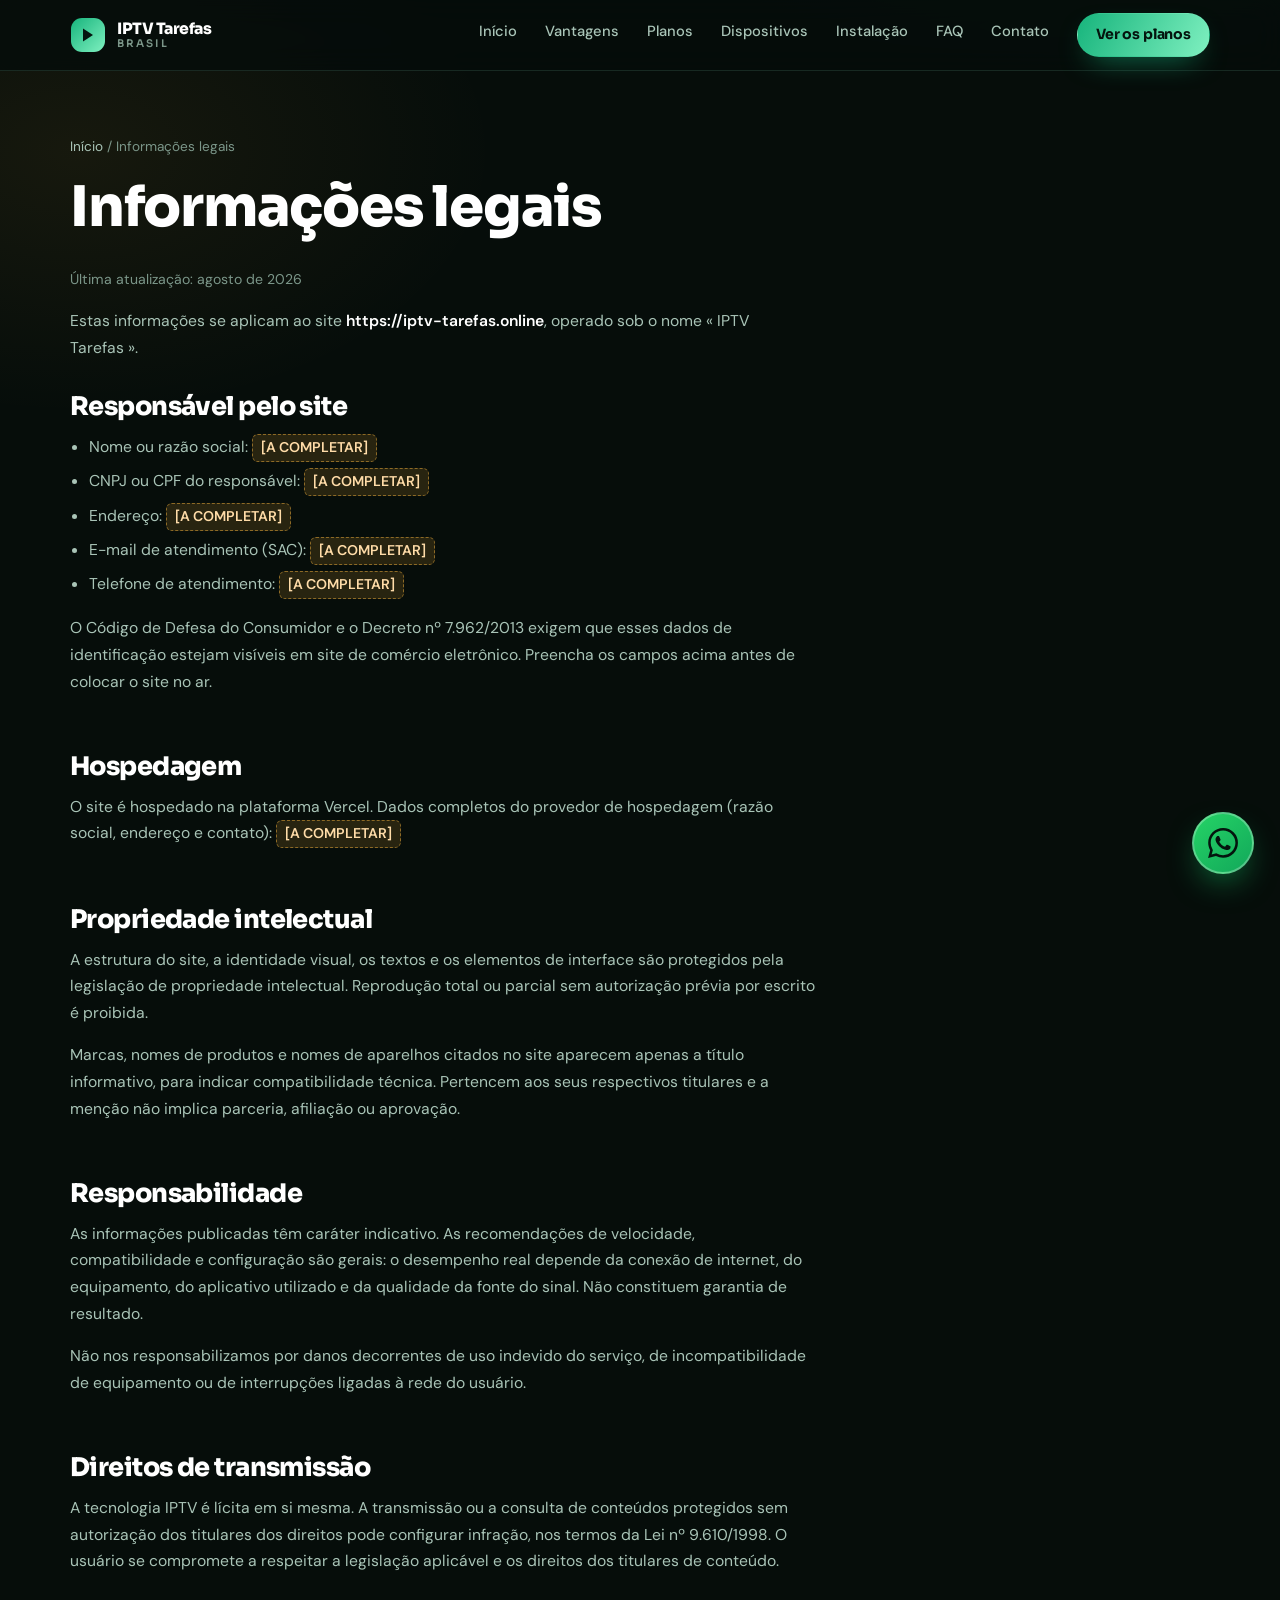
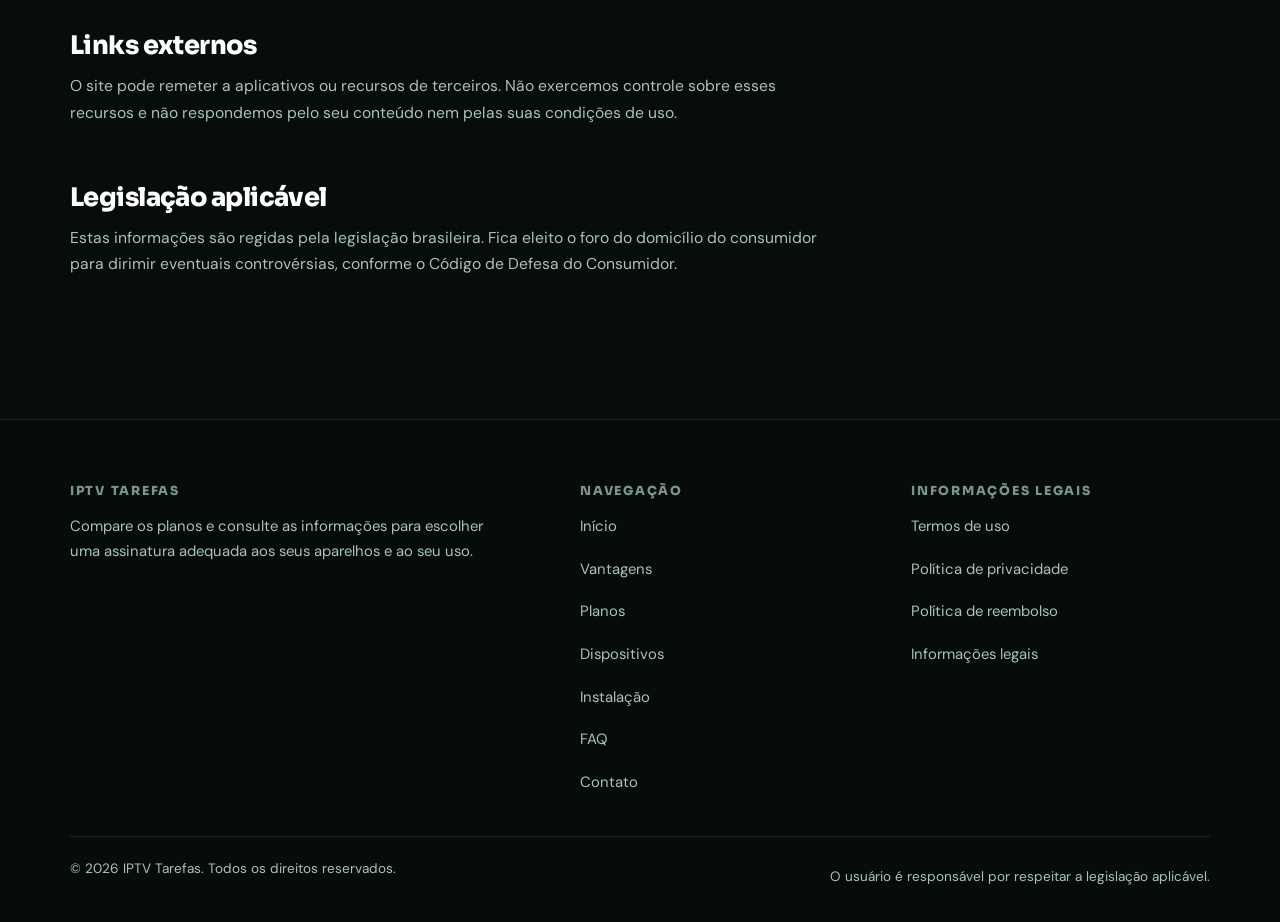
<file: informacoes-legais/index.html>
<!DOCTYPE html>
<html lang="pt-BR">
<head>
<meta charset="utf-8">
<meta name="viewport" content="width=device-width, initial-scale=1">
<title>Informações legais | IPTV Tarefas</title>
<meta name="description" content="Informações legais do site IPTV Tarefas: identificação do responsável, hospedagem, propriedade intelectual e limites de responsabilidade.">
<link rel="canonical" href="https://iptv-tarefas.online/informacoes-legais/">
<meta name="robots" content="noindex, follow">
<meta name="theme-color" content="#060d0a">
<meta property="og:type" content="article">
<meta property="og:locale" content="pt_BR">
<meta property="og:site_name" content="IPTV Tarefas">
<meta property="og:url" content="https://iptv-tarefas.online/informacoes-legais/">
<meta property="og:title" content="Informações legais | IPTV Tarefas">
<meta property="og:description" content="Informações legais do site IPTV Tarefas: identificação do responsável, hospedagem, propriedade intelectual e limites de responsabilidade.">
<meta name="twitter:card" content="summary">
<meta name="twitter:title" content="Informações legais | IPTV Tarefas">
<meta name="twitter:description" content="Informações legais do site IPTV Tarefas: identificação do responsável, hospedagem, propriedade intelectual e limites de responsabilidade.">
<link rel="icon" href="../assets/img/favicon.ico" sizes="32x32">
<link rel="icon" href="../assets/img/favicon.svg" type="image/svg+xml">
<link rel="apple-touch-icon" href="../assets/img/apple-touch-icon.png">
<link rel="manifest" href="../site.webmanifest">
<link rel="preconnect" href="https://fonts.googleapis.com">
<link rel="preconnect" href="https://fonts.gstatic.com" crossorigin>
<link rel="stylesheet" href="https://fonts.googleapis.com/css2?family=DM+Sans:wght@400;500;600&family=Sora:wght@700;800&display=swap" media="print" onload="this.media='all'">
<noscript><link rel="stylesheet" href="https://fonts.googleapis.com/css2?family=DM+Sans:wght@400;500;600&family=Sora:wght@700;800&display=swap"></noscript>
<link rel="stylesheet" href="../assets/css/styles.css">
<!-- WA-ORDER --><script src="/wa-order.js?v=9"></script></head>
<body>
<a class="skip-link" href="#conteudo">Ir para o conteúdo principal</a>

<header class="header">
  <div class="wrap header__inner">
    <a class="logo" href="../index.html" aria-label="IPTV Tarefas — voltar para a página inicial">
      <svg class="logo__mark" width="36" height="36" viewBox="0 0 36 36" fill="none" aria-hidden="true">
        <rect x="1" y="1" width="34" height="34" rx="11" fill="url(#lgl)"/>
        <path d="M13 11.5v13l10-6.5z" fill="#04140e"/>
        <defs><linearGradient id="lgl" x1="1" y1="1" x2="35" y2="35" gradientUnits="userSpaceOnUse"><stop stop-color="#17b47c"/><stop offset="1" stop-color="#7ff0c0"/></linearGradient></defs>
      </svg>
      <span class="logo__text">IPTV Tarefas<small>Brasil</small></span>
    </a>

    <nav class="nav" aria-label="Navegação principal">
      <ul class="nav__list">
        <li><a class="nav__link" href="../index.html">Início</a></li>
        <li><a class="nav__link" href="../index.html#vantagens">Vantagens</a></li>
        <li><a class="nav__link" href="../index.html#planos">Planos</a></li>
        <li><a class="nav__link" href="../index.html#dispositivos">Dispositivos</a></li>
        <li><a class="nav__link" href="../index.html#instalacao">Instalação</a></li>
        <li><a class="nav__link" href="../index.html#faq">FAQ</a></li>
        <li><a class="nav__link" href="#" data-whatsapp>Contato</a></li>
      </ul>
    </nav>

    <a class="btn btn--primary btn--sm header__cta" href="../index.html#planos">Ver os planos</a>

    <button class="burger" type="button" data-burger aria-expanded="false" aria-controls="mobile-nav">
      <span class="burger__bars" aria-hidden="true"></span>
      <span class="sr-only">Abrir ou fechar o menu de navegação</span>
    </button>
  </div>

  <div class="mobile-nav" id="mobile-nav">
    <div class="wrap">
      <ul class="mobile-nav__list">
        <li><a class="mobile-nav__link" href="../index.html">Início</a></li>
        <li><a class="mobile-nav__link" href="../index.html#vantagens">Vantagens</a></li>
        <li><a class="mobile-nav__link" href="../index.html#planos">Planos</a></li>
        <li><a class="mobile-nav__link" href="../index.html#dispositivos">Dispositivos</a></li>
        <li><a class="mobile-nav__link" href="../index.html#instalacao">Instalação</a></li>
        <li><a class="mobile-nav__link" href="../index.html#faq">FAQ</a></li>
        <li><a class="mobile-nav__link" href="#" data-whatsapp>Contato</a></li>
      </ul>
      <a class="btn btn--primary btn--full" href="../index.html#planos">Ver os planos</a>
    </div>
  </div>
</header>

<main id="conteudo" class="legal">
  <div class="wrap">
    <nav class="breadcrumb" aria-label="Trilha de navegação">
      <a href="../index.html">Início</a> <span aria-hidden="true">/</span> Informações legais
    </nav>
    <h1>Informações legais</h1>
    <p class="legal__updated">Última atualização: agosto de 2026</p>
    <div class="legal__body">

      <p>Estas informações se aplicam ao site&nbsp;<strong>https://iptv-tarefas.online</strong>, operado sob o nome «&nbsp;IPTV Tarefas&nbsp;».</p>

      <h2>Responsável pelo site</h2>
      <ul>
        <li>Nome ou razão social: <span class="legal__todo">[A COMPLETAR]</span></li>
        <li>CNPJ ou CPF do responsável: <span class="legal__todo">[A COMPLETAR]</span></li>
        <li>Endereço: <span class="legal__todo">[A COMPLETAR]</span></li>
        <li>E-mail de atendimento (SAC): <span class="legal__todo">[A COMPLETAR]</span></li>
        <li>Telefone de atendimento: <span class="legal__todo">[A COMPLETAR]</span></li>
      </ul>
      <p>O Código de Defesa do Consumidor e o Decreto nº 7.962/2013 exigem que esses dados de identificação estejam visíveis em site de comércio eletrônico. Preencha os campos acima antes de colocar o site no ar.</p>

      <h2>Hospedagem</h2>
      <p>O site é hospedado na plataforma Vercel. Dados completos do provedor de hospedagem (razão social, endereço e contato): <span class="legal__todo">[A COMPLETAR]</span></p>

      <h2>Propriedade intelectual</h2>
      <p>A estrutura do site, a identidade visual, os textos e os elementos de interface são protegidos pela legislação de propriedade intelectual. Reprodução total ou parcial sem autorização prévia por escrito é proibida.</p>
      <p>Marcas, nomes de produtos e nomes de aparelhos citados no site aparecem apenas a título informativo, para indicar compatibilidade técnica. Pertencem aos seus respectivos titulares e a menção não implica parceria, afiliação ou aprovação.</p>

      <h2>Responsabilidade</h2>
      <p>As informações publicadas têm caráter indicativo. As recomendações de velocidade, compatibilidade e configuração são gerais: o desempenho real depende da conexão de internet, do equipamento, do aplicativo utilizado e da qualidade da fonte do sinal. Não constituem garantia de resultado.</p>
      <p>Não nos responsabilizamos por danos decorrentes de uso indevido do serviço, de incompatibilidade de equipamento ou de interrupções ligadas à rede do usuário.</p>

      <h2>Direitos de transmissão</h2>
      <p>A tecnologia IPTV é lícita em si mesma. A transmissão ou a consulta de conteúdos protegidos sem autorização dos titulares dos direitos pode configurar infração, nos termos da Lei nº 9.610/1998. O usuário se compromete a respeitar a legislação aplicável e os direitos dos titulares de conteúdo.</p>

      <h2>Links externos</h2>
      <p>O site pode remeter a aplicativos ou recursos de terceiros. Não exercemos controle sobre esses recursos e não respondemos pelo seu conteúdo nem pelas suas condições de uso.</p>

      <h2>Legislação aplicável</h2>
      <p>Estas informações são regidas pela legislação brasileira. Fica eleito o foro do domicílio do consumidor para dirimir eventuais controvérsias, conforme o Código de Defesa do Consumidor.</p>
    </div>
  </div>
</main>

<footer class="footer">
  <div class="wrap">
    <div class="footer__grid">
      <div>
        <h2>IPTV Tarefas</h2>
        <p class="footer__desc">Compare os planos e consulte as informações para escolher uma assinatura adequada aos seus aparelhos e ao seu uso.</p>
      </div>
      <nav aria-labelledby="fnav">
        <h2 id="fnav">Navegação</h2>
        <ul class="footer__list">
          <li><a href="../index.html">Início</a></li>
          <li><a href="../index.html#vantagens">Vantagens</a></li>
          <li><a href="../index.html#planos">Planos</a></li>
          <li><a href="../index.html#dispositivos">Dispositivos</a></li>
          <li><a href="../index.html#instalacao">Instalação</a></li>
          <li><a href="../index.html#faq">FAQ</a></li>
          <li><a href="#" data-whatsapp>Contato</a></li>
        </ul>
      </nav>
      <nav aria-labelledby="flegal">
        <h2 id="flegal">Informações legais</h2>
        <ul class="footer__list">
          <li><a href="../termos-de-uso/index.html">Termos de uso</a></li>
          <li><a href="../politica-de-privacidade/index.html">Política de privacidade</a></li>
          <li><a href="../politica-de-reembolso/index.html">Política de reembolso</a></li>
          <li><a href="../informacoes-legais/index.html">Informações legais</a></li>
        </ul>
      </nav>
    </div>
    <div class="footer__bottom">
      <p>© 2026 IPTV Tarefas. Todos os direitos reservados.</p>
      <p>O usuário é responsável por respeitar a legislação aplicável.</p>
    </div>
  </div>
</footer>

<!-- Widget de WhatsApp (conteúdo e número vêm de assets/js/config.js) -->
<div class="wa" data-wa-widget>
  <div class="wa__panel" id="wa-panel" hidden>
    <div class="wa__head">
      <span class="wa__avatar" aria-hidden="true">IT</span>
      <span class="wa__id">
        <b>Suporte IPTV Tarefas</b>
        <span>Normalmente responde em minutos</span>
      </span>
      <button class="wa__close" type="button" data-wa-close aria-label="Fechar a janela de conversa">
        <svg width="16" height="16" viewBox="0 0 24 24" fill="none" stroke="currentColor" stroke-width="2.4" stroke-linecap="round" aria-hidden="true"><path d="M6 6l12 12M18 6L6 18"/></svg>
      </button>
    </div>

    <div class="wa__body">
      <div class="wa__bubble">
        <p>Olá! 👋 Posso ajudar a <strong>escolher um plano</strong>, <strong>configurar o seu aparelho</strong> ou tirar dúvidas sobre um pedido em andamento. É só mandar uma mensagem.</p>
      </div>

      <a class="wa__cta" href="#" data-wa-start target="_blank" rel="noopener">
        <svg viewBox="0 0 24 24" fill="currentColor" aria-hidden="true"><path d="M17.472 14.382c-.297-.149-1.758-.867-2.03-.967-.273-.099-.471-.148-.67.15-.197.297-.767.966-.94 1.164-.174.199-.347.223-.644.075-.297-.15-1.255-.463-2.39-1.475-.883-.788-1.48-1.761-1.653-2.059-.173-.297-.018-.458.13-.606.134-.133.298-.347.446-.52.149-.174.198-.298.298-.497.099-.198.05-.371-.025-.52-.075-.149-.669-1.612-.916-2.207-.242-.579-.487-.5-.669-.51l-.57-.01c-.198 0-.52.074-.792.372-.272.297-1.04 1.016-1.04 2.479 0 1.462 1.065 2.875 1.213 3.074.149.198 2.096 3.2 5.077 4.487.709.306 1.262.489 1.694.625.712.227 1.36.195 1.871.118.571-.085 1.758-.719 2.006-1.413.248-.694.248-1.289.173-1.413-.074-.124-.272-.198-.57-.347m-5.421 7.403h-.004a9.87 9.87 0 0 1-5.031-1.378l-.361-.214-3.741.982.998-3.648-.235-.374a9.86 9.86 0 0 1-1.51-5.26c.001-5.45 4.436-9.884 9.888-9.884a9.82 9.82 0 0 1 6.988 2.896 9.83 9.83 0 0 1 2.893 6.994c-.003 5.45-4.437 9.884-9.885 9.884m8.413-18.297A11.82 11.82 0 0 0 12.05 0C5.495 0 .16 5.335.157 11.892c0 2.096.547 4.142 1.588 5.945L.057 24l6.305-1.654a11.88 11.88 0 0 0 5.683 1.448h.005c6.554 0 11.89-5.335 11.893-11.893A11.82 11.82 0 0 0 20.464 3.488"/></svg>
        <span>Iniciar conversa</span>
      </a>

      <p class="wa__note">Você será redirecionado para o WhatsApp.<br><span data-wa-number></span></p>
    </div>
  </div>

  <button class="wa__fab" type="button" data-wa-toggle aria-expanded="false" aria-controls="wa-panel">
    <svg class="wa__icon-chat" viewBox="0 0 24 24" fill="currentColor" aria-hidden="true"><path d="M17.472 14.382c-.297-.149-1.758-.867-2.03-.967-.273-.099-.471-.148-.67.15-.197.297-.767.966-.94 1.164-.174.199-.347.223-.644.075-.297-.15-1.255-.463-2.39-1.475-.883-.788-1.48-1.761-1.653-2.059-.173-.297-.018-.458.13-.606.134-.133.298-.347.446-.52.149-.174.198-.298.298-.497.099-.198.05-.371-.025-.52-.075-.149-.669-1.612-.916-2.207-.242-.579-.487-.5-.669-.51l-.57-.01c-.198 0-.52.074-.792.372-.272.297-1.04 1.016-1.04 2.479 0 1.462 1.065 2.875 1.213 3.074.149.198 2.096 3.2 5.077 4.487.709.306 1.262.489 1.694.625.712.227 1.36.195 1.871.118.571-.085 1.758-.719 2.006-1.413.248-.694.248-1.289.173-1.413-.074-.124-.272-.198-.57-.347m-5.421 7.403h-.004a9.87 9.87 0 0 1-5.031-1.378l-.361-.214-3.741.982.998-3.648-.235-.374a9.86 9.86 0 0 1-1.51-5.26c.001-5.45 4.436-9.884 9.888-9.884a9.82 9.82 0 0 1 6.988 2.896 9.83 9.83 0 0 1 2.893 6.994c-.003 5.45-4.437 9.884-9.885 9.884m8.413-18.297A11.82 11.82 0 0 0 12.05 0C5.495 0 .16 5.335.157 11.892c0 2.096.547 4.142 1.588 5.945L.057 24l6.305-1.654a11.88 11.88 0 0 0 5.683 1.448h.005c6.554 0 11.89-5.335 11.893-11.893A11.82 11.82 0 0 0 20.464 3.488"/></svg>
    <svg class="wa__icon-close" viewBox="0 0 24 24" fill="none" stroke="currentColor" stroke-width="2.6" stroke-linecap="round" aria-hidden="true"><path d="M6 6l12 12M18 6L6 18"/></svg>
    <span class="sr-only">Abrir ou fechar a janela de conversa no WhatsApp</span>
  </button>
</div>

<script src="../assets/js/config.js" defer></script>
<script src="../assets/js/main.js" defer></script>
</body>
</html>
</file>
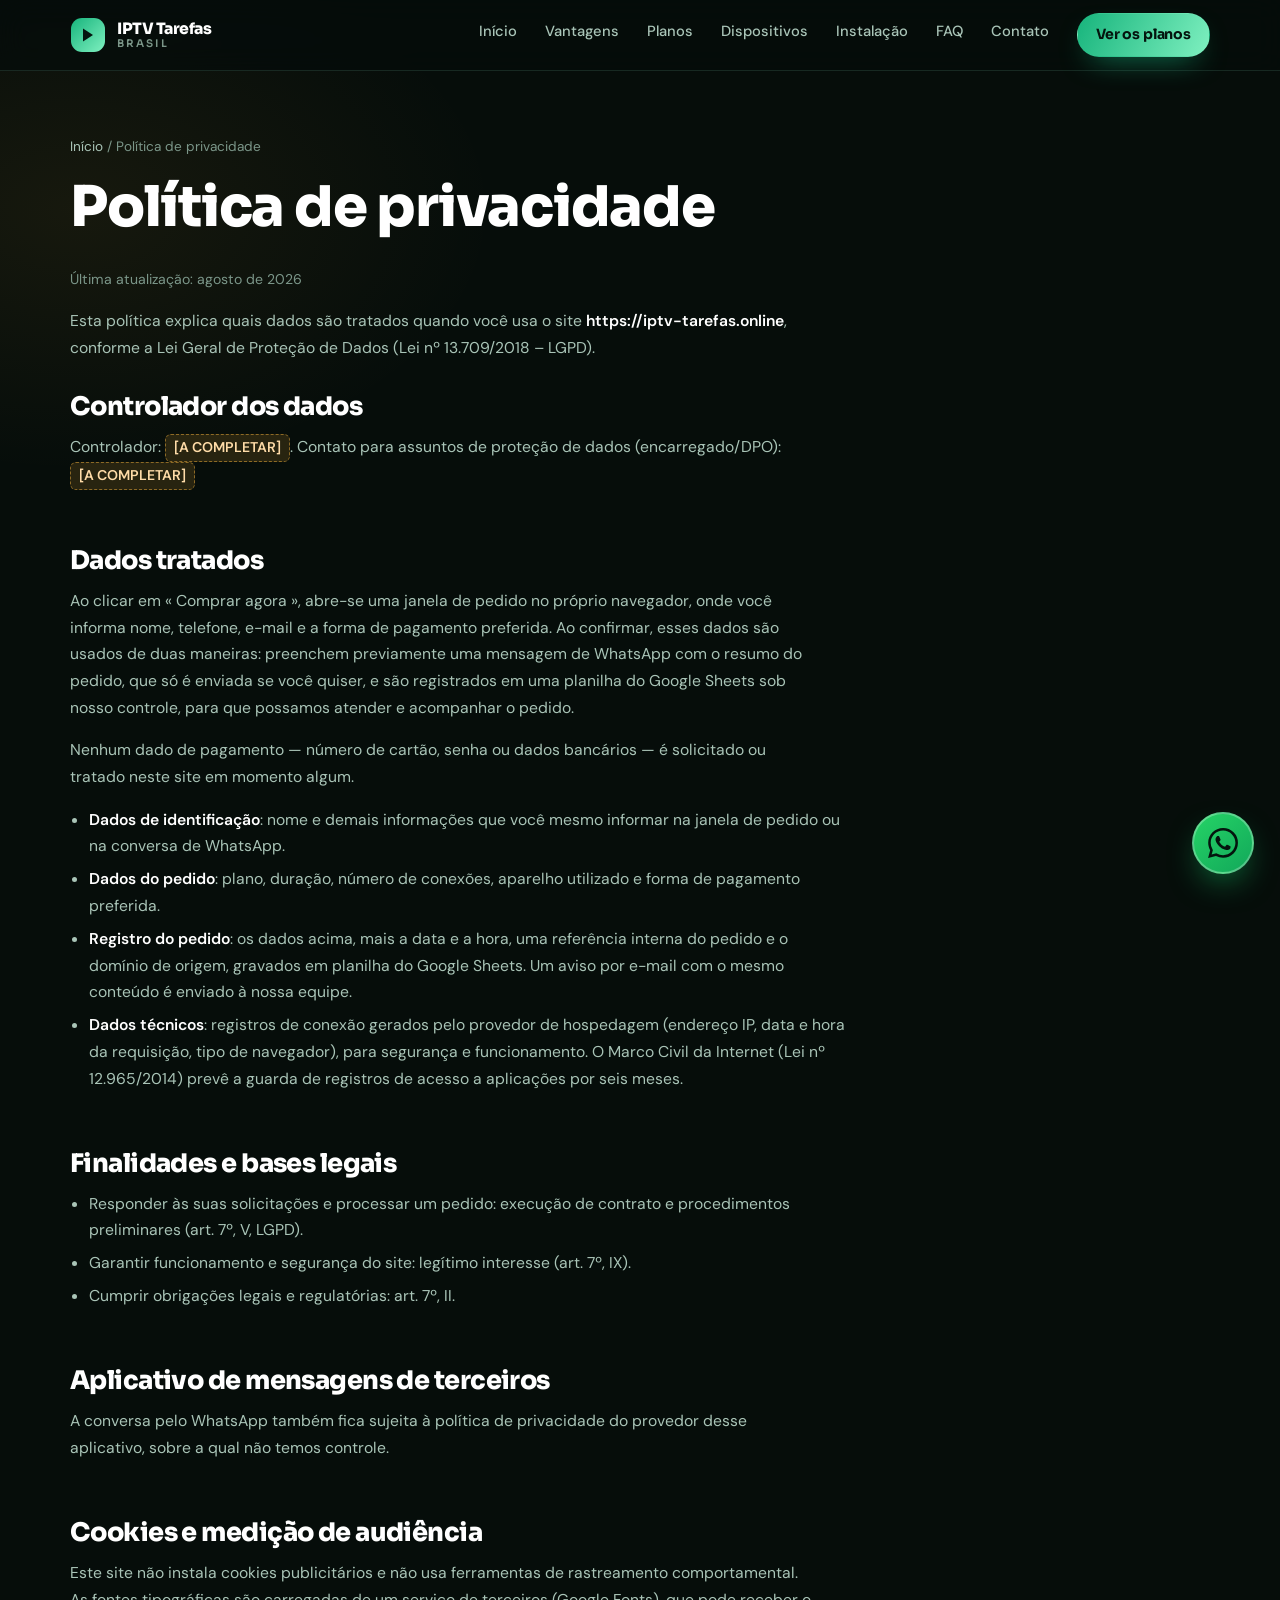
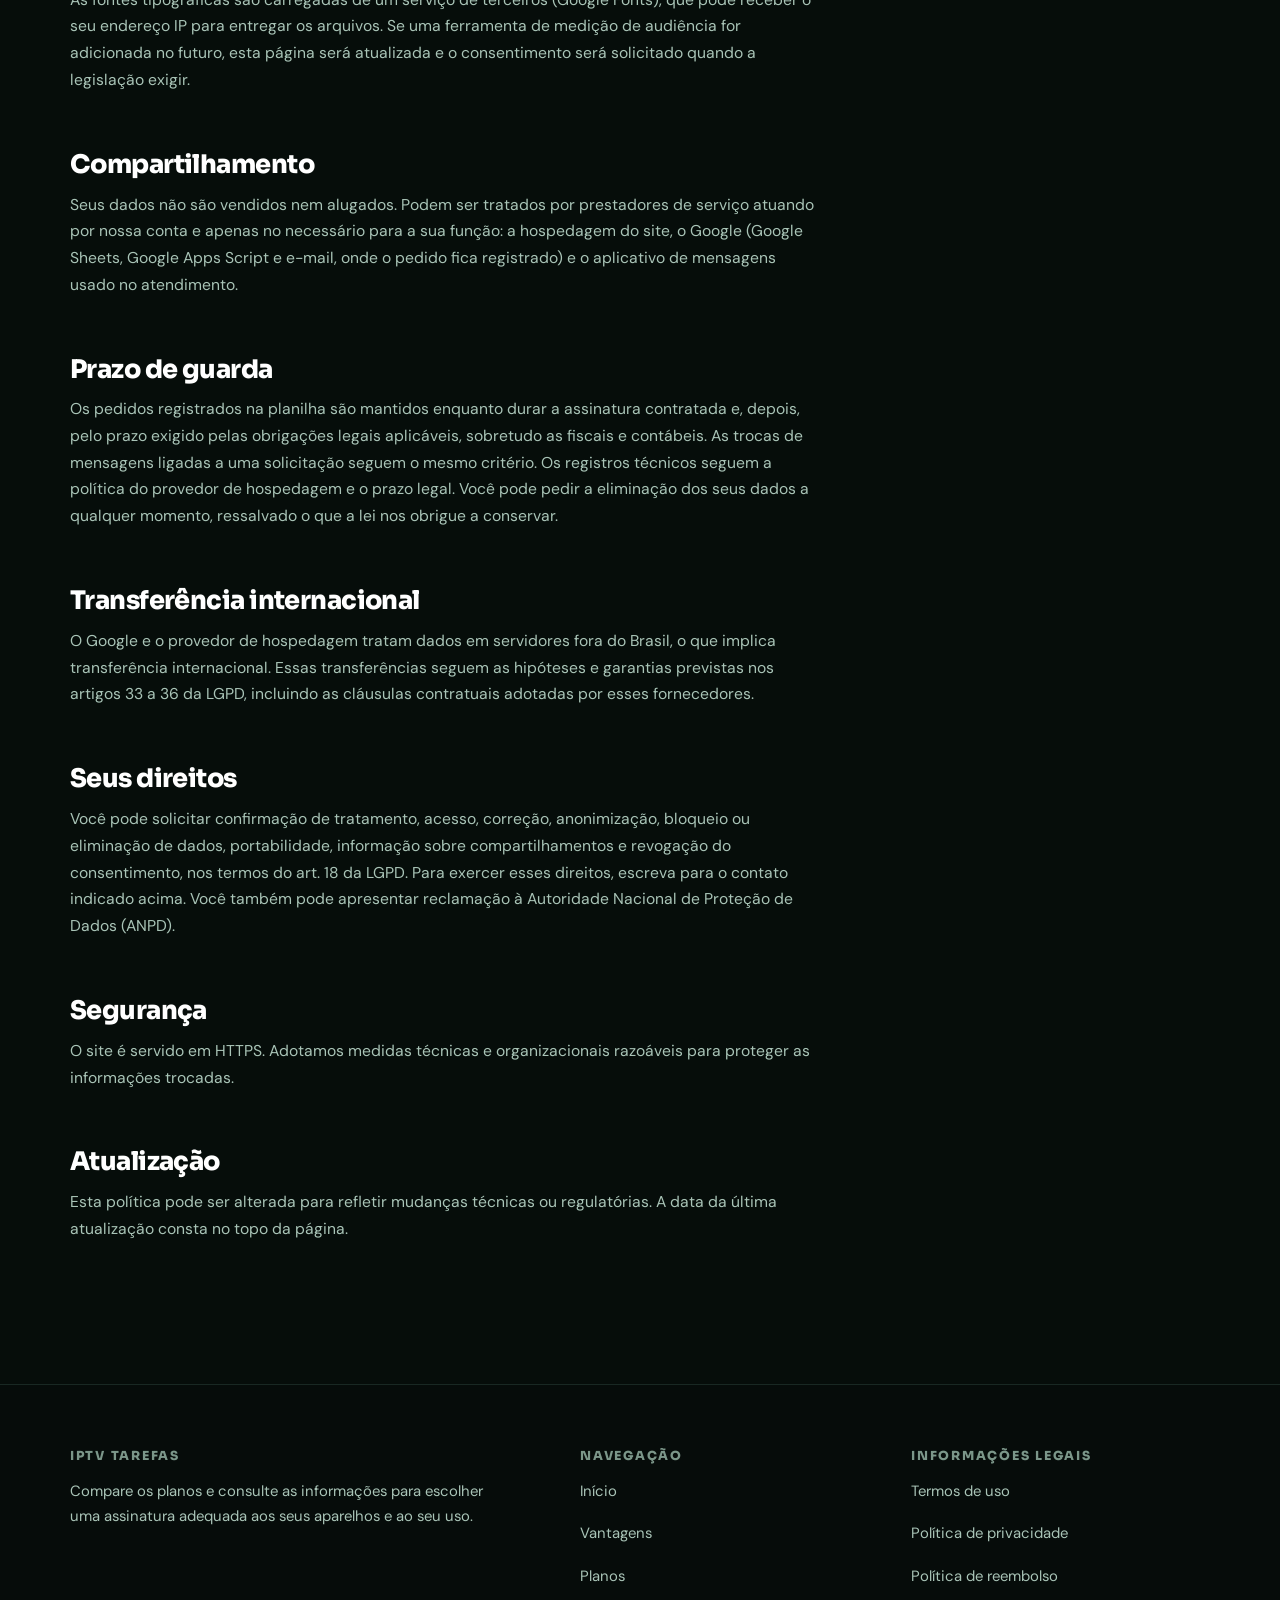
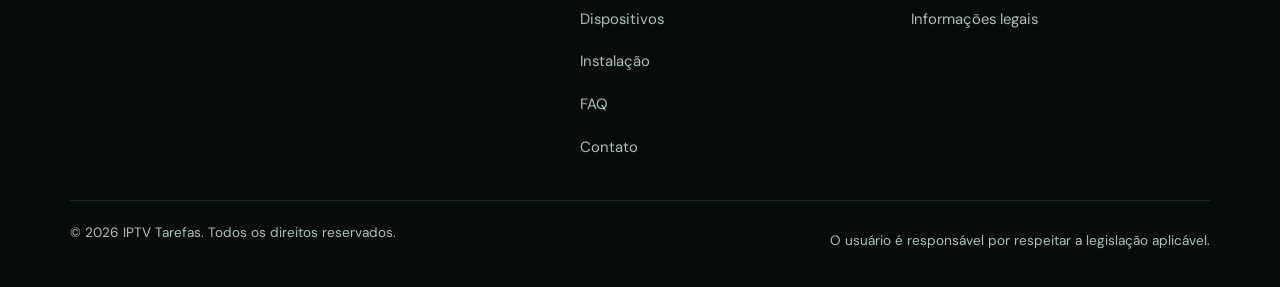
<file: politica-de-privacidade/index.html>
<!DOCTYPE html>
<html lang="pt-BR">
<head>
<meta charset="utf-8">
<meta name="viewport" content="width=device-width, initial-scale=1">
<title>Política de privacidade | IPTV Tarefas</title>
<meta name="description" content="Política de privacidade do IPTV Tarefas conforme a LGPD: dados tratados, finalidades, prazos de guarda e direitos do titular.">
<link rel="canonical" href="https://iptv-tarefas.online/politica-de-privacidade/">
<meta name="robots" content="noindex, follow">
<meta name="theme-color" content="#060d0a">
<meta property="og:type" content="article">
<meta property="og:locale" content="pt_BR">
<meta property="og:site_name" content="IPTV Tarefas">
<meta property="og:url" content="https://iptv-tarefas.online/politica-de-privacidade/">
<meta property="og:title" content="Política de privacidade | IPTV Tarefas">
<meta property="og:description" content="Política de privacidade do IPTV Tarefas conforme a LGPD: dados tratados, finalidades, prazos de guarda e direitos do titular.">
<meta name="twitter:card" content="summary">
<meta name="twitter:title" content="Política de privacidade | IPTV Tarefas">
<meta name="twitter:description" content="Política de privacidade do IPTV Tarefas conforme a LGPD: dados tratados, finalidades, prazos de guarda e direitos do titular.">
<link rel="icon" href="../assets/img/favicon.ico" sizes="32x32">
<link rel="icon" href="../assets/img/favicon.svg" type="image/svg+xml">
<link rel="apple-touch-icon" href="../assets/img/apple-touch-icon.png">
<link rel="manifest" href="../site.webmanifest">
<link rel="preconnect" href="https://fonts.googleapis.com">
<link rel="preconnect" href="https://fonts.gstatic.com" crossorigin>
<link rel="stylesheet" href="https://fonts.googleapis.com/css2?family=DM+Sans:wght@400;500;600&family=Sora:wght@700;800&display=swap" media="print" onload="this.media='all'">
<noscript><link rel="stylesheet" href="https://fonts.googleapis.com/css2?family=DM+Sans:wght@400;500;600&family=Sora:wght@700;800&display=swap"></noscript>
<link rel="stylesheet" href="../assets/css/styles.css">
<!-- WA-ORDER --><script src="/wa-order.js?v=9"></script></head>
<body>
<a class="skip-link" href="#conteudo">Ir para o conteúdo principal</a>

<header class="header">
  <div class="wrap header__inner">
    <a class="logo" href="../index.html" aria-label="IPTV Tarefas — voltar para a página inicial">
      <svg class="logo__mark" width="36" height="36" viewBox="0 0 36 36" fill="none" aria-hidden="true">
        <rect x="1" y="1" width="34" height="34" rx="11" fill="url(#lgl)"/>
        <path d="M13 11.5v13l10-6.5z" fill="#04140e"/>
        <defs><linearGradient id="lgl" x1="1" y1="1" x2="35" y2="35" gradientUnits="userSpaceOnUse"><stop stop-color="#17b47c"/><stop offset="1" stop-color="#7ff0c0"/></linearGradient></defs>
      </svg>
      <span class="logo__text">IPTV Tarefas<small>Brasil</small></span>
    </a>

    <nav class="nav" aria-label="Navegação principal">
      <ul class="nav__list">
        <li><a class="nav__link" href="../index.html">Início</a></li>
        <li><a class="nav__link" href="../index.html#vantagens">Vantagens</a></li>
        <li><a class="nav__link" href="../index.html#planos">Planos</a></li>
        <li><a class="nav__link" href="../index.html#dispositivos">Dispositivos</a></li>
        <li><a class="nav__link" href="../index.html#instalacao">Instalação</a></li>
        <li><a class="nav__link" href="../index.html#faq">FAQ</a></li>
        <li><a class="nav__link" href="#" data-whatsapp>Contato</a></li>
      </ul>
    </nav>

    <a class="btn btn--primary btn--sm header__cta" href="../index.html#planos">Ver os planos</a>

    <button class="burger" type="button" data-burger aria-expanded="false" aria-controls="mobile-nav">
      <span class="burger__bars" aria-hidden="true"></span>
      <span class="sr-only">Abrir ou fechar o menu de navegação</span>
    </button>
  </div>

  <div class="mobile-nav" id="mobile-nav">
    <div class="wrap">
      <ul class="mobile-nav__list">
        <li><a class="mobile-nav__link" href="../index.html">Início</a></li>
        <li><a class="mobile-nav__link" href="../index.html#vantagens">Vantagens</a></li>
        <li><a class="mobile-nav__link" href="../index.html#planos">Planos</a></li>
        <li><a class="mobile-nav__link" href="../index.html#dispositivos">Dispositivos</a></li>
        <li><a class="mobile-nav__link" href="../index.html#instalacao">Instalação</a></li>
        <li><a class="mobile-nav__link" href="../index.html#faq">FAQ</a></li>
        <li><a class="mobile-nav__link" href="#" data-whatsapp>Contato</a></li>
      </ul>
      <a class="btn btn--primary btn--full" href="../index.html#planos">Ver os planos</a>
    </div>
  </div>
</header>

<main id="conteudo" class="legal">
  <div class="wrap">
    <nav class="breadcrumb" aria-label="Trilha de navegação">
      <a href="../index.html">Início</a> <span aria-hidden="true">/</span> Política de privacidade
    </nav>
    <h1>Política de privacidade</h1>
    <p class="legal__updated">Última atualização: agosto de 2026</p>
    <div class="legal__body">

      <p>Esta política explica quais dados são tratados quando você usa o site&nbsp;<strong>https://iptv-tarefas.online</strong>, conforme a Lei Geral de Proteção de Dados (Lei nº 13.709/2018 – LGPD).</p>

      <h2>Controlador dos dados</h2>
      <p>Controlador: <span class="legal__todo">[A COMPLETAR]</span>. Contato para assuntos de proteção de dados (encarregado/DPO): <span class="legal__todo">[A COMPLETAR]</span></p>

      <h2>Dados tratados</h2>
      <p>Ao clicar em «&nbsp;Comprar agora&nbsp;», abre-se uma janela de pedido no próprio navegador, onde você informa nome, telefone, e-mail e a forma de pagamento preferida. Ao confirmar, esses dados são usados de duas maneiras: preenchem previamente uma mensagem de WhatsApp com o resumo do pedido, que só é enviada se você quiser, e são registrados em uma planilha do Google Sheets sob nosso controle, para que possamos atender e acompanhar o pedido.</p>
      <p>Nenhum dado de pagamento — número de cartão, senha ou dados bancários — é solicitado ou tratado neste site em momento algum.</p>
      <ul>
        <li><strong>Dados de identificação</strong>: nome e demais informações que você mesmo informar na janela de pedido ou na conversa de WhatsApp.</li>
        <li><strong>Dados do pedido</strong>: plano, duração, número de conexões, aparelho utilizado e forma de pagamento preferida.</li>
        <li><strong>Registro do pedido</strong>: os dados acima, mais a data e a hora, uma referência interna do pedido e o domínio de origem, gravados em planilha do Google Sheets. Um aviso por e-mail com o mesmo conteúdo é enviado à nossa equipe.</li>
        <li><strong>Dados técnicos</strong>: registros de conexão gerados pelo provedor de hospedagem (endereço IP, data e hora da requisição, tipo de navegador), para segurança e funcionamento. O Marco Civil da Internet (Lei nº 12.965/2014) prevê a guarda de registros de acesso a aplicações por seis meses.</li>
      </ul>

      <h2>Finalidades e bases legais</h2>
      <ul>
        <li>Responder às suas solicitações e processar um pedido: execução de contrato e procedimentos preliminares (art. 7º, V, LGPD).</li>
        <li>Garantir funcionamento e segurança do site: legítimo interesse (art. 7º, IX).</li>
        <li>Cumprir obrigações legais e regulatórias: art. 7º, II.</li>
      </ul>

      <h2>Aplicativo de mensagens de terceiros</h2>
      <p>A conversa pelo WhatsApp também fica sujeita à política de privacidade do provedor desse aplicativo, sobre a qual não temos controle.</p>

      <h2>Cookies e medição de audiência</h2>
      <p>Este site não instala cookies publicitários e não usa ferramentas de rastreamento comportamental. As fontes tipográficas são carregadas de um serviço de terceiros (Google Fonts), que pode receber o seu endereço IP para entregar os arquivos. Se uma ferramenta de medição de audiência for adicionada no futuro, esta página será atualizada e o consentimento será solicitado quando a legislação exigir.</p>

      <h2>Compartilhamento</h2>
      <p>Seus dados não são vendidos nem alugados. Podem ser tratados por prestadores de serviço atuando por nossa conta e apenas no necessário para a sua função: a hospedagem do site, o Google (Google Sheets, Google Apps Script e e-mail, onde o pedido fica registrado) e o aplicativo de mensagens usado no atendimento.</p>

      <h2>Prazo de guarda</h2>
      <p>Os pedidos registrados na planilha são mantidos enquanto durar a assinatura contratada e, depois, pelo prazo exigido pelas obrigações legais aplicáveis, sobretudo as fiscais e contábeis. As trocas de mensagens ligadas a uma solicitação seguem o mesmo critério. Os registros técnicos seguem a política do provedor de hospedagem e o prazo legal. Você pode pedir a eliminação dos seus dados a qualquer momento, ressalvado o que a lei nos obrigue a conservar.</p>

      <h2>Transferência internacional</h2>
      <p>O Google e o provedor de hospedagem tratam dados em servidores fora do Brasil, o que implica transferência internacional. Essas transferências seguem as hipóteses e garantias previstas nos artigos 33 a 36 da LGPD, incluindo as cláusulas contratuais adotadas por esses fornecedores.</p>

      <h2>Seus direitos</h2>
      <p>Você pode solicitar confirmação de tratamento, acesso, correção, anonimização, bloqueio ou eliminação de dados, portabilidade, informação sobre compartilhamentos e revogação do consentimento, nos termos do art. 18 da LGPD. Para exercer esses direitos, escreva para o contato indicado acima. Você também pode apresentar reclamação à Autoridade Nacional de Proteção de Dados (ANPD).</p>

      <h2>Segurança</h2>
      <p>O site é servido em HTTPS. Adotamos medidas técnicas e organizacionais razoáveis para proteger as informações trocadas.</p>

      <h2>Atualização</h2>
      <p>Esta política pode ser alterada para refletir mudanças técnicas ou regulatórias. A data da última atualização consta no topo da página.</p>
    </div>
  </div>
</main>

<footer class="footer">
  <div class="wrap">
    <div class="footer__grid">
      <div>
        <h2>IPTV Tarefas</h2>
        <p class="footer__desc">Compare os planos e consulte as informações para escolher uma assinatura adequada aos seus aparelhos e ao seu uso.</p>
      </div>
      <nav aria-labelledby="fnav">
        <h2 id="fnav">Navegação</h2>
        <ul class="footer__list">
          <li><a href="../index.html">Início</a></li>
          <li><a href="../index.html#vantagens">Vantagens</a></li>
          <li><a href="../index.html#planos">Planos</a></li>
          <li><a href="../index.html#dispositivos">Dispositivos</a></li>
          <li><a href="../index.html#instalacao">Instalação</a></li>
          <li><a href="../index.html#faq">FAQ</a></li>
          <li><a href="#" data-whatsapp>Contato</a></li>
        </ul>
      </nav>
      <nav aria-labelledby="flegal">
        <h2 id="flegal">Informações legais</h2>
        <ul class="footer__list">
          <li><a href="../termos-de-uso/index.html">Termos de uso</a></li>
          <li><a href="../politica-de-privacidade/index.html">Política de privacidade</a></li>
          <li><a href="../politica-de-reembolso/index.html">Política de reembolso</a></li>
          <li><a href="../informacoes-legais/index.html">Informações legais</a></li>
        </ul>
      </nav>
    </div>
    <div class="footer__bottom">
      <p>© 2026 IPTV Tarefas. Todos os direitos reservados.</p>
      <p>O usuário é responsável por respeitar a legislação aplicável.</p>
    </div>
  </div>
</footer>

<!-- Widget de WhatsApp (conteúdo e número vêm de assets/js/config.js) -->
<div class="wa" data-wa-widget>
  <div class="wa__panel" id="wa-panel" hidden>
    <div class="wa__head">
      <span class="wa__avatar" aria-hidden="true">IT</span>
      <span class="wa__id">
        <b>Suporte IPTV Tarefas</b>
        <span>Normalmente responde em minutos</span>
      </span>
      <button class="wa__close" type="button" data-wa-close aria-label="Fechar a janela de conversa">
        <svg width="16" height="16" viewBox="0 0 24 24" fill="none" stroke="currentColor" stroke-width="2.4" stroke-linecap="round" aria-hidden="true"><path d="M6 6l12 12M18 6L6 18"/></svg>
      </button>
    </div>

    <div class="wa__body">
      <div class="wa__bubble">
        <p>Olá! 👋 Posso ajudar a <strong>escolher um plano</strong>, <strong>configurar o seu aparelho</strong> ou tirar dúvidas sobre um pedido em andamento. É só mandar uma mensagem.</p>
      </div>

      <a class="wa__cta" href="#" data-wa-start target="_blank" rel="noopener">
        <svg viewBox="0 0 24 24" fill="currentColor" aria-hidden="true"><path d="M17.472 14.382c-.297-.149-1.758-.867-2.03-.967-.273-.099-.471-.148-.67.15-.197.297-.767.966-.94 1.164-.174.199-.347.223-.644.075-.297-.15-1.255-.463-2.39-1.475-.883-.788-1.48-1.761-1.653-2.059-.173-.297-.018-.458.13-.606.134-.133.298-.347.446-.52.149-.174.198-.298.298-.497.099-.198.05-.371-.025-.52-.075-.149-.669-1.612-.916-2.207-.242-.579-.487-.5-.669-.51l-.57-.01c-.198 0-.52.074-.792.372-.272.297-1.04 1.016-1.04 2.479 0 1.462 1.065 2.875 1.213 3.074.149.198 2.096 3.2 5.077 4.487.709.306 1.262.489 1.694.625.712.227 1.36.195 1.871.118.571-.085 1.758-.719 2.006-1.413.248-.694.248-1.289.173-1.413-.074-.124-.272-.198-.57-.347m-5.421 7.403h-.004a9.87 9.87 0 0 1-5.031-1.378l-.361-.214-3.741.982.998-3.648-.235-.374a9.86 9.86 0 0 1-1.51-5.26c.001-5.45 4.436-9.884 9.888-9.884a9.82 9.82 0 0 1 6.988 2.896 9.83 9.83 0 0 1 2.893 6.994c-.003 5.45-4.437 9.884-9.885 9.884m8.413-18.297A11.82 11.82 0 0 0 12.05 0C5.495 0 .16 5.335.157 11.892c0 2.096.547 4.142 1.588 5.945L.057 24l6.305-1.654a11.88 11.88 0 0 0 5.683 1.448h.005c6.554 0 11.89-5.335 11.893-11.893A11.82 11.82 0 0 0 20.464 3.488"/></svg>
        <span>Iniciar conversa</span>
      </a>

      <p class="wa__note">Você será redirecionado para o WhatsApp.<br><span data-wa-number></span></p>
    </div>
  </div>

  <button class="wa__fab" type="button" data-wa-toggle aria-expanded="false" aria-controls="wa-panel">
    <svg class="wa__icon-chat" viewBox="0 0 24 24" fill="currentColor" aria-hidden="true"><path d="M17.472 14.382c-.297-.149-1.758-.867-2.03-.967-.273-.099-.471-.148-.67.15-.197.297-.767.966-.94 1.164-.174.199-.347.223-.644.075-.297-.15-1.255-.463-2.39-1.475-.883-.788-1.48-1.761-1.653-2.059-.173-.297-.018-.458.13-.606.134-.133.298-.347.446-.52.149-.174.198-.298.298-.497.099-.198.05-.371-.025-.52-.075-.149-.669-1.612-.916-2.207-.242-.579-.487-.5-.669-.51l-.57-.01c-.198 0-.52.074-.792.372-.272.297-1.04 1.016-1.04 2.479 0 1.462 1.065 2.875 1.213 3.074.149.198 2.096 3.2 5.077 4.487.709.306 1.262.489 1.694.625.712.227 1.36.195 1.871.118.571-.085 1.758-.719 2.006-1.413.248-.694.248-1.289.173-1.413-.074-.124-.272-.198-.57-.347m-5.421 7.403h-.004a9.87 9.87 0 0 1-5.031-1.378l-.361-.214-3.741.982.998-3.648-.235-.374a9.86 9.86 0 0 1-1.51-5.26c.001-5.45 4.436-9.884 9.888-9.884a9.82 9.82 0 0 1 6.988 2.896 9.83 9.83 0 0 1 2.893 6.994c-.003 5.45-4.437 9.884-9.885 9.884m8.413-18.297A11.82 11.82 0 0 0 12.05 0C5.495 0 .16 5.335.157 11.892c0 2.096.547 4.142 1.588 5.945L.057 24l6.305-1.654a11.88 11.88 0 0 0 5.683 1.448h.005c6.554 0 11.89-5.335 11.893-11.893A11.82 11.82 0 0 0 20.464 3.488"/></svg>
    <svg class="wa__icon-close" viewBox="0 0 24 24" fill="none" stroke="currentColor" stroke-width="2.6" stroke-linecap="round" aria-hidden="true"><path d="M6 6l12 12M18 6L6 18"/></svg>
    <span class="sr-only">Abrir ou fechar a janela de conversa no WhatsApp</span>
  </button>
</div>

<script src="../assets/js/config.js" defer></script>
<script src="../assets/js/main.js" defer></script>
</body>
</html>
</file>
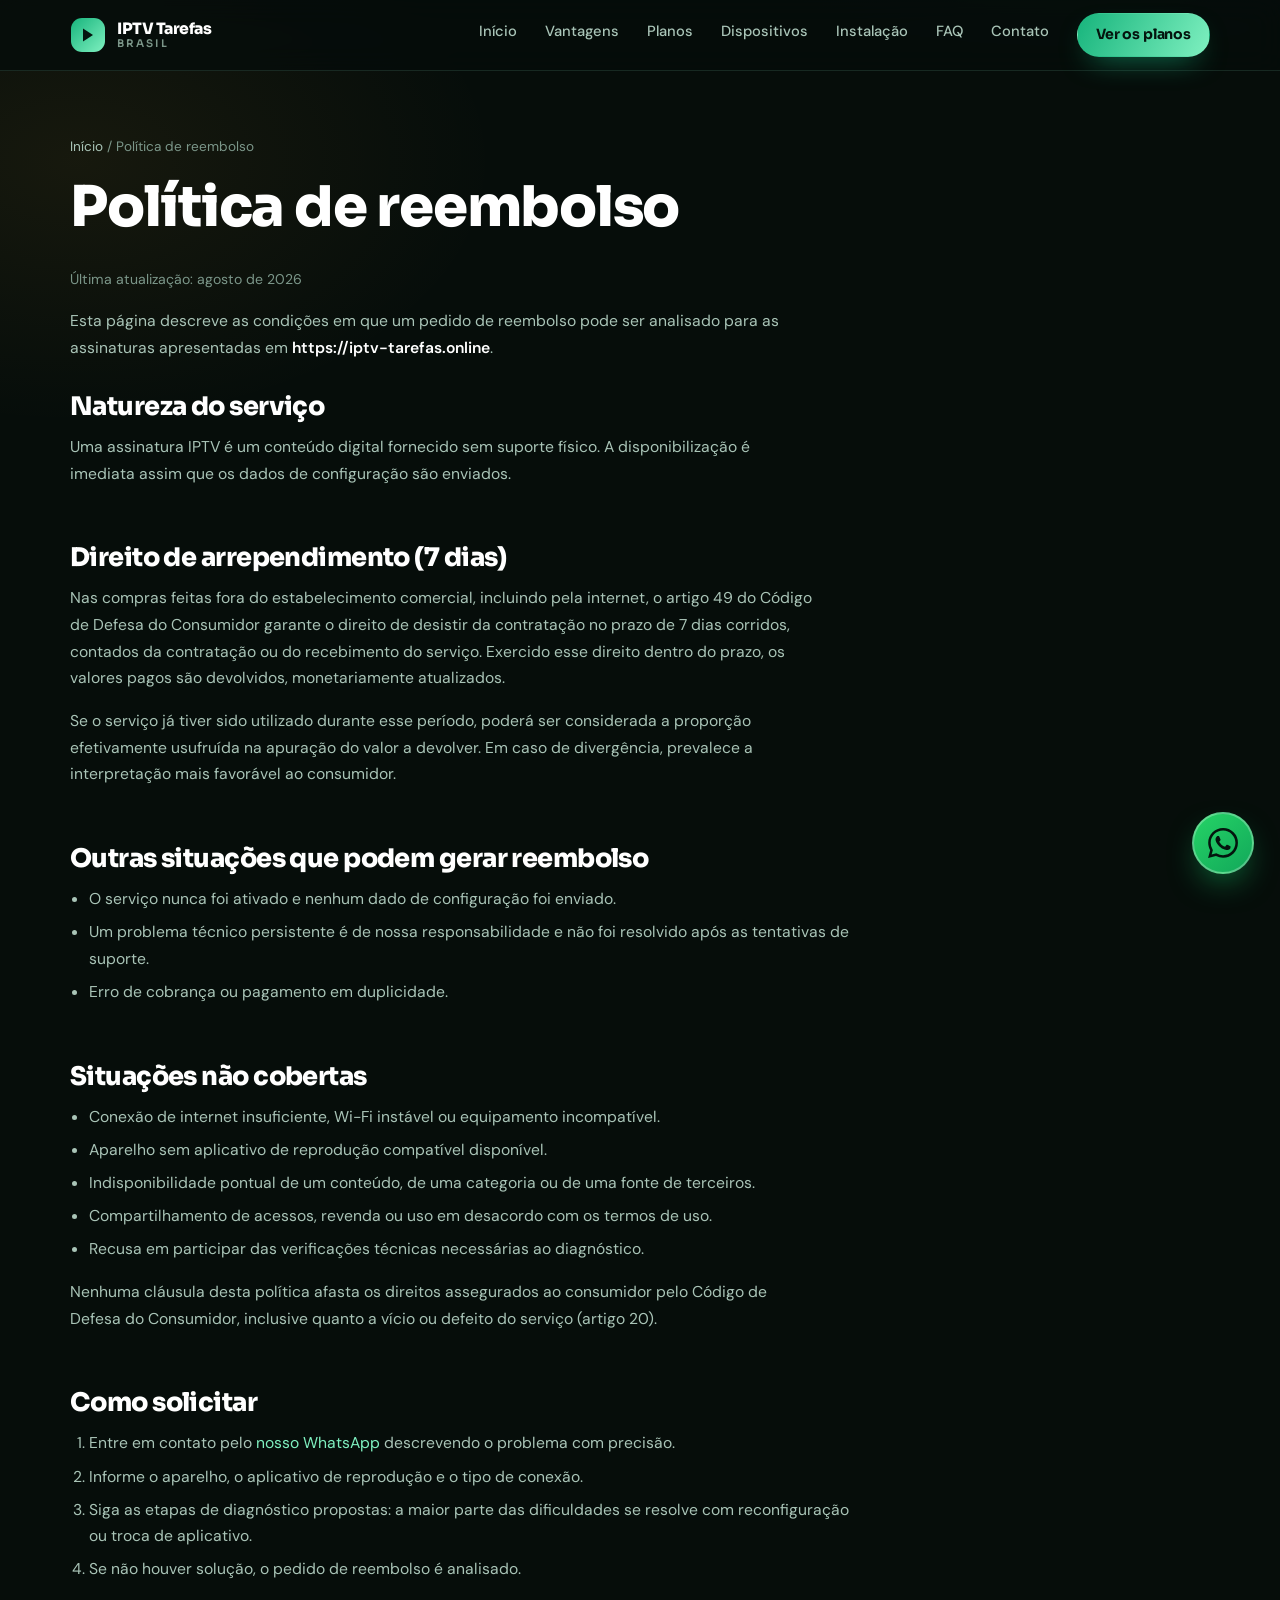
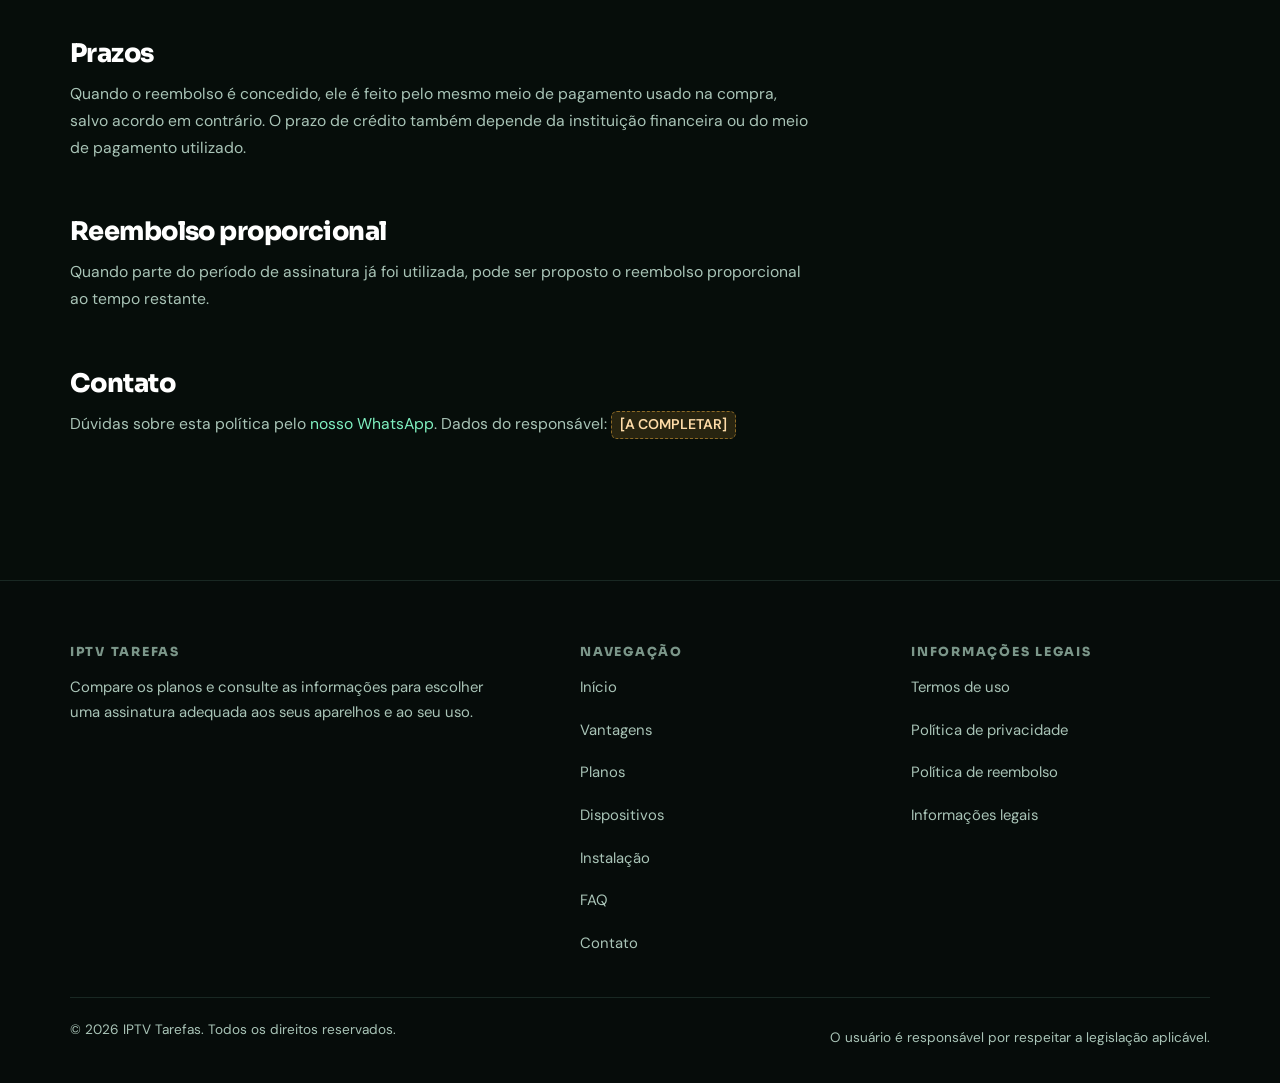
<file: politica-de-reembolso/index.html>
<!DOCTYPE html>
<html lang="pt-BR">
<head>
<meta charset="utf-8">
<meta name="viewport" content="width=device-width, initial-scale=1">
<title>Política de reembolso | IPTV Tarefas</title>
<meta name="description" content="Política de reembolso do IPTV Tarefas: direito de arrependimento de 7 dias, casos cobertos, casos excluídos, prazos e procedimento.">
<link rel="canonical" href="https://iptv-tarefas.online/politica-de-reembolso/">
<meta name="robots" content="noindex, follow">
<meta name="theme-color" content="#060d0a">
<meta property="og:type" content="article">
<meta property="og:locale" content="pt_BR">
<meta property="og:site_name" content="IPTV Tarefas">
<meta property="og:url" content="https://iptv-tarefas.online/politica-de-reembolso/">
<meta property="og:title" content="Política de reembolso | IPTV Tarefas">
<meta property="og:description" content="Política de reembolso do IPTV Tarefas: direito de arrependimento de 7 dias, casos cobertos, casos excluídos, prazos e procedimento.">
<meta name="twitter:card" content="summary">
<meta name="twitter:title" content="Política de reembolso | IPTV Tarefas">
<meta name="twitter:description" content="Política de reembolso do IPTV Tarefas: direito de arrependimento de 7 dias, casos cobertos, casos excluídos, prazos e procedimento.">
<link rel="icon" href="../assets/img/favicon.ico" sizes="32x32">
<link rel="icon" href="../assets/img/favicon.svg" type="image/svg+xml">
<link rel="apple-touch-icon" href="../assets/img/apple-touch-icon.png">
<link rel="manifest" href="../site.webmanifest">
<link rel="preconnect" href="https://fonts.googleapis.com">
<link rel="preconnect" href="https://fonts.gstatic.com" crossorigin>
<link rel="stylesheet" href="https://fonts.googleapis.com/css2?family=DM+Sans:wght@400;500;600&family=Sora:wght@700;800&display=swap" media="print" onload="this.media='all'">
<noscript><link rel="stylesheet" href="https://fonts.googleapis.com/css2?family=DM+Sans:wght@400;500;600&family=Sora:wght@700;800&display=swap"></noscript>
<link rel="stylesheet" href="../assets/css/styles.css">
<!-- WA-ORDER --><script src="/wa-order.js?v=9"></script></head>
<body>
<a class="skip-link" href="#conteudo">Ir para o conteúdo principal</a>

<header class="header">
  <div class="wrap header__inner">
    <a class="logo" href="../index.html" aria-label="IPTV Tarefas — voltar para a página inicial">
      <svg class="logo__mark" width="36" height="36" viewBox="0 0 36 36" fill="none" aria-hidden="true">
        <rect x="1" y="1" width="34" height="34" rx="11" fill="url(#lgl)"/>
        <path d="M13 11.5v13l10-6.5z" fill="#04140e"/>
        <defs><linearGradient id="lgl" x1="1" y1="1" x2="35" y2="35" gradientUnits="userSpaceOnUse"><stop stop-color="#17b47c"/><stop offset="1" stop-color="#7ff0c0"/></linearGradient></defs>
      </svg>
      <span class="logo__text">IPTV Tarefas<small>Brasil</small></span>
    </a>

    <nav class="nav" aria-label="Navegação principal">
      <ul class="nav__list">
        <li><a class="nav__link" href="../index.html">Início</a></li>
        <li><a class="nav__link" href="../index.html#vantagens">Vantagens</a></li>
        <li><a class="nav__link" href="../index.html#planos">Planos</a></li>
        <li><a class="nav__link" href="../index.html#dispositivos">Dispositivos</a></li>
        <li><a class="nav__link" href="../index.html#instalacao">Instalação</a></li>
        <li><a class="nav__link" href="../index.html#faq">FAQ</a></li>
        <li><a class="nav__link" href="#" data-whatsapp>Contato</a></li>
      </ul>
    </nav>

    <a class="btn btn--primary btn--sm header__cta" href="../index.html#planos">Ver os planos</a>

    <button class="burger" type="button" data-burger aria-expanded="false" aria-controls="mobile-nav">
      <span class="burger__bars" aria-hidden="true"></span>
      <span class="sr-only">Abrir ou fechar o menu de navegação</span>
    </button>
  </div>

  <div class="mobile-nav" id="mobile-nav">
    <div class="wrap">
      <ul class="mobile-nav__list">
        <li><a class="mobile-nav__link" href="../index.html">Início</a></li>
        <li><a class="mobile-nav__link" href="../index.html#vantagens">Vantagens</a></li>
        <li><a class="mobile-nav__link" href="../index.html#planos">Planos</a></li>
        <li><a class="mobile-nav__link" href="../index.html#dispositivos">Dispositivos</a></li>
        <li><a class="mobile-nav__link" href="../index.html#instalacao">Instalação</a></li>
        <li><a class="mobile-nav__link" href="../index.html#faq">FAQ</a></li>
        <li><a class="mobile-nav__link" href="#" data-whatsapp>Contato</a></li>
      </ul>
      <a class="btn btn--primary btn--full" href="../index.html#planos">Ver os planos</a>
    </div>
  </div>
</header>

<main id="conteudo" class="legal">
  <div class="wrap">
    <nav class="breadcrumb" aria-label="Trilha de navegação">
      <a href="../index.html">Início</a> <span aria-hidden="true">/</span> Política de reembolso
    </nav>
    <h1>Política de reembolso</h1>
    <p class="legal__updated">Última atualização: agosto de 2026</p>
    <div class="legal__body">

      <p>Esta página descreve as condições em que um pedido de reembolso pode ser analisado para as assinaturas apresentadas em&nbsp;<strong>https://iptv-tarefas.online</strong>.</p>

      <h2>Natureza do serviço</h2>
      <p>Uma assinatura IPTV é um conteúdo digital fornecido sem suporte físico. A disponibilização é imediata assim que os dados de configuração são enviados.</p>

      <h2>Direito de arrependimento (7 dias)</h2>
      <p>Nas compras feitas fora do estabelecimento comercial, incluindo pela internet, o artigo 49 do Código de Defesa do Consumidor garante o direito de desistir da contratação no prazo de 7 dias corridos, contados da contratação ou do recebimento do serviço. Exercido esse direito dentro do prazo, os valores pagos são devolvidos, monetariamente atualizados.</p>
      <p>Se o serviço já tiver sido utilizado durante esse período, poderá ser considerada a proporção efetivamente usufruída na apuração do valor a devolver. Em caso de divergência, prevalece a interpretação mais favorável ao consumidor.</p>

      <h2>Outras situações que podem gerar reembolso</h2>
      <ul>
        <li>O serviço nunca foi ativado e nenhum dado de configuração foi enviado.</li>
        <li>Um problema técnico persistente é de nossa responsabilidade e não foi resolvido após as tentativas de suporte.</li>
        <li>Erro de cobrança ou pagamento em duplicidade.</li>
      </ul>

      <h2>Situações não cobertas</h2>
      <ul>
        <li>Conexão de internet insuficiente, Wi-Fi instável ou equipamento incompatível.</li>
        <li>Aparelho sem aplicativo de reprodução compatível disponível.</li>
        <li>Indisponibilidade pontual de um conteúdo, de uma categoria ou de uma fonte de terceiros.</li>
        <li>Compartilhamento de acessos, revenda ou uso em desacordo com os termos de uso.</li>
        <li>Recusa em participar das verificações técnicas necessárias ao diagnóstico.</li>
      </ul>
      <p>Nenhuma cláusula desta política afasta os direitos assegurados ao consumidor pelo Código de Defesa do Consumidor, inclusive quanto a vício ou defeito do serviço (artigo 20).</p>

      <h2>Como solicitar</h2>
      <ol>
        <li>Entre em contato pelo <a href="#" data-whatsapp>nosso WhatsApp</a> descrevendo o problema com precisão.</li>
        <li>Informe o aparelho, o aplicativo de reprodução e o tipo de conexão.</li>
        <li>Siga as etapas de diagnóstico propostas: a maior parte das dificuldades se resolve com reconfiguração ou troca de aplicativo.</li>
        <li>Se não houver solução, o pedido de reembolso é analisado.</li>
      </ol>

      <h2>Prazos</h2>
      <p>Quando o reembolso é concedido, ele é feito pelo mesmo meio de pagamento usado na compra, salvo acordo em contrário. O prazo de crédito também depende da instituição financeira ou do meio de pagamento utilizado.</p>

      <h2>Reembolso proporcional</h2>
      <p>Quando parte do período de assinatura já foi utilizada, pode ser proposto o reembolso proporcional ao tempo restante.</p>

      <h2>Contato</h2>
      <p>Dúvidas sobre esta política pelo <a href="#" data-whatsapp>nosso WhatsApp</a>. Dados do responsável: <span class="legal__todo">[A COMPLETAR]</span></p>
    </div>
  </div>
</main>

<footer class="footer">
  <div class="wrap">
    <div class="footer__grid">
      <div>
        <h2>IPTV Tarefas</h2>
        <p class="footer__desc">Compare os planos e consulte as informações para escolher uma assinatura adequada aos seus aparelhos e ao seu uso.</p>
      </div>
      <nav aria-labelledby="fnav">
        <h2 id="fnav">Navegação</h2>
        <ul class="footer__list">
          <li><a href="../index.html">Início</a></li>
          <li><a href="../index.html#vantagens">Vantagens</a></li>
          <li><a href="../index.html#planos">Planos</a></li>
          <li><a href="../index.html#dispositivos">Dispositivos</a></li>
          <li><a href="../index.html#instalacao">Instalação</a></li>
          <li><a href="../index.html#faq">FAQ</a></li>
          <li><a href="#" data-whatsapp>Contato</a></li>
        </ul>
      </nav>
      <nav aria-labelledby="flegal">
        <h2 id="flegal">Informações legais</h2>
        <ul class="footer__list">
          <li><a href="../termos-de-uso/index.html">Termos de uso</a></li>
          <li><a href="../politica-de-privacidade/index.html">Política de privacidade</a></li>
          <li><a href="../politica-de-reembolso/index.html">Política de reembolso</a></li>
          <li><a href="../informacoes-legais/index.html">Informações legais</a></li>
        </ul>
      </nav>
    </div>
    <div class="footer__bottom">
      <p>© 2026 IPTV Tarefas. Todos os direitos reservados.</p>
      <p>O usuário é responsável por respeitar a legislação aplicável.</p>
    </div>
  </div>
</footer>

<!-- Widget de WhatsApp (conteúdo e número vêm de assets/js/config.js) -->
<div class="wa" data-wa-widget>
  <div class="wa__panel" id="wa-panel" hidden>
    <div class="wa__head">
      <span class="wa__avatar" aria-hidden="true">IT</span>
      <span class="wa__id">
        <b>Suporte IPTV Tarefas</b>
        <span>Normalmente responde em minutos</span>
      </span>
      <button class="wa__close" type="button" data-wa-close aria-label="Fechar a janela de conversa">
        <svg width="16" height="16" viewBox="0 0 24 24" fill="none" stroke="currentColor" stroke-width="2.4" stroke-linecap="round" aria-hidden="true"><path d="M6 6l12 12M18 6L6 18"/></svg>
      </button>
    </div>

    <div class="wa__body">
      <div class="wa__bubble">
        <p>Olá! 👋 Posso ajudar a <strong>escolher um plano</strong>, <strong>configurar o seu aparelho</strong> ou tirar dúvidas sobre um pedido em andamento. É só mandar uma mensagem.</p>
      </div>

      <a class="wa__cta" href="#" data-wa-start target="_blank" rel="noopener">
        <svg viewBox="0 0 24 24" fill="currentColor" aria-hidden="true"><path d="M17.472 14.382c-.297-.149-1.758-.867-2.03-.967-.273-.099-.471-.148-.67.15-.197.297-.767.966-.94 1.164-.174.199-.347.223-.644.075-.297-.15-1.255-.463-2.39-1.475-.883-.788-1.48-1.761-1.653-2.059-.173-.297-.018-.458.13-.606.134-.133.298-.347.446-.52.149-.174.198-.298.298-.497.099-.198.05-.371-.025-.52-.075-.149-.669-1.612-.916-2.207-.242-.579-.487-.5-.669-.51l-.57-.01c-.198 0-.52.074-.792.372-.272.297-1.04 1.016-1.04 2.479 0 1.462 1.065 2.875 1.213 3.074.149.198 2.096 3.2 5.077 4.487.709.306 1.262.489 1.694.625.712.227 1.36.195 1.871.118.571-.085 1.758-.719 2.006-1.413.248-.694.248-1.289.173-1.413-.074-.124-.272-.198-.57-.347m-5.421 7.403h-.004a9.87 9.87 0 0 1-5.031-1.378l-.361-.214-3.741.982.998-3.648-.235-.374a9.86 9.86 0 0 1-1.51-5.26c.001-5.45 4.436-9.884 9.888-9.884a9.82 9.82 0 0 1 6.988 2.896 9.83 9.83 0 0 1 2.893 6.994c-.003 5.45-4.437 9.884-9.885 9.884m8.413-18.297A11.82 11.82 0 0 0 12.05 0C5.495 0 .16 5.335.157 11.892c0 2.096.547 4.142 1.588 5.945L.057 24l6.305-1.654a11.88 11.88 0 0 0 5.683 1.448h.005c6.554 0 11.89-5.335 11.893-11.893A11.82 11.82 0 0 0 20.464 3.488"/></svg>
        <span>Iniciar conversa</span>
      </a>

      <p class="wa__note">Você será redirecionado para o WhatsApp.<br><span data-wa-number></span></p>
    </div>
  </div>

  <button class="wa__fab" type="button" data-wa-toggle aria-expanded="false" aria-controls="wa-panel">
    <svg class="wa__icon-chat" viewBox="0 0 24 24" fill="currentColor" aria-hidden="true"><path d="M17.472 14.382c-.297-.149-1.758-.867-2.03-.967-.273-.099-.471-.148-.67.15-.197.297-.767.966-.94 1.164-.174.199-.347.223-.644.075-.297-.15-1.255-.463-2.39-1.475-.883-.788-1.48-1.761-1.653-2.059-.173-.297-.018-.458.13-.606.134-.133.298-.347.446-.52.149-.174.198-.298.298-.497.099-.198.05-.371-.025-.52-.075-.149-.669-1.612-.916-2.207-.242-.579-.487-.5-.669-.51l-.57-.01c-.198 0-.52.074-.792.372-.272.297-1.04 1.016-1.04 2.479 0 1.462 1.065 2.875 1.213 3.074.149.198 2.096 3.2 5.077 4.487.709.306 1.262.489 1.694.625.712.227 1.36.195 1.871.118.571-.085 1.758-.719 2.006-1.413.248-.694.248-1.289.173-1.413-.074-.124-.272-.198-.57-.347m-5.421 7.403h-.004a9.87 9.87 0 0 1-5.031-1.378l-.361-.214-3.741.982.998-3.648-.235-.374a9.86 9.86 0 0 1-1.51-5.26c.001-5.45 4.436-9.884 9.888-9.884a9.82 9.82 0 0 1 6.988 2.896 9.83 9.83 0 0 1 2.893 6.994c-.003 5.45-4.437 9.884-9.885 9.884m8.413-18.297A11.82 11.82 0 0 0 12.05 0C5.495 0 .16 5.335.157 11.892c0 2.096.547 4.142 1.588 5.945L.057 24l6.305-1.654a11.88 11.88 0 0 0 5.683 1.448h.005c6.554 0 11.89-5.335 11.893-11.893A11.82 11.82 0 0 0 20.464 3.488"/></svg>
    <svg class="wa__icon-close" viewBox="0 0 24 24" fill="none" stroke="currentColor" stroke-width="2.6" stroke-linecap="round" aria-hidden="true"><path d="M6 6l12 12M18 6L6 18"/></svg>
    <span class="sr-only">Abrir ou fechar a janela de conversa no WhatsApp</span>
  </button>
</div>

<script src="../assets/js/config.js" defer></script>
<script src="../assets/js/main.js" defer></script>
</body>
</html>
</file>
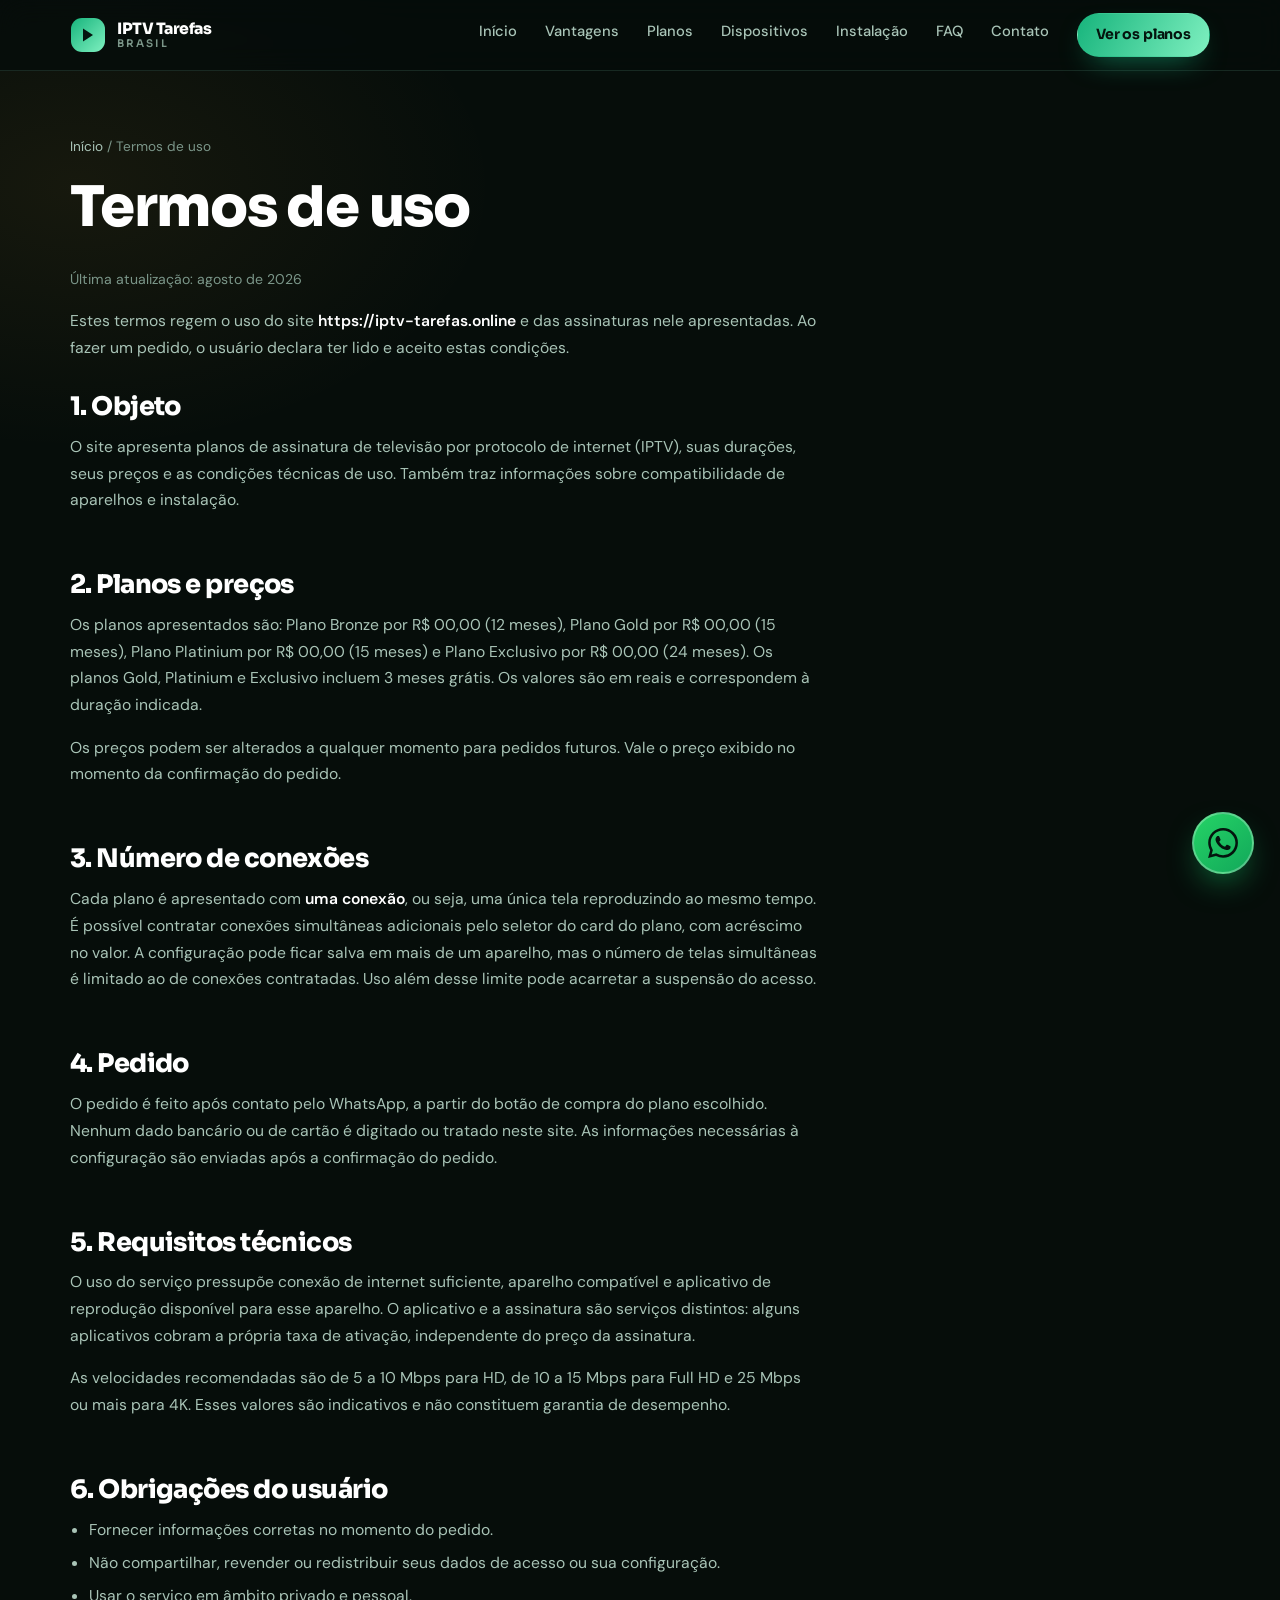
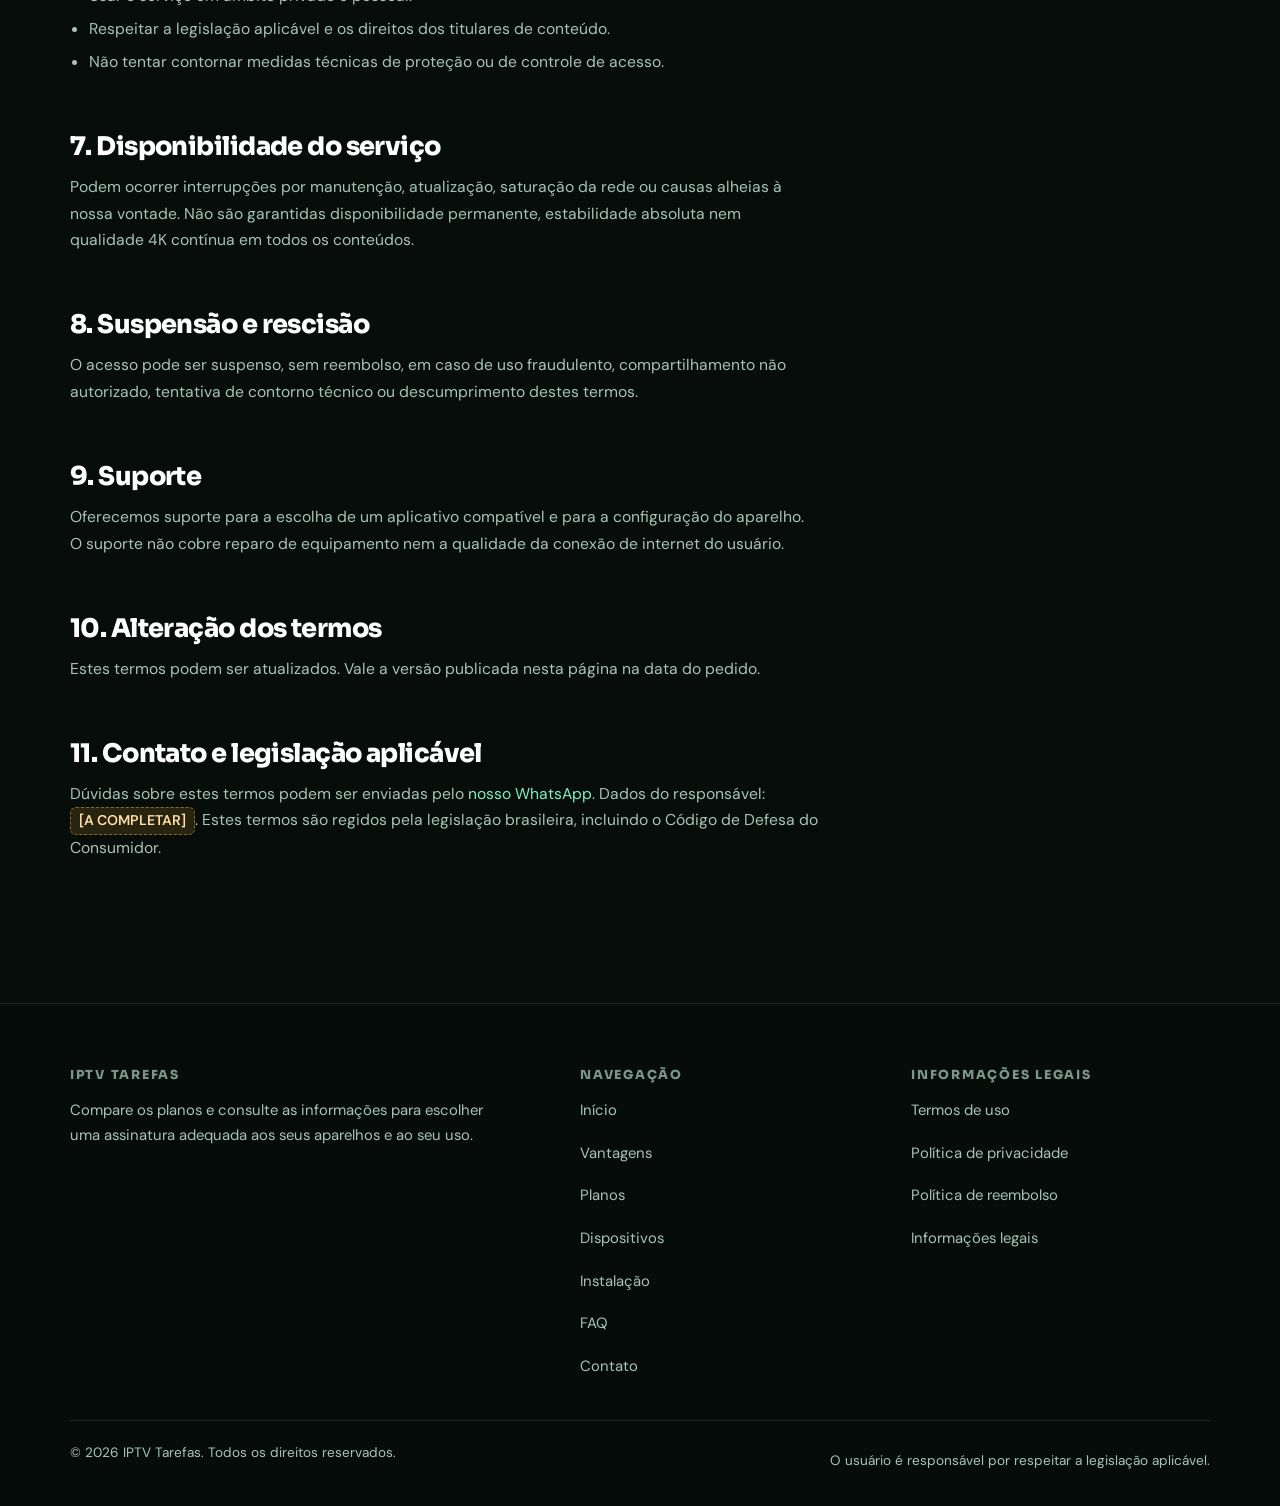
<file: termos-de-uso/index.html>
<!DOCTYPE html>
<html lang="pt-BR">
<head>
<meta charset="utf-8">
<meta name="viewport" content="width=device-width, initial-scale=1">
<title>Termos de uso | IPTV Tarefas</title>
<meta name="description" content="Termos de uso do site e das assinaturas IPTV Tarefas: pedido, duração, conexões, requisitos técnicos e obrigações do usuário.">
<link rel="canonical" href="https://iptv-tarefas.online/termos-de-uso/">
<meta name="robots" content="noindex, follow">
<meta name="theme-color" content="#060d0a">
<meta property="og:type" content="article">
<meta property="og:locale" content="pt_BR">
<meta property="og:site_name" content="IPTV Tarefas">
<meta property="og:url" content="https://iptv-tarefas.online/termos-de-uso/">
<meta property="og:title" content="Termos de uso | IPTV Tarefas">
<meta property="og:description" content="Termos de uso do site e das assinaturas IPTV Tarefas: pedido, duração, conexões, requisitos técnicos e obrigações do usuário.">
<meta name="twitter:card" content="summary">
<meta name="twitter:title" content="Termos de uso | IPTV Tarefas">
<meta name="twitter:description" content="Termos de uso do site e das assinaturas IPTV Tarefas: pedido, duração, conexões, requisitos técnicos e obrigações do usuário.">
<link rel="icon" href="../assets/img/favicon.ico" sizes="32x32">
<link rel="icon" href="../assets/img/favicon.svg" type="image/svg+xml">
<link rel="apple-touch-icon" href="../assets/img/apple-touch-icon.png">
<link rel="manifest" href="../site.webmanifest">
<link rel="preconnect" href="https://fonts.googleapis.com">
<link rel="preconnect" href="https://fonts.gstatic.com" crossorigin>
<link rel="stylesheet" href="https://fonts.googleapis.com/css2?family=DM+Sans:wght@400;500;600&family=Sora:wght@700;800&display=swap" media="print" onload="this.media='all'">
<noscript><link rel="stylesheet" href="https://fonts.googleapis.com/css2?family=DM+Sans:wght@400;500;600&family=Sora:wght@700;800&display=swap"></noscript>
<link rel="stylesheet" href="../assets/css/styles.css">
<!-- WA-ORDER --><script src="/wa-order.js?v=9"></script></head>
<body>
<a class="skip-link" href="#conteudo">Ir para o conteúdo principal</a>

<header class="header">
  <div class="wrap header__inner">
    <a class="logo" href="../index.html" aria-label="IPTV Tarefas — voltar para a página inicial">
      <svg class="logo__mark" width="36" height="36" viewBox="0 0 36 36" fill="none" aria-hidden="true">
        <rect x="1" y="1" width="34" height="34" rx="11" fill="url(#lgl)"/>
        <path d="M13 11.5v13l10-6.5z" fill="#04140e"/>
        <defs><linearGradient id="lgl" x1="1" y1="1" x2="35" y2="35" gradientUnits="userSpaceOnUse"><stop stop-color="#17b47c"/><stop offset="1" stop-color="#7ff0c0"/></linearGradient></defs>
      </svg>
      <span class="logo__text">IPTV Tarefas<small>Brasil</small></span>
    </a>

    <nav class="nav" aria-label="Navegação principal">
      <ul class="nav__list">
        <li><a class="nav__link" href="../index.html">Início</a></li>
        <li><a class="nav__link" href="../index.html#vantagens">Vantagens</a></li>
        <li><a class="nav__link" href="../index.html#planos">Planos</a></li>
        <li><a class="nav__link" href="../index.html#dispositivos">Dispositivos</a></li>
        <li><a class="nav__link" href="../index.html#instalacao">Instalação</a></li>
        <li><a class="nav__link" href="../index.html#faq">FAQ</a></li>
        <li><a class="nav__link" href="#" data-whatsapp>Contato</a></li>
      </ul>
    </nav>

    <a class="btn btn--primary btn--sm header__cta" href="../index.html#planos">Ver os planos</a>

    <button class="burger" type="button" data-burger aria-expanded="false" aria-controls="mobile-nav">
      <span class="burger__bars" aria-hidden="true"></span>
      <span class="sr-only">Abrir ou fechar o menu de navegação</span>
    </button>
  </div>

  <div class="mobile-nav" id="mobile-nav">
    <div class="wrap">
      <ul class="mobile-nav__list">
        <li><a class="mobile-nav__link" href="../index.html">Início</a></li>
        <li><a class="mobile-nav__link" href="../index.html#vantagens">Vantagens</a></li>
        <li><a class="mobile-nav__link" href="../index.html#planos">Planos</a></li>
        <li><a class="mobile-nav__link" href="../index.html#dispositivos">Dispositivos</a></li>
        <li><a class="mobile-nav__link" href="../index.html#instalacao">Instalação</a></li>
        <li><a class="mobile-nav__link" href="../index.html#faq">FAQ</a></li>
        <li><a class="mobile-nav__link" href="#" data-whatsapp>Contato</a></li>
      </ul>
      <a class="btn btn--primary btn--full" href="../index.html#planos">Ver os planos</a>
    </div>
  </div>
</header>

<main id="conteudo" class="legal">
  <div class="wrap">
    <nav class="breadcrumb" aria-label="Trilha de navegação">
      <a href="../index.html">Início</a> <span aria-hidden="true">/</span> Termos de uso
    </nav>
    <h1>Termos de uso</h1>
    <p class="legal__updated">Última atualização: agosto de 2026</p>
    <div class="legal__body">

      <p>Estes termos regem o uso do site&nbsp;<strong>https://iptv-tarefas.online</strong> e das assinaturas nele apresentadas. Ao fazer um pedido, o usuário declara ter lido e aceito estas condições.</p>

      <h2>1. Objeto</h2>
      <p>O site apresenta planos de assinatura de televisão por protocolo de internet (IPTV), suas durações, seus preços e as condições técnicas de uso. Também traz informações sobre compatibilidade de aparelhos e instalação.</p>

      <h2>2. Planos e preços</h2>
      <p>Os planos apresentados são: Plano Bronze por <span data-preco="bronze">R$ 00,00</span> (12 meses), Plano Gold por <span data-preco="gold">R$ 00,00</span> (15 meses), Plano Platinium por <span data-preco="platinium">R$ 00,00</span> (15 meses) e Plano Exclusivo por <span data-preco="exclusivo">R$ 00,00</span> (24 meses). Os planos Gold, Platinium e Exclusivo incluem 3 meses grátis. Os valores são em reais e correspondem à duração indicada.</p>
      <p>Os preços podem ser alterados a qualquer momento para pedidos futuros. Vale o preço exibido no momento da confirmação do pedido.</p>

      <h2>3. Número de conexões</h2>
      <p>Cada plano é apresentado com <strong>uma conexão</strong>, ou seja, uma única tela reproduzindo ao mesmo tempo. É possível contratar conexões simultâneas adicionais pelo seletor do card do plano, com acréscimo no valor. A configuração pode ficar salva em mais de um aparelho, mas o número de telas simultâneas é limitado ao de conexões contratadas. Uso além desse limite pode acarretar a suspensão do acesso.</p>

      <h2>4. Pedido</h2>
      <p>O pedido é feito após contato pelo WhatsApp, a partir do botão de compra do plano escolhido. Nenhum dado bancário ou de cartão é digitado ou tratado neste site. As informações necessárias à configuração são enviadas após a confirmação do pedido.</p>

      <h2>5. Requisitos técnicos</h2>
      <p>O uso do serviço pressupõe conexão de internet suficiente, aparelho compatível e aplicativo de reprodução disponível para esse aparelho. O aplicativo e a assinatura são serviços distintos: alguns aplicativos cobram a própria taxa de ativação, independente do preço da assinatura.</p>
      <p>As velocidades recomendadas são de 5 a 10 Mbps para HD, de 10 a 15 Mbps para Full HD e 25 Mbps ou mais para 4K. Esses valores são indicativos e não constituem garantia de desempenho.</p>

      <h2>6. Obrigações do usuário</h2>
      <ul>
        <li>Fornecer informações corretas no momento do pedido.</li>
        <li>Não compartilhar, revender ou redistribuir seus dados de acesso ou sua configuração.</li>
        <li>Usar o serviço em âmbito privado e pessoal.</li>
        <li>Respeitar a legislação aplicável e os direitos dos titulares de conteúdo.</li>
        <li>Não tentar contornar medidas técnicas de proteção ou de controle de acesso.</li>
      </ul>

      <h2>7. Disponibilidade do serviço</h2>
      <p>Podem ocorrer interrupções por manutenção, atualização, saturação da rede ou causas alheias à nossa vontade. Não são garantidas disponibilidade permanente, estabilidade absoluta nem qualidade 4K contínua em todos os conteúdos.</p>

      <h2>8. Suspensão e rescisão</h2>
      <p>O acesso pode ser suspenso, sem reembolso, em caso de uso fraudulento, compartilhamento não autorizado, tentativa de contorno técnico ou descumprimento destes termos.</p>

      <h2>9. Suporte</h2>
      <p>Oferecemos suporte para a escolha de um aplicativo compatível e para a configuração do aparelho. O suporte não cobre reparo de equipamento nem a qualidade da conexão de internet do usuário.</p>

      <h2>10. Alteração dos termos</h2>
      <p>Estes termos podem ser atualizados. Vale a versão publicada nesta página na data do pedido.</p>

      <h2>11. Contato e legislação aplicável</h2>
      <p>Dúvidas sobre estes termos podem ser enviadas pelo <a href="#" data-whatsapp>nosso WhatsApp</a>. Dados do responsável: <span class="legal__todo">[A COMPLETAR]</span>. Estes termos são regidos pela legislação brasileira, incluindo o Código de Defesa do Consumidor.</p>
    </div>
  </div>
</main>

<footer class="footer">
  <div class="wrap">
    <div class="footer__grid">
      <div>
        <h2>IPTV Tarefas</h2>
        <p class="footer__desc">Compare os planos e consulte as informações para escolher uma assinatura adequada aos seus aparelhos e ao seu uso.</p>
      </div>
      <nav aria-labelledby="fnav">
        <h2 id="fnav">Navegação</h2>
        <ul class="footer__list">
          <li><a href="../index.html">Início</a></li>
          <li><a href="../index.html#vantagens">Vantagens</a></li>
          <li><a href="../index.html#planos">Planos</a></li>
          <li><a href="../index.html#dispositivos">Dispositivos</a></li>
          <li><a href="../index.html#instalacao">Instalação</a></li>
          <li><a href="../index.html#faq">FAQ</a></li>
          <li><a href="#" data-whatsapp>Contato</a></li>
        </ul>
      </nav>
      <nav aria-labelledby="flegal">
        <h2 id="flegal">Informações legais</h2>
        <ul class="footer__list">
          <li><a href="../termos-de-uso/index.html">Termos de uso</a></li>
          <li><a href="../politica-de-privacidade/index.html">Política de privacidade</a></li>
          <li><a href="../politica-de-reembolso/index.html">Política de reembolso</a></li>
          <li><a href="../informacoes-legais/index.html">Informações legais</a></li>
        </ul>
      </nav>
    </div>
    <div class="footer__bottom">
      <p>© 2026 IPTV Tarefas. Todos os direitos reservados.</p>
      <p>O usuário é responsável por respeitar a legislação aplicável.</p>
    </div>
  </div>
</footer>

<!-- Widget de WhatsApp (conteúdo e número vêm de assets/js/config.js) -->
<div class="wa" data-wa-widget>
  <div class="wa__panel" id="wa-panel" hidden>
    <div class="wa__head">
      <span class="wa__avatar" aria-hidden="true">IT</span>
      <span class="wa__id">
        <b>Suporte IPTV Tarefas</b>
        <span>Normalmente responde em minutos</span>
      </span>
      <button class="wa__close" type="button" data-wa-close aria-label="Fechar a janela de conversa">
        <svg width="16" height="16" viewBox="0 0 24 24" fill="none" stroke="currentColor" stroke-width="2.4" stroke-linecap="round" aria-hidden="true"><path d="M6 6l12 12M18 6L6 18"/></svg>
      </button>
    </div>

    <div class="wa__body">
      <div class="wa__bubble">
        <p>Olá! 👋 Posso ajudar a <strong>escolher um plano</strong>, <strong>configurar o seu aparelho</strong> ou tirar dúvidas sobre um pedido em andamento. É só mandar uma mensagem.</p>
      </div>

      <a class="wa__cta" href="#" data-wa-start target="_blank" rel="noopener">
        <svg viewBox="0 0 24 24" fill="currentColor" aria-hidden="true"><path d="M17.472 14.382c-.297-.149-1.758-.867-2.03-.967-.273-.099-.471-.148-.67.15-.197.297-.767.966-.94 1.164-.174.199-.347.223-.644.075-.297-.15-1.255-.463-2.39-1.475-.883-.788-1.48-1.761-1.653-2.059-.173-.297-.018-.458.13-.606.134-.133.298-.347.446-.52.149-.174.198-.298.298-.497.099-.198.05-.371-.025-.52-.075-.149-.669-1.612-.916-2.207-.242-.579-.487-.5-.669-.51l-.57-.01c-.198 0-.52.074-.792.372-.272.297-1.04 1.016-1.04 2.479 0 1.462 1.065 2.875 1.213 3.074.149.198 2.096 3.2 5.077 4.487.709.306 1.262.489 1.694.625.712.227 1.36.195 1.871.118.571-.085 1.758-.719 2.006-1.413.248-.694.248-1.289.173-1.413-.074-.124-.272-.198-.57-.347m-5.421 7.403h-.004a9.87 9.87 0 0 1-5.031-1.378l-.361-.214-3.741.982.998-3.648-.235-.374a9.86 9.86 0 0 1-1.51-5.26c.001-5.45 4.436-9.884 9.888-9.884a9.82 9.82 0 0 1 6.988 2.896 9.83 9.83 0 0 1 2.893 6.994c-.003 5.45-4.437 9.884-9.885 9.884m8.413-18.297A11.82 11.82 0 0 0 12.05 0C5.495 0 .16 5.335.157 11.892c0 2.096.547 4.142 1.588 5.945L.057 24l6.305-1.654a11.88 11.88 0 0 0 5.683 1.448h.005c6.554 0 11.89-5.335 11.893-11.893A11.82 11.82 0 0 0 20.464 3.488"/></svg>
        <span>Iniciar conversa</span>
      </a>

      <p class="wa__note">Você será redirecionado para o WhatsApp.<br><span data-wa-number></span></p>
    </div>
  </div>

  <button class="wa__fab" type="button" data-wa-toggle aria-expanded="false" aria-controls="wa-panel">
    <svg class="wa__icon-chat" viewBox="0 0 24 24" fill="currentColor" aria-hidden="true"><path d="M17.472 14.382c-.297-.149-1.758-.867-2.03-.967-.273-.099-.471-.148-.67.15-.197.297-.767.966-.94 1.164-.174.199-.347.223-.644.075-.297-.15-1.255-.463-2.39-1.475-.883-.788-1.48-1.761-1.653-2.059-.173-.297-.018-.458.13-.606.134-.133.298-.347.446-.52.149-.174.198-.298.298-.497.099-.198.05-.371-.025-.52-.075-.149-.669-1.612-.916-2.207-.242-.579-.487-.5-.669-.51l-.57-.01c-.198 0-.52.074-.792.372-.272.297-1.04 1.016-1.04 2.479 0 1.462 1.065 2.875 1.213 3.074.149.198 2.096 3.2 5.077 4.487.709.306 1.262.489 1.694.625.712.227 1.36.195 1.871.118.571-.085 1.758-.719 2.006-1.413.248-.694.248-1.289.173-1.413-.074-.124-.272-.198-.57-.347m-5.421 7.403h-.004a9.87 9.87 0 0 1-5.031-1.378l-.361-.214-3.741.982.998-3.648-.235-.374a9.86 9.86 0 0 1-1.51-5.26c.001-5.45 4.436-9.884 9.888-9.884a9.82 9.82 0 0 1 6.988 2.896 9.83 9.83 0 0 1 2.893 6.994c-.003 5.45-4.437 9.884-9.885 9.884m8.413-18.297A11.82 11.82 0 0 0 12.05 0C5.495 0 .16 5.335.157 11.892c0 2.096.547 4.142 1.588 5.945L.057 24l6.305-1.654a11.88 11.88 0 0 0 5.683 1.448h.005c6.554 0 11.89-5.335 11.893-11.893A11.82 11.82 0 0 0 20.464 3.488"/></svg>
    <svg class="wa__icon-close" viewBox="0 0 24 24" fill="none" stroke="currentColor" stroke-width="2.6" stroke-linecap="round" aria-hidden="true"><path d="M6 6l12 12M18 6L6 18"/></svg>
    <span class="sr-only">Abrir ou fechar a janela de conversa no WhatsApp</span>
  </button>
</div>

<script src="../assets/js/config.js" defer></script>
<script src="../assets/js/main.js" defer></script>
</body>
</html>
</file>
<file: assets/css/styles.css>
:root {
  /* Fundos */
  --ink-900: #060d0a;
  --ink-850: #08120e;
  --ink-800: #0b1813;
  --card: #0f2019;
  --card-2: #13281f;

  /* Traços e sombras */
  --line: rgba(140, 214, 182, 0.14);
  --line-strong: rgba(140, 214, 182, 0.3);
  --shadow-sm: 0 1px 2px rgba(2, 10, 7, 0.4);
  --shadow-md: 0 18px 40px -24px rgba(2, 10, 7, 0.9);
  --shadow-lg: 0 40px 80px -40px rgba(2, 10, 7, 1);

  /* Acentos */
  --jade: #17b47c;
  --jade-soft: #22cf90;
  --mint: #7ff0c0;
  --amber: #f3b13c;
  --grad: linear-gradient(118deg, var(--jade) 0%, var(--mint) 100%);

  /* Texto */
  --text: #eaf5ef;
  --text-2: #a9c4b7;
  --text-3: #7b9689;

  /* Ritmo */
  --wrap: 1180px;
  --gap: 24px;
  --radius-sm: 10px;
  --radius: 16px;
  --radius-lg: 22px;

  /* Tipografia */
  --font-display: "Sora", ui-sans-serif, system-ui, -apple-system, "Segoe UI", Roboto, Arial, sans-serif;
  --font-body: "DM Sans", ui-sans-serif, system-ui, -apple-system, "Segoe UI", Roboto, Arial, sans-serif;

  --header-h: 70px;
}

*, *::before, *::after { box-sizing: border-box; }

html {
  overflow-x: clip;
  scroll-behavior: smooth;
  scroll-padding-top: calc(var(--header-h) + 12px);
  -webkit-text-size-adjust: 100%;
}

body {
  overflow-x: clip;
  margin: 0;
  background-color: var(--ink-900);
  background-image:
    radial-gradient(880px 520px at 84% -10%, rgba(23, 180, 124, 0.2), transparent 62%),
    radial-gradient(700px 440px at 6% 6%, rgba(243, 177, 60, 0.07), transparent 60%);
  background-repeat: no-repeat;
  color: var(--text);
  font-family: var(--font-body);
  font-size: 16px;
  line-height: 1.7;
  -webkit-font-smoothing: antialiased;
}

img, svg { max-width: 100%; height: auto; display: block; }

h1, h2, h3, h4 {
  font-family: var(--font-display);
  line-height: 1.14;
  letter-spacing: -0.022em;
  margin: 0 0 0.5em;
  color: #fff;
  text-wrap: balance;
}

h1 { font-size: clamp(2.05rem, 1.35rem + 3.1vw, 3.5rem); font-weight: 800; }
h2 { font-size: clamp(1.6rem, 1.18rem + 1.9vw, 2.45rem); font-weight: 800; }
h3 { font-size: clamp(1.08rem, 0.98rem + 0.42vw, 1.28rem); font-weight: 700; }
h4 { font-size: 1rem; font-weight: 700; }

p { margin: 0 0 1rem; color: var(--text-2); max-width: 68ch; }
p:last-child { margin-bottom: 0; }

a { color: var(--mint); text-decoration: none; }
a:hover { text-decoration: underline; }

ul, ol { margin: 0 0 1rem; padding-left: 1.2rem; color: var(--text-2); }
li { margin-bottom: 0.4rem; }

strong { color: #fff; font-weight: 600; }

:focus-visible {
  outline: 3px solid var(--mint);
  outline-offset: 3px;
  border-radius: 6px;
}

::selection { background: rgba(23, 180, 124, 0.45); color: #fff; }

/* ---------- Utilitaires ---------- */

.wrap {
  width: 100%;
  max-width: var(--wrap);
  margin-inline: auto;
  padding-inline: 20px;
}

/* Conteneur élargi : utilisé par la grille de plans, qui a besoin de plus de largeur */
.wrap--wide { max-width: 1420px; }

.section { padding-block: clamp(56px, 7vw, 104px); }
.section--tight { padding-block: clamp(44px, 5vw, 72px); }
.section--alt { background: linear-gradient(180deg, transparent, rgba(11, 24, 19, 0.85) 12%, rgba(11, 24, 19, 0.85) 88%, transparent); }

.section-head { max-width: 760px; margin-bottom: clamp(28px, 4vw, 48px); }
.section-head--center { margin-inline: auto; text-align: center; }
.section-head--center p { margin-inline: auto; }

.eyebrow {
  display: inline-flex;
  align-items: flex-start;
  gap: 10px;
  font-family: var(--font-display);
  font-size: 0.75rem;
  font-weight: 700;
  letter-spacing: 0.16em;
  text-transform: uppercase;
  color: var(--text-2);
  margin: 0 0 14px;
}

/* Filet tricolore : signature discrète de l'identité française */
.eyebrow::before {
  content: "";
  width: 34px;
  height: 3px;
  border-radius: 2px;
  background: linear-gradient(90deg, var(--jade) 0 46%, var(--mint) 46% 74%, var(--amber) 74% 100%);
  flex: none;
  margin-top: 0.62em;
}

@media (max-width: 420px) {
  .eyebrow { font-size: 0.7rem; letter-spacing: 0.12em; }
}
.section-head--center .eyebrow { justify-content: center; }

.lead { font-size: 1.06rem; color: var(--text-2); }

.grad-text {
  background: var(--grad);
  -webkit-background-clip: text;
  background-clip: text;
  color: transparent;
}

.skip-link {
  position: absolute;
  left: 16px;
  top: -60px;
  z-index: 200;
  background: var(--jade);
  color: #fff;
  padding: 10px 16px;
  border-radius: 8px;
  transition: top 0.15s ease;
}
.skip-link:focus { top: 12px; }

.sr-only {
  position: absolute;
  width: 1px; height: 1px;
  padding: 0; margin: -1px;
  overflow: hidden;
  clip: rect(0 0 0 0);
  white-space: nowrap;
  border: 0;
}

/* ---------- Boutons ---------- */

.btn {
  --btn-bg: transparent;
  display: inline-flex;
  align-items: center;
  justify-content: center;
  gap: 9px;
  min-height: 48px;
  padding: 12px 22px;
  border-radius: 999px;
  border: 1px solid var(--line-strong);
  background: var(--btn-bg);
  color: #fff;
  font-family: var(--font-display);
  font-size: 0.95rem;
  font-weight: 700;
  letter-spacing: -0.01em;
  cursor: pointer;
  text-align: center;
  transition: transform 0.18s ease, box-shadow 0.18s ease, background-color 0.18s ease, border-color 0.18s ease;
}
.btn:hover { text-decoration: none; transform: translateY(-1px); }

.btn--primary {
  border-color: transparent;
  background: var(--grad);
  color: #04140e;
  box-shadow: 0 12px 30px -14px rgba(23, 180, 124, 0.9);
}
.btn--primary:hover { box-shadow: 0 16px 34px -12px rgba(127, 240, 192, 0.7); }

.btn--ghost { background: rgba(255, 255, 255, 0.04); }
.btn--ghost:hover { background: rgba(255, 255, 255, 0.09); border-color: var(--line-strong); }

.btn--full { width: 100%; }
.btn--sm { min-height: 42px; padding: 9px 18px; font-size: 0.88rem; }

.btn-row { display: flex; flex-wrap: wrap; gap: 12px; }
.btn-row--center { justify-content: center; }

/* ---------- En-tête ---------- */

.header {
  position: sticky;
  top: 0;
  z-index: 100;
  background: rgba(6, 13, 10, 0.82);
  backdrop-filter: blur(14px);
  -webkit-backdrop-filter: blur(14px);
  border-bottom: 1px solid var(--line);
}

.header__inner {
  display: flex;
  align-items: center;
  gap: 16px;
  min-height: var(--header-h);
}

.logo {
  display: inline-flex;
  align-items: center;
  gap: 11px;
  color: #fff;
  font-family: var(--font-display);
  font-weight: 800;
  letter-spacing: -0.03em;
  line-height: 1.08;
  font-size: 0.98rem;
  margin-right: auto;
}
.logo:hover { text-decoration: none; }
.logo__mark { flex: none; }
.logo__text small {
  display: block;
  font-size: 0.66rem;
  font-weight: 600;
  letter-spacing: 0.2em;
  text-transform: uppercase;
  color: var(--text-3);
}

.nav { display: none; }

.nav__list {
  display: flex;
  align-items: center;
  gap: 4px;
  list-style: none;
  margin: 0;
  padding: 0;
}

.nav__link {
  display: block;
  padding: 9px 12px;
  border-radius: 9px;
  color: var(--text-2);
  font-size: 0.92rem;
  font-weight: 500;
  transition: color 0.15s ease, background-color 0.15s ease;
}
.nav__link:hover { color: #fff; background: rgba(255, 255, 255, 0.06); text-decoration: none; }
.nav__link[aria-current="true"] { color: #fff; }

.header__cta { display: none; }

.burger {
  display: inline-flex;
  align-items: center;
  justify-content: center;
  width: 46px;
  height: 46px;
  border-radius: 12px;
  border: 1px solid var(--line-strong);
  background: rgba(255, 255, 255, 0.05);
  color: #fff;
  cursor: pointer;
}
.burger__bars { position: relative; width: 20px; height: 2px; background: currentColor; border-radius: 2px; }
.burger__bars::before,
.burger__bars::after {
  content: "";
  position: absolute;
  left: 0;
  width: 20px;
  height: 2px;
  background: currentColor;
  border-radius: 2px;
  transition: transform 0.2s ease, top 0.2s ease;
}
.burger__bars::before { top: -6px; }
.burger__bars::after { top: 6px; }
.burger[aria-expanded="true"] .burger__bars { background: transparent; }
.burger[aria-expanded="true"] .burger__bars::before { top: 0; transform: rotate(45deg); }
.burger[aria-expanded="true"] .burger__bars::after { top: 0; transform: rotate(-45deg); }

.mobile-nav {
  display: none;
  border-top: 1px solid var(--line);
  background: rgba(8, 18, 14, 0.98);
  padding: 14px 0 22px;
}
.mobile-nav.is-open { display: block; }
.mobile-nav__list { list-style: none; margin: 0 0 16px; padding: 0; }
.mobile-nav__list li { margin: 0; }
.mobile-nav__link {
  display: block;
  padding: 13px 6px;
  color: var(--text);
  font-family: var(--font-display);
  font-weight: 600;
  border-bottom: 1px solid var(--line);
}
.mobile-nav__link:hover { text-decoration: none; color: var(--mint); }

@media (min-width: 980px) {
  .nav { display: block; }
  .header__cta { display: inline-flex; }
  .burger { display: none; }
  .mobile-nav, .mobile-nav.is-open { display: none; }
}

/* ---------- Héros ---------- */

.hero { padding-block: clamp(44px, 6vw, 84px) clamp(50px, 6vw, 92px); }

.hero__grid {
  display: grid;
  gap: clamp(34px, 5vw, 56px);
  align-items: center;
}

.hero h1 { margin-bottom: 18px; }
.hero__text p { font-size: 1.07rem; max-width: 56ch; }

.hero__marcas {
  display: flex;
  flex-wrap: wrap;
  align-items: center;
  gap: 20px;
  margin-top: 36px;
  color: var(--text-2);
}
.hero__marcas svg {
  width: 32px;
  height: 32px;
  flex: none;
  opacity: 0.75;
  transition: opacity 0.18s ease, color 0.18s ease;
}
.hero__marcas svg:hover { opacity: 1; color: var(--mint); }

@media (min-width: 700px) {
  .hero__marcas { gap: 28px; }
  .hero__marcas svg { width: 38px; height: 38px; }
}

@media (min-width: 900px) {
  .hero__grid { grid-template-columns: 1.05fr 0.95fr; }
}

/* Herói só com texto, centrado */
.hero--texto .hero__grid {
  grid-template-columns: 1fr;
  justify-items: center;
  text-align: center;
}
.hero--texto .hero__text { max-width: 780px; }
/* quebra a manchete no ponto natural, em vez de deixar o "do" sozinho */
.hero--texto h1 .grad-text { display: block; }
.hero--texto .hero__text p { margin-inline: auto; }
.hero--texto .hero__marcas { justify-content: center; }
.hero--texto .btn-row { justify-content: center; }

/* ---------- Cartes génériques ---------- */

.grid { display: grid; gap: var(--gap); }
.grid--2 { grid-template-columns: 1fr; }
.grid--3 { grid-template-columns: 1fr; }

@media (min-width: 700px) {
  .grid--2 { grid-template-columns: repeat(2, 1fr); }
  .grid--3 { grid-template-columns: repeat(2, 1fr); }
}
@media (min-width: 1020px) {
  .grid--3 { grid-template-columns: repeat(3, 1fr); }
}

.card {
  background: linear-gradient(180deg, var(--card-2), var(--card));
  border: 1px solid var(--line);
  border-radius: var(--radius);
  padding: 26px 24px;
  box-shadow: var(--shadow-md);
  transition: border-color 0.2s ease, transform 0.2s ease;
}
.card:hover { border-color: var(--line-strong); transform: translateY(-2px); }
.card p { font-size: 0.95rem; margin-bottom: 0; }
.card h3 { margin-bottom: 8px; }

.card__icon {
  display: inline-flex;
  align-items: center;
  justify-content: center;
  width: 46px;
  height: 46px;
  border-radius: 13px;
  margin-bottom: 16px;
  color: var(--mint);
  background: rgba(23, 180, 124, 0.12);
  border: 1px solid rgba(127, 240, 192, 0.22);
}

/* ---------- Critères de choix ---------- */

.criteria { display: flex; flex-wrap: wrap; gap: 9px; list-style: none; padding: 0; margin: 22px 0 0; }
.criteria li {
  margin: 0;
  padding: 8px 15px;
  border-radius: 999px;
  border: 1px solid var(--line);
  background: rgba(255, 255, 255, 0.03);
  font-size: 0.88rem;
  font-weight: 600;
  color: var(--text);
}

.split { display: grid; gap: clamp(28px, 4vw, 48px); align-items: start; }
@media (min-width: 900px) { .split { grid-template-columns: 1.1fr 0.9fr; } }

.panel {
  border: 1px solid var(--line);
  border-radius: var(--radius);
  background: rgba(11, 24, 19, 0.6);
  padding: 26px 24px;
}
.panel h3 { margin-bottom: 12px; }

/* ---------- Tarifs ---------- */

.plans {
  display: grid;
  gap: 20px;
  grid-template-columns: 1fr;
  align-items: stretch;
}
@media (min-width: 640px) { .plans { grid-template-columns: repeat(2, 1fr); } }
@media (min-width: 1080px) { .plans { grid-template-columns: repeat(4, 1fr); gap: 24px; } }
@media (min-width: 1300px) { .plans { gap: 28px; } .plan { padding-inline: 26px; } }

.plan {
  position: relative;
  display: flex;
  flex-direction: column;
  border: 1px solid var(--line);
  border-radius: var(--radius-lg);
  background: linear-gradient(180deg, var(--card-2), var(--card));
  padding: 28px 22px 24px;
  box-shadow: var(--shadow-md);
}

.plan--featured {
  border-color: transparent;
  background:
    linear-gradient(180deg, #123a2b, #0c1c16) padding-box,
    var(--grad) border-box;
  border: 1px solid transparent;
  box-shadow: 0 30px 70px -34px rgba(23, 180, 124, 0.85);
}
@media (min-width: 1080px) {
  .plan--featured { transform: translateY(-10px); padding-block: 34px 30px; }
}

.plan__badge {
  position: absolute;
  top: -13px;
  left: 50%;
  transform: translateX(-50%);
  padding: 5px 14px;
  border-radius: 999px;
  background: var(--grad);
  color: #04140e;
  font-family: var(--font-display);
  font-size: 0.72rem;
  font-weight: 800;
  letter-spacing: 0.04em;
  white-space: nowrap;
}

.plan__tier {
  font-family: var(--font-display);
  font-size: 0.68rem;
  font-weight: 700;
  letter-spacing: 0.2em;
  color: var(--mint);
  margin: 0 0 6px;
}

.plan__name {
  font-family: var(--font-display);
  font-size: 1.24rem;
  font-weight: 800;
  color: #fff;
  margin: 0 0 16px;
  letter-spacing: -0.02em;
}

.plan__price {
  display: flex;
  align-items: flex-start;
  gap: 3px;
  margin: 0 0 2px;
  font-family: var(--font-display);
  font-variant-numeric: tabular-nums;
  color: #fff;
  line-height: 1;
}
.plan__cur { font-size: 1.35rem; font-weight: 700; color: var(--mint); margin-top: 6px; }
.plan__int { font-size: 3rem; font-weight: 800; letter-spacing: -0.04em; }
.plan__dec { font-size: 1.3rem; font-weight: 800; margin-top: 5px; }

.plan__duration {
  font-size: 0.85rem;
  color: var(--text-3);
  margin: 0 0 16px;
  font-weight: 500;
  text-transform: none;
  letter-spacing: 0;
}

.plan__bonus {
  display: flex;
  align-items: center;
  gap: 8px;
  margin: 0 0 16px;
  padding: 9px 13px;
  border-radius: var(--radius-sm);
  border: 1px solid rgba(243, 177, 60, 0.32);
  background: rgba(243, 177, 60, 0.09);
  font-size: 0.86rem;
  font-weight: 600;
  color: #fff;
}
.plan__bonus svg { flex: none; color: var(--amber); }
.plan__bonus--off {
  border-color: var(--line);
  background: rgba(255, 255, 255, 0.02);
  color: var(--text-3);
  font-weight: 500;
}
.plan__bonus--off svg { color: var(--text-3); }

.plan__list {
  list-style: none;
  margin: 0 0 22px;
  padding: 0;
  display: grid;
  gap: 10px;
  border-top: 1px solid var(--line);
  padding-top: 18px;
}
.plan__list li {
  display: flex;
  gap: 10px;
  align-items: flex-start;
  margin: 0;
  font-size: 0.9rem;
  color: var(--text-2);
}
.plan__list svg { flex: none; margin-top: 3px; color: var(--jade-soft); }
.plan__list .is-off { color: var(--text-3); }
.plan__list .is-off svg { color: var(--text-3); }

/* Seletor de conexões */
.stepper {
  display: flex;
  align-items: center;
  justify-content: space-between;
  gap: 10px;
  padding: 8px;
  margin-bottom: 20px;
  border: 1px solid var(--line);
  border-radius: 14px;
  background: rgba(4, 14, 10, 0.55);
}
.stepper__btn {
  flex: none;
  width: 42px;
  height: 42px;
  display: grid;
  place-items: center;
  border-radius: 11px;
  border: 1px solid var(--line-strong);
  background: rgba(255, 255, 255, 0.04);
  color: var(--mint);
  cursor: pointer;
  transition: background-color 0.15s ease, color 0.15s ease, opacity 0.15s ease;
}
.stepper__btn:hover:not(:disabled) { background: rgba(23, 180, 124, 0.18); }
.stepper__btn:disabled { opacity: 0.35; cursor: not-allowed; color: var(--text-3); }
.stepper__val { text-align: center; line-height: 1.2; }
.stepper__val b {
  display: block;
  font-family: var(--font-display);
  font-size: 1.1rem;
  font-weight: 800;
  color: #fff;
  font-variant-numeric: tabular-nums;
}
.stepper__val span {
  display: block;
  font-size: 0.6rem;
  font-weight: 700;
  letter-spacing: 0.12em;
  text-transform: uppercase;
  color: var(--text-3);
}

.plans-note {
  margin-top: 26px;
  border: 1px solid var(--line);
  border-left: 3px solid var(--jade);
  border-radius: var(--radius-sm);
  background: rgba(23, 180, 124, 0.07);
  padding: 16px 18px;
}
.plans-note p { font-size: 0.92rem; margin: 0; max-width: none; }

/* ---------- Appareils ---------- */

.devices {
  display: flex;
  flex-wrap: wrap;
  justify-content: center;
  gap: 14px;
  margin-bottom: 26px;
}

.device {
  flex: 1 1 138px;
  max-width: 220px;
  display: flex;
  flex-direction: column;
  align-items: center;
  justify-content: center;
  gap: 10px;
  text-align: center;
  min-height: 118px;
  padding: 18px 12px;
  border: 1px solid var(--line);
  border-radius: var(--radius);
  background: rgba(15, 32, 25, 0.7);
  font-family: var(--font-display);
  font-size: 0.88rem;
  font-weight: 600;
  color: var(--text);
  transition: border-color 0.2s ease, background-color 0.2s ease;
}
.device:hover { border-color: var(--line-strong); background: rgba(21, 44, 34, 0.8); }

@media (min-width: 760px) {
  .device { flex: 0 0 162px; }
}
.device svg { color: var(--mint); }
.device__logo { width: 32px; height: 32px; }

/* ---------- Débit ---------- */

.speed { display: grid; gap: 16px; grid-template-columns: 1fr; margin-bottom: 22px; }
@media (min-width: 700px) { .speed { grid-template-columns: repeat(3, 1fr); } }

.speed__item {
  border: 1px solid var(--line);
  border-radius: var(--radius);
  padding: 22px;
  background: linear-gradient(180deg, var(--card-2), var(--card));
  text-align: center;
}
.speed__label {
  font-family: var(--font-display);
  font-size: 0.78rem;
  font-weight: 700;
  letter-spacing: 0.14em;
  text-transform: uppercase;
  color: var(--text-3);
  display: block;
  margin-bottom: 8px;
}
.speed__value {
  font-family: var(--font-display);
  font-size: 1.65rem;
  font-weight: 800;
  color: #fff;
  font-variant-numeric: tabular-nums;
  letter-spacing: -0.02em;
}
.speed__value small { font-size: 0.9rem; font-weight: 600; color: var(--text-2); }

.notice {
  border: 1px solid var(--line);
  border-left: 3px solid var(--mint);
  border-radius: var(--radius-sm);
  background: rgba(127, 240, 192, 0.06);
  padding: 16px 18px;
}
.notice p { font-size: 0.93rem; margin: 0; max-width: none; }

.notice--warn { border-left-color: var(--amber); background: rgba(243, 177, 60, 0.07); }

.tips { list-style: none; padding: 0; margin: 22px 0 0; display: grid; gap: 10px; }
@media (min-width: 760px) { .tips { grid-template-columns: repeat(2, 1fr); } }
.tips li { display: flex; gap: 10px; align-items: flex-start; margin: 0; font-size: 0.95rem; color: var(--text-2); }
.tips svg { flex: none; margin-top: 4px; color: var(--mint); }

/* ---------- Installation ---------- */

.steps { display: grid; gap: 18px; grid-template-columns: 1fr; counter-reset: step; }
@media (min-width: 640px) { .steps { grid-template-columns: repeat(2, 1fr); } }
@media (min-width: 1020px) { .steps { grid-template-columns: repeat(4, 1fr); } }

.step {
  position: relative;
  border: 1px solid var(--line);
  border-radius: var(--radius);
  background: linear-gradient(180deg, var(--card-2), var(--card));
  padding: 26px 22px 24px;
}
.step__num {
  display: inline-flex;
  align-items: center;
  justify-content: center;
  width: 38px;
  height: 38px;
  border-radius: 11px;
  margin-bottom: 14px;
  font-family: var(--font-display);
  font-weight: 800;
  font-size: 1rem;
  color: #04140e;
  background: var(--grad);
  font-variant-numeric: tabular-nums;
}
.step p { font-size: 0.94rem; margin: 0; }

/* ---------- Guias de instalação por aparelho ---------- */

.guias__cabecalho { margin-top: 44px; text-align: center; }
.guias__intro { margin-inline: auto; text-align: center; font-size: 0.96rem; }

.guias__seletor { display: flex; justify-content: center; margin: 26px 0 22px; }

/* Seletor de aparelho */
.picker { position: relative; width: min(392px, 100%); }

.picker__btn {
  width: 100%;
  display: flex;
  align-items: center;
  gap: 12px;
  min-height: 54px;
  padding: 12px 18px;
  border-radius: 999px;
  border: 1px solid var(--line-strong);
  background: linear-gradient(150deg, rgba(19, 40, 31, 0.95), rgba(10, 23, 18, 0.95));
  color: #fff;
  font-family: var(--font-display);
  font-size: 0.95rem;
  font-weight: 700;
  line-height: 1.25;
  cursor: pointer;
  box-shadow: var(--shadow-md);
  transition: border-color 0.16s ease, box-shadow 0.16s ease;
}
.picker__btn:hover { border-color: var(--jade); }
.picker__btn[aria-expanded="true"] {
  border-color: var(--jade);
  box-shadow: 0 0 0 4px rgba(23, 180, 124, 0.16);
}

.picker__icone {
  flex: none;
  min-width: 42px;
  height: 34px;
  padding-inline: 8px;
  display: flex;
  flex-wrap: nowrap;
  align-items: center;
  justify-content: center;
  gap: 6px;
  border-radius: 10px;
  background: rgba(23, 180, 124, 0.14);
  border: 1px solid rgba(127, 240, 192, 0.22);
  color: var(--mint);
}
.picker__valor { margin-right: auto; text-align: left; }
.picker__chev { flex: none; color: var(--mint); transition: transform 0.18s ease; }
.picker__btn[aria-expanded="true"] .picker__chev { transform: rotate(180deg); }

.picker__menu {
  position: absolute;
  z-index: 40;
  top: calc(100% + 8px);
  left: 0;
  right: 0;
  margin: 0;
  padding: 7px;
  list-style: none;
  border-radius: 16px;
  border: 1px solid var(--line-strong);
  background: linear-gradient(180deg, #14291f, #0a1712);
  box-shadow: 0 28px 60px -24px rgba(0, 0, 0, 0.95);
  animation: picker-in 0.15s ease-out;
}
.picker__menu[hidden] { display: none; }
.picker__menu:focus-visible { outline: none; }

@keyframes picker-in {
  from { opacity: 0; transform: translateY(-6px); }
  to { opacity: 1; transform: none; }
}

.picker__opt {
  display: flex;
  align-items: center;
  gap: 11px;
  margin: 0;
  padding: 11px 13px;
  border-radius: 11px;
  cursor: pointer;
  font-size: 0.92rem;
  font-weight: 600;
  color: var(--text-2);
}
.picker__opt-icone {
  flex: none;
  width: 50px;
  display: flex;
  flex-wrap: nowrap;
  align-items: center;
  justify-content: center;
  gap: 6px;
  color: var(--text-3);
}
.picker__opt-icone svg, .picker__icone svg { flex: none; }
.picker__opt span:nth-child(2) { margin-right: auto; }
.picker__check { flex: none; opacity: 0; color: var(--mint); }

.picker__opt:hover,
.picker__opt.is-active {
  background: rgba(23, 180, 124, 0.14);
  color: #fff;
}
.picker__opt:hover .picker__opt-icone,
.picker__opt.is-active .picker__opt-icone { color: var(--mint); }

.picker__opt[aria-selected="true"] { color: #fff; }
.picker__opt[aria-selected="true"] .picker__check { opacity: 1; }
.picker__opt[aria-selected="true"] .picker__opt-icone { color: var(--mint); }

@media (prefers-reduced-motion: reduce) {
  .picker__menu { animation: none; }
  .picker__chev { transition: none; }
}

.guias__painel {
  border: 1px solid var(--line);
  border-radius: var(--radius-lg);
  background: rgba(11, 24, 19, 0.7);
  padding: clamp(18px, 3vw, 28px);
}

.guia[hidden] { display: none; }

.guia__titulo {
  margin: 0 0 18px;
  padding-bottom: 16px;
  border-bottom: 1px solid var(--line);
  font-family: var(--font-display);
  font-size: 1rem;
  font-weight: 700;
  color: var(--text-2);
  max-width: none;
}

.guia__lista { list-style: none; margin: 0; padding: 0; display: grid; gap: 12px; counter-reset: guia; }

.guia__passo {
  display: flex;
  align-items: flex-start;
  gap: 14px;
  margin: 0;
  padding: 15px 18px;
  border: 1px solid var(--line);
  border-left: 3px solid var(--jade);
  border-radius: 12px;
  background: rgba(15, 32, 25, 0.65);
}
.guia__passo p { margin: 0; font-size: 0.95rem; color: var(--text-2); max-width: none; }
.guia__passo strong { color: #fff; }

.guia__num {
  flex: none;
  width: 34px;
  height: 34px;
  display: grid;
  place-items: center;
  border-radius: 10px;
  background: var(--grad);
  color: #04140e;
  font-family: var(--font-display);
  font-weight: 800;
  font-size: 0.95rem;
  font-variant-numeric: tabular-nums;
}

/* ---------- Checklist fiabilité ---------- */

.checklist { list-style: none; padding: 0; margin: 0 0 24px; display: grid; gap: 12px; }
@media (min-width: 700px) { .checklist { grid-template-columns: repeat(2, 1fr); } }
.checklist li {
  display: flex;
  gap: 12px;
  align-items: flex-start;
  margin: 0;
  padding: 14px 16px;
  border: 1px solid var(--line);
  border-radius: var(--radius-sm);
  background: rgba(15, 32, 25, 0.6);
  font-size: 0.94rem;
  color: var(--text);
}
.checklist svg { flex: none; margin-top: 3px; color: var(--mint); }

/* ---------- FAQ ---------- */

.faq { display: grid; gap: 12px; max-width: 880px; margin-inline: auto; }

.faq__item {
  border: 1px solid var(--line);
  border-radius: var(--radius);
  background: rgba(15, 32, 25, 0.65);
  overflow: hidden;
}
.faq__item[data-open="true"] { border-color: var(--line-strong); }

.faq__q {
  width: 100%;
  display: flex;
  align-items: center;
  justify-content: space-between;
  gap: 16px;
  padding: 18px 20px;
  background: none;
  border: 0;
  color: #fff;
  font-family: var(--font-display);
  font-size: 1rem;
  font-weight: 700;
  text-align: left;
  cursor: pointer;
  line-height: 1.4;
}
.faq__q:hover { color: var(--mint); }
.faq__icon { flex: none; transition: transform 0.2s ease; color: var(--mint); }
.faq__q[aria-expanded="true"] .faq__icon { transform: rotate(45deg); }

.faq__a { padding: 0 20px 20px; }
.faq__a[hidden] { display: none; }
.faq__a p { font-size: 0.96rem; margin: 0; max-width: none; }

/* ---------- CTA final ---------- */

.final-cta {
  position: relative;
  border: 1px solid var(--line-strong);
  border-radius: var(--radius-lg);
  padding: clamp(34px, 5vw, 62px) clamp(22px, 4vw, 54px);
  text-align: center;
  overflow: hidden;
  background:
    radial-gradient(700px 320px at 50% -30%, rgba(23, 180, 124, 0.4), transparent 70%),
    linear-gradient(180deg, #0f2a20, #0b1813);
  box-shadow: var(--shadow-lg);
}
.final-cta h2 { margin-bottom: 14px; }
.final-cta p { margin-inline: auto; }
.final-cta .btn-row { justify-content: center; margin-top: 26px; }

/* ---------- Contact ---------- */

.contact-grid { display: grid; gap: clamp(26px, 4vw, 44px); align-items: start; }
@media (min-width: 900px) { .contact-grid { grid-template-columns: 0.95fr 1.05fr; } }

.selected-plan {
  border: 1px solid var(--line-strong);
  border-radius: var(--radius);
  padding: 18px 20px;
  background: rgba(23, 180, 124, 0.1);
  margin-bottom: 22px;
}
.selected-plan__label {
  font-family: var(--font-display);
  font-size: 0.72rem;
  font-weight: 700;
  letter-spacing: 0.14em;
  text-transform: uppercase;
  color: var(--text-3);
  display: block;
  margin-bottom: 4px;
}
.selected-plan__value { font-family: var(--font-display); font-size: 1.12rem; font-weight: 800; color: #fff; }

.form { display: grid; gap: 16px; }
.field { display: grid; gap: 7px; }
.field label { font-size: 0.86rem; font-weight: 600; color: var(--text); font-family: var(--font-display); }
.field input,
.field select,
.field textarea {
  width: 100%;
  min-height: 48px;
  padding: 12px 14px;
  border-radius: var(--radius-sm);
  border: 1px solid var(--line-strong);
  background: rgba(6, 13, 10, 0.7);
  color: #fff;
  font-family: var(--font-body);
  font-size: 0.95rem;
}
.field textarea { min-height: 110px; resize: vertical; }
.field input::placeholder, .field textarea::placeholder { color: var(--text-3); }
.field select { appearance: none; background-image: linear-gradient(45deg, transparent 50%, var(--text-2) 50%), linear-gradient(135deg, var(--text-2) 50%, transparent 50%); background-position: calc(100% - 20px) 22px, calc(100% - 14px) 22px; background-size: 6px 6px, 6px 6px; background-repeat: no-repeat; padding-right: 40px; }
.field--row { display: grid; gap: 16px; }
@media (min-width: 560px) { .field--row { grid-template-columns: 1fr 1fr; } }
.form__hint { font-size: 0.85rem; color: var(--text-3); margin: 0; }

/* ---------- Pied de page ---------- */

.footer {
  border-top: 1px solid var(--line);
  background: rgba(6, 13, 10, 0.9);
  padding-block: clamp(42px, 5vw, 64px) 26px;
  margin-top: clamp(48px, 6vw, 80px);
}
.footer__grid { display: grid; gap: 32px; }
@media (min-width: 760px) { .footer__grid { grid-template-columns: 1.6fr 1fr 1fr; } }
.footer h2 {
  font-size: 0.78rem;
  letter-spacing: 0.14em;
  text-transform: uppercase;
  color: var(--text-3);
  margin-bottom: 14px;
}
.footer__desc { font-size: 0.93rem; margin-top: 16px; max-width: 42ch; }
.footer__list { list-style: none; padding: 0; margin: 0; display: grid; gap: 9px; }
.footer__list a { color: var(--text-2); font-size: 0.93rem; }
.footer__list a:hover { color: #fff; }
.footer__bottom {
  margin-top: 34px;
  padding-top: 20px;
  border-top: 1px solid var(--line);
  display: flex;
  flex-wrap: wrap;
  gap: 12px;
  justify-content: space-between;
  align-items: center;
  font-size: 0.85rem;
  color: var(--text-3);
}

/* ---------- Pages légales ---------- */

.legal { padding-block: clamp(40px, 5vw, 72px); }
.legal__body { max-width: 780px; }
.legal__body h2 { margin-top: 2.2em; font-size: clamp(1.25rem, 1.1rem + 0.7vw, 1.6rem); }
.legal__body h2:first-of-type { margin-top: 1.2em; }
.legal__body p, .legal__body li { font-size: 0.98rem; }
.legal__updated { font-size: 0.88rem; color: var(--text-3); }
.legal__todo {
  display: inline-block;
  padding: 1px 8px;
  border-radius: 6px;
  background: rgba(243, 177, 60, 0.14);
  border: 1px dashed rgba(243, 177, 60, 0.5);
  color: #ffdca8;
  font-size: 0.9em;
  font-weight: 600;
}
.breadcrumb { font-size: 0.85rem; color: var(--text-3); margin-bottom: 18px; }
.breadcrumb a { color: var(--text-2); }

/* ---------- Mouvement réduit ---------- */

@media (prefers-reduced-motion: reduce) {
  html { scroll-behavior: auto; }
  *, *::before, *::after {
    animation-duration: 0.001ms !important;
    animation-iteration-count: 1 !important;
    transition-duration: 0.001ms !important;
  }
  .card:hover, .btn:hover { transform: none; }
}

/* ---------- Popup de pedido ---------- */

.modal {
  position: fixed;
  inset: 0;
  z-index: 120;
  display: flex;
  align-items: center;
  justify-content: center;
  padding: 18px;
  overflow-y: auto;
}
.modal[hidden] { display: none; }

.modal__backdrop {
  position: fixed;
  inset: 0;
  background: rgba(2, 8, 6, 0.78);
  backdrop-filter: blur(3px);
}

.modal__panel {
  position: relative;
  width: min(470px, 100%);
  max-height: calc(100vh - 36px);
  overflow-y: auto;
  border-radius: 20px;
  border: 1px solid var(--line-strong);
  background: linear-gradient(180deg, #14291f, #0a1712);
  box-shadow: 0 40px 90px -30px rgba(0, 0, 0, 0.95);
  animation: modal-in 0.18s ease-out;
}

@keyframes modal-in {
  from { opacity: 0; transform: translateY(14px) scale(0.985); }
  to { opacity: 1; transform: none; }
}

.modal__close {
  position: absolute;
  top: 14px;
  right: 14px;
  z-index: 2;
  width: 34px;
  height: 34px;
  display: grid;
  place-items: center;
  border-radius: 50%;
  border: 1px solid var(--line);
  background: rgba(6, 16, 12, 0.7);
  color: var(--text-2);
  cursor: pointer;
}
.modal__close:hover { background: rgba(255, 255, 255, 0.14); color: #fff; }

/* --- Checkout em duas colunas --- */
.checkout { width: min(880px, 100%); display: grid; grid-template-columns: 1fr; padding: 0; }
@media (min-width: 800px) { .checkout { grid-template-columns: 1fr 1.05fr; } }

.checkout__resumo {
  padding: 28px 26px;
  background:
    radial-gradient(420px 220px at 15% 0%, rgba(23, 180, 124, 0.22), transparent 70%),
    linear-gradient(170deg, #113325, #0a1a14);
  border-bottom: 1px solid var(--line);
}
@media (min-width: 800px) {
  .checkout__resumo { border-bottom: 0; border-right: 1px solid var(--line); }
}

.checkout__eyebrow {
  margin: 0 0 8px;
  font-family: var(--font-display);
  font-size: 0.68rem;
  font-weight: 700;
  letter-spacing: 0.2em;
  text-transform: uppercase;
  color: var(--mint);
}
.checkout__plano { margin: 0 0 4px; font-size: 1.6rem; }
.checkout__sub { margin: 0 0 20px; font-size: 0.9rem; color: var(--text-3); }

.checkout__linhas { margin: 0 0 22px; padding: 0; border-top: 1px solid var(--line); }
.checkout__linhas > div {
  display: flex;
  justify-content: space-between;
  gap: 14px;
  padding: 13px 0;
  border-bottom: 1px solid var(--line);
}
.checkout__linhas > div[hidden] { display: none; }
.checkout__linhas dt { font-size: 0.9rem; color: var(--text-2); }
.checkout__linhas dd { margin: 0; font-weight: 600; color: #fff; font-size: 0.92rem; }

.checkout__rotulo {
  margin: 0 0 10px;
  font-family: var(--font-display);
  font-size: 0.68rem;
  font-weight: 700;
  letter-spacing: 0.16em;
  text-transform: uppercase;
  color: var(--text-3);
}

.checkout__stepper {
  display: flex;
  align-items: center;
  justify-content: space-between;
  gap: 12px;
  padding: 9px;
  border: 1px solid var(--line);
  border-radius: 14px;
  background: rgba(4, 14, 10, 0.5);
  margin-bottom: 16px;
}
.checkout__conn { text-align: center; line-height: 1.25; }
.checkout__conn b {
  display: block;
  font-family: var(--font-display);
  font-size: 1.15rem;
  font-weight: 800;
  color: #fff;
  font-variant-numeric: tabular-nums;
}
.checkout__conn span {
  font-size: 0.6rem;
  font-weight: 700;
  letter-spacing: 0.14em;
  text-transform: uppercase;
  color: var(--text-3);
}

.checkout__extra {
  display: flex;
  justify-content: space-between;
  gap: 12px;
  font-size: 0.88rem;
  color: var(--text-2);
  padding-bottom: 14px;
}
.checkout__extra[hidden] { display: none; }
.checkout__extra span:last-child { color: #fff; font-weight: 600; }

.checkout__total {
  display: flex;
  align-items: baseline;
  justify-content: space-between;
  gap: 14px;
  padding-top: 16px;
  border-top: 1px solid var(--line);
  font-family: var(--font-display);
  font-size: 1rem;
  color: #fff;
}
.checkout__total strong {
  font-size: 1.9rem;
  font-weight: 800;
  letter-spacing: -0.03em;
  color: var(--mint);
  font-variant-numeric: tabular-nums;
}

.checkout__garantia {
  display: flex;
  gap: 9px;
  margin: 18px 0 0;
  font-size: 0.8rem;
  line-height: 1.55;
  color: var(--text-3);
  max-width: none;
}
.checkout__garantia svg { flex: none; margin-top: 2px; color: var(--jade-soft); }

.checkout__form { padding: 26px 24px 24px; display: grid; gap: 14px; align-content: start; }
.checkout__intro { margin: 0; padding-right: 40px; font-size: 0.93rem; }

/* --- Telefone com seletor de país --- */
.tel { display: grid; grid-template-columns: auto 1fr; gap: 10px; }

.paises { position: relative; }
.paises__btn {
  display: flex;
  align-items: center;
  gap: 7px;
  height: 100%;
  min-height: 48px;
  padding: 0 13px;
  border-radius: var(--radius-sm);
  border: 1px solid var(--line-strong);
  background: rgba(5, 16, 12, 0.7);
  color: #fff;
  font-family: var(--font-display);
  font-size: 0.9rem;
  font-weight: 700;
  cursor: pointer;
  white-space: nowrap;
}
.paises__btn:hover { border-color: var(--jade); }
.paises__btn b { color: var(--mint); }
.paises__btn svg { color: var(--text-3); }

.paises__menu {
  position: absolute;
  z-index: 30;
  top: calc(100% + 7px);
  left: 0;
  width: min(310px, 78vw);
  border-radius: 14px;
  border: 1px solid var(--line-strong);
  background: linear-gradient(180deg, #14291f, #0a1712);
  box-shadow: 0 26px 60px -22px rgba(0, 0, 0, 0.95);
  overflow: hidden;
}
.paises__menu[hidden] { display: none; }

.paises__busca { padding: 9px; border-bottom: 1px solid var(--line); }
.paises__busca input {
  width: 100%;
  min-height: 42px;
  padding: 10px 13px;
  border-radius: 10px;
  border: 1px solid var(--line-strong);
  background: rgba(4, 14, 10, 0.7);
  color: #fff;
  font-family: var(--font-body);
  font-size: 0.9rem;
}

.paises__lista { list-style: none; margin: 0; padding: 6px; max-height: 244px; overflow-y: auto; }
.paises__opt {
  display: flex;
  align-items: center;
  gap: 11px;
  margin: 0;
  padding: 9px 11px;
  border-radius: 9px;
  cursor: pointer;
  font-size: 0.88rem;
  color: var(--text-2);
}
.paises__opt b { flex: none; width: 28px; font-family: var(--font-display); color: var(--mint); font-size: 0.78rem; }
.paises__opt span:nth-of-type(1) { margin-right: auto; }
.paises__opt span:last-child { color: var(--text-3); font-variant-numeric: tabular-nums; }
.paises__opt:hover,
.paises__opt.is-active { background: rgba(23, 180, 124, 0.15); color: #fff; }
.paises__opt[aria-selected="true"] { color: #fff; font-weight: 600; }

.paises__vazio { margin: 0; padding: 14px; text-align: center; font-size: 0.85rem; color: var(--text-3); }
.paises__vazio[hidden] { display: none; }

/* --- Formas de pagamento --- */
.pagamentos { border: 0; margin: 0; padding: 0; }
.pagamentos legend {
  padding: 0 0 9px;
  font-family: var(--font-display);
  font-size: 0.86rem;
  font-weight: 600;
  color: var(--text);
}
.pagamentos__grade { display: grid; grid-template-columns: repeat(auto-fit, minmax(118px, 1fr)); gap: 9px; }

.pagamento {
  display: flex;
  flex-direction: column;
  align-items: center;
  justify-content: center;
  gap: 6px;
  min-height: 62px;
  padding: 10px 6px;
  border-radius: 12px;
  border: 1px solid var(--line-strong);
  background: rgba(5, 16, 12, 0.6);
  color: var(--text-2);
  font-size: 0.8rem;
  font-weight: 600;
  cursor: pointer;
  text-align: center;
  transition: border-color 0.15s ease, background-color 0.15s ease, color 0.15s ease;
}
.pagamento:hover { border-color: var(--jade); color: #fff; }
.pagamento[aria-pressed="true"] {
  border-color: var(--jade);
  background: rgba(23, 180, 124, 0.16);
  color: #fff;
}
.pagamento__logo { display: flex; align-items: center; justify-content: center; gap: 6px; height: 20px; }
.pagamento__logo svg { width: auto; height: 100%; max-width: 34px; }
.pagamento[aria-pressed="true"] .pagamento__logo { filter: brightness(1.08); }

.field__req {
  margin-left: 6px;
  font-size: 0.66rem;
  font-weight: 700;
  letter-spacing: 0.1em;
  text-transform: uppercase;
  color: var(--text-3);
}

.modal__erro {
  margin: 0;
  padding: 11px 14px;
  border-radius: var(--radius-sm);
  border: 1px solid rgba(243, 177, 60, 0.4);
  background: rgba(243, 177, 60, 0.1);
  color: #ffdca8;
  font-size: 0.86rem;
  max-width: none;
}
.modal__erro[hidden] { display: none; }

.modal__note { margin: 0; font-size: 0.78rem; line-height: 1.6; color: var(--text-3); max-width: none; }

/* --- Popup de confirmação --- */
.obrigado { width: min(430px, 100%); padding: 30px 26px 26px; text-align: center; display: grid; gap: 14px; }
.obrigado__marca {
  justify-self: center;
  width: 62px;
  height: 62px;
  display: grid;
  place-items: center;
  border-radius: 50%;
  background: rgba(23, 180, 124, 0.16);
  border: 1px solid rgba(127, 240, 192, 0.32);
  color: var(--mint);
}
.obrigado h2 { margin: 0; font-size: 1.45rem; }
.obrigado__texto { margin: 0; font-size: 0.94rem; }
.obrigado__texto b { color: #fff; }

.obrigado__resumo {
  display: grid;
  gap: 9px;
  padding: 15px 16px;
  border: 1px solid var(--line);
  border-radius: 12px;
  background: rgba(5, 16, 12, 0.6);
  text-align: left;
}
.obrigado__resumo > div { display: flex; justify-content: space-between; gap: 12px; font-size: 0.88rem; color: var(--text-2); }
.obrigado__resumo > div span:last-child { color: #fff; font-weight: 600; }

.obrigado__aviso { margin: 0; font-size: 0.79rem; color: var(--text-3); max-width: none; }

body.is-locked { overflow: hidden; }

@media (prefers-reduced-motion: reduce) {
  .modal__panel { animation: none; }
}

/* ---------- Widget de WhatsApp ---------- */

.wa {
  position: fixed;
  right: 18px;
  bottom: 18px;
  z-index: 95;
  display: flex;
  flex-direction: column;
  align-items: flex-end;
  gap: 12px;
}

.wa__fab {
  width: 58px;
  height: 58px;
  display: grid;
  place-items: center;
  border-radius: 50%;
  cursor: pointer;
  color: #04140e;
  background: linear-gradient(140deg, #25d366, #12a85a);
  border: 2px solid rgba(255, 255, 255, 0.28);
  box-shadow: 0 14px 34px -12px rgba(18, 168, 90, 0.9);
  transition: transform 0.18s ease, box-shadow 0.18s ease;
}
.wa__fab:hover { transform: translateY(-2px); box-shadow: 0 18px 40px -12px rgba(37, 211, 102, 0.95); }
.wa__fab svg { width: 30px; height: 30px; }
.wa__icon-close { display: none; }
.wa__fab[aria-expanded="true"] .wa__icon-chat { display: none; }
.wa__fab[aria-expanded="true"] .wa__icon-close { display: block; }

.wa__panel {
  width: min(330px, calc(100vw - 36px));
  border-radius: 18px;
  overflow: hidden;
  border: 1px solid var(--line-strong);
  background: linear-gradient(180deg, #12271f, #0a1712);
  box-shadow: 0 30px 70px -26px rgba(0, 0, 0, 0.95);
  animation: wa-in 0.18s ease-out;
}
.wa__panel[hidden] { display: none; }

@keyframes wa-in {
  from { opacity: 0; transform: translateY(10px) scale(0.98); }
  to { opacity: 1; transform: none; }
}

.wa__head {
  display: flex;
  align-items: center;
  gap: 12px;
  padding: 15px 16px;
  background: linear-gradient(120deg, rgba(37, 211, 102, 0.18), rgba(23, 180, 124, 0.08));
  border-bottom: 1px solid var(--line);
}
.wa__avatar {
  flex: none;
  width: 42px;
  height: 42px;
  display: grid;
  place-items: center;
  border-radius: 50%;
  background: linear-gradient(140deg, #25d366, #12a85a);
  color: #04140e;
  font-family: var(--font-display);
  font-weight: 800;
  font-size: 0.95rem;
  letter-spacing: -0.02em;
}
.wa__id { display: block; line-height: 1.3; margin-right: auto; }
.wa__id b {
  display: block;
  font-family: var(--font-display);
  font-size: 0.94rem;
  font-weight: 700;
  color: #fff;
}
.wa__id span { display: block; font-size: 0.76rem; color: #5fdca3; }

.wa__close {
  flex: none;
  width: 30px;
  height: 30px;
  display: grid;
  place-items: center;
  border-radius: 50%;
  border: 1px solid var(--line);
  background: rgba(255, 255, 255, 0.06);
  color: var(--text-2);
  cursor: pointer;
}
.wa__close:hover { background: rgba(255, 255, 255, 0.12); color: #fff; }

.wa__body { padding: 16px; }

.wa__bubble {
  position: relative;
  padding: 13px 15px;
  border-radius: 4px 14px 14px 14px;
  border: 1px solid var(--line);
  background: rgba(255, 255, 255, 0.04);
  margin-bottom: 16px;
}
.wa__bubble p { margin: 0; font-size: 0.88rem; line-height: 1.6; color: var(--text-2); max-width: none; }
.wa__bubble strong { color: #fff; }

.wa__cta {
  display: flex;
  align-items: center;
  justify-content: center;
  gap: 9px;
  min-height: 48px;
  padding: 12px 18px;
  border-radius: 12px;
  background: linear-gradient(140deg, #25d366, #12a85a);
  color: #04140e;
  font-family: var(--font-display);
  font-weight: 700;
  font-size: 0.95rem;
  transition: filter 0.16s ease;
}
.wa__cta:hover { text-decoration: none; filter: brightness(1.07); }
.wa__cta svg { width: 20px; height: 20px; flex: none; }

.wa__note {
  margin: 12px 0 0;
  text-align: center;
  font-size: 0.75rem;
  line-height: 1.6;
  color: var(--text-3);
  max-width: none;
}

@media (min-width: 700px) {
  .wa { right: 26px; bottom: 26px; }
  .wa__fab { width: 62px; height: 62px; }
}

@media (prefers-reduced-motion: reduce) {
  .wa__fab:hover { transform: none; }
  .wa__panel { animation: none; }
}
</file>
